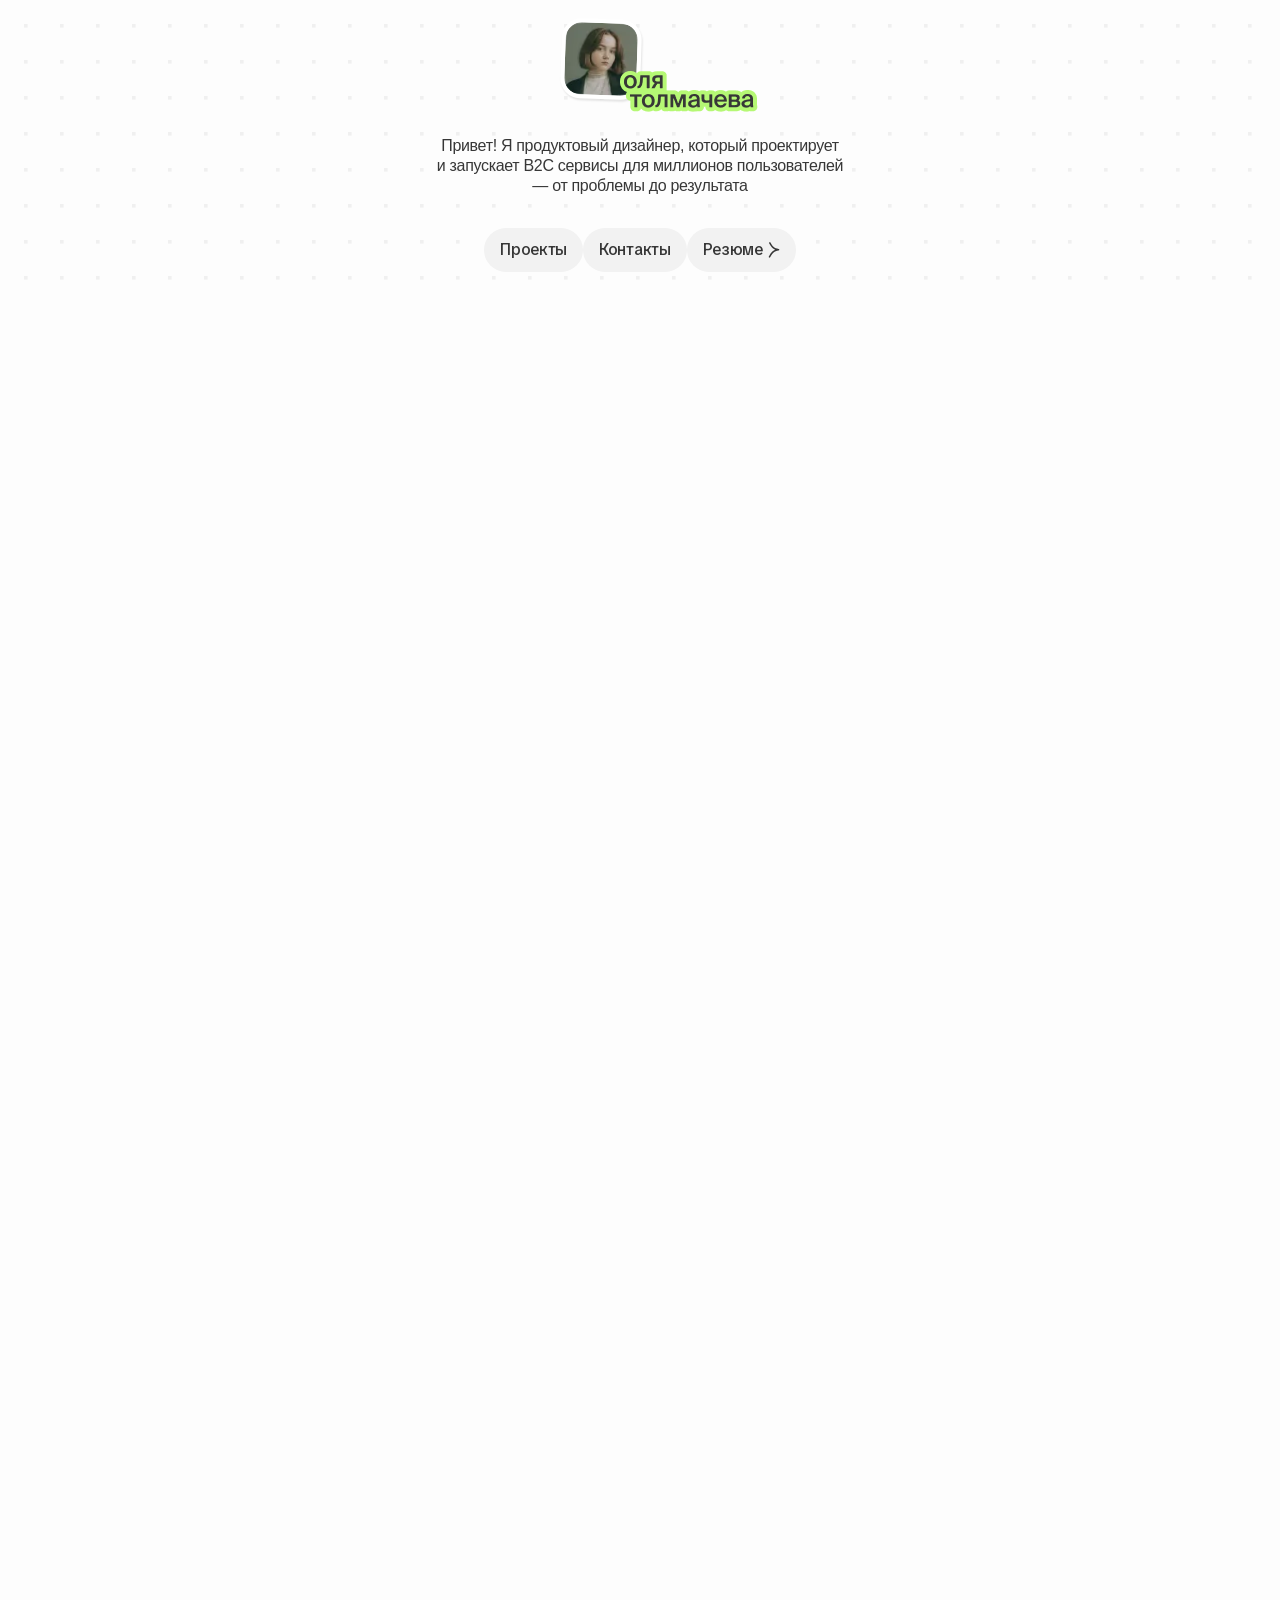
<file: index.html>
<!doctype html>
<html lang="ru">
  <head>
    <meta charset="UTF-8" />
    <meta name="viewport" content="width=device-width, initial-scale=1.0" />
    <title>Оля Толмачева / портфолио</title>
    <link rel="icon" href="data:image/svg+xml,<svg xmlns=%22http://www.w3.org/2000/svg%22 viewBox=%220 0 100 100%22><text y=%22.9em%22 font-size=%2290%22>🎾</text></svg>" type="image/svg+xml" />
    <link rel="icon" href="data:image/svg+xml,<svg xmlns=%22http://www.w3.org/2000/svg%22 viewBox=%220 0 100 100%22><text y=%22.9em%22 font-size=%2290%22>🎾</text></svg>" type="image/png" sizes="32x32" />
    <link rel="apple-touch-icon" href="./assets/ui/apple-touch-icon.png" />
    <link rel="stylesheet" href="./styles.css" />
    <link
      rel="preload"
      as="image"
      type="image/webp"
      href="./assets/avatar/avatar@1x.webp"
      imagesrcset="./assets/avatar/avatar@2x.webp 2x"
    />
    <link
      rel="preload"
      as="image"
      href="./assets/ui/name-badge@1x.png"
      imagesrcset="./assets/ui/name-badge@2x.png 2x, ./assets/ui/name-badge@3x.png 3x"
    />
    <link
      rel="preload"
      as="image"
      type="image/webp"
      href="./assets/cards/card-1@1x.webp"
      imagesrcset="./assets/cards/card-1@2x.webp 2x"
      imagesizes="(min-width: 1281px) 420px, (min-width: 769px) 45vw, calc(100vw - 32px)"
    />
    <link
      rel="preload"
      as="image"
      type="image/webp"
      href="./assets/cards/card-4-phone@1x.webp"
      imagesrcset="./assets/cards/card-4-phone@2x.webp 2x"
      imagesizes="(min-width: 1281px) 420px, (min-width: 769px) 45vw, calc(100vw - 32px)"
      media="(min-width: 769px)"
    />
    <script>document.documentElement.classList.add("with-reveal");</script>
    <noscript><style>.portfolio, .portfolio img { opacity: 1; transform: none; }</style></noscript>
  </head>
  <body>
    <main class="portfolio">
      <div class="portfolio__container">
        <aside class="profile">
          <div>
            <div class="profile__avatar-block">
              <div class="profile__avatar-frame">
                <picture>
                  <source type="image/webp" srcset="./assets/avatar/avatar@1x.webp 1x, ./assets/avatar/avatar@2x.webp 2x" />
                  <img class="profile__avatar" src="./assets/avatar/avatar@1x.png" srcset="./assets/avatar/avatar@2x.png 2x" alt="аватар Оли Ивченко" decoding="async" fetchpriority="high" />
                </picture>
              </div>
              <div class="profile__name">
                <img class="profile__name-badge" src="./assets/ui/name-badge@1x.png" srcset="./assets/ui/name-badge@2x.png 2x, ./assets/ui/name-badge@3x.png 3x" alt="оля толмачева (Ивченко)" width="138" height="41" decoding="async" fetchpriority="high" />
                <span class="profile__name-hint" aria-hidden="true">(Ивченко)</span>
              </div>
            </div>
            <p class="profile__about">
              Привет! Я продуктовый дизайнер, который проектирует и&nbsp;запускает B2C сервисы для&nbsp;миллионов пользователей — от&nbsp;проблемы до&nbsp;результата
            </p>
          </div>

          <div class="profile__bottom">
            <img class="profile__squiggle" src="./assets/ui/squiggle.svg" alt="" width="255" height="76" />
            <nav class="menu" aria-label="Навигация">
              <a class="menu__button menu__button--nav" href="#projects" data-scroll-target="projects">Проекты</a>
              <a class="menu__button menu__button--nav" href="#contacts" data-scroll-target="contacts">Контакты</a>
              <a class="menu__button menu__button--nav menu__button--resume" href="./assets/resume/CV Толмачева Ольга.pdf" download>
                Резюме
                <img class="menu__chevron" src="./assets/ui/chevron.svg" alt="" width="20" height="20" />
              </a>
            </nav>
          </div>
        </aside>

        <section class="content" aria-label="Проекты">
          <div class="projects" id="projects">
            <div class="projects__col">
              <a class="card card--link" href="./cases/cashback/index.html">
                <picture class="card__media">
                  <source type="image/webp" srcset="./assets/cards/card-1@1x.webp 1x, ./assets/cards/card-1@2x.webp 2x" sizes="(min-width: 1281px) 420px, (min-width: 769px) 45vw, calc(100vw - 32px)" />
                  <img class="card__image" src="./assets/cards/card-1@1x.png" srcset="./assets/cards/card-1@1x.png 1x, ./assets/cards/card-1@2x.png 2x" sizes="(min-width: 1281px) 420px, (min-width: 769px) 45vw, calc(100vw - 32px)" alt="Интеграция сервиса кешбэка в почту" decoding="async" fetchpriority="high" />
                </picture>
                <div class="card__meta">2025&nbsp; /&nbsp; mobile&nbsp; /&nbsp; web</div>
                <h2 class="card__title">Интеграция сервиса кешбэка в почту</h2>
              </a>

              <a class="card card--link" href="./cases/autoload/index.html">
                <picture class="card__media">
                  <source type="image/webp" srcset="./assets/cards/card-2@1x.webp 1x, ./assets/cards/card-2@2x.webp 2x" sizes="(min-width: 1281px) 420px, (min-width: 769px) 45vw, calc(100vw - 32px)" />
                  <img class="card__image" src="./assets/cards/card-2@1x.png" srcset="./assets/cards/card-2@1x.png 1x, ./assets/cards/card-2@2x.png 2x" sizes="(min-width: 1281px) 420px, (min-width: 769px) 45vw, calc(100vw - 32px)" alt="Интеграция автозагрузки файлов в почту" loading="lazy" decoding="async" />
                </picture>
                <div class="card__meta">2024&nbsp; /&nbsp; mobile</div>
                <h2 class="card__title">Интеграция автозагрузки файлов в почту</h2>
              </a>

              <a class="card card--link" href="./cases/special/index.html">
                <picture class="card__media">
                  <source type="image/webp" srcset="./assets/cards/card-3@1x.webp 1x, ./assets/cards/card-3@2x.webp 2x" sizes="(min-width: 1281px) 420px, (min-width: 769px) 45vw, calc(100vw - 32px)" />
                  <img class="card__image" src="./assets/cards/card-3@1x.png" srcset="./assets/cards/card-3@1x.png 1x, ./assets/cards/card-3@2x.png 2x" sizes="(min-width: 1281px) 420px, (min-width: 769px) 45vw, calc(100vw - 32px)" alt="Спецпроект с кешбэком за чеки в почте" loading="lazy" decoding="async" />
                </picture>
                <div class="card__meta">2025&nbsp; /&nbsp; mobile</div>
                <h2 class="card__title">Спецпроект с кешбэком за чеки в почте</h2>
              </a>
            </div>

            <div class="projects__col">
              <a class="card card--link card--tall" href="./cases/entertainment/index.html">
                <div class="card__media card__media--tall card__media--layered">
                  <video class="card__video" autoplay muted loop playsinline preload="metadata" aria-hidden="true">
                    <source src="./assets/cards/card-4.mp4" type="video/mp4" />
                  </video>
                  <picture>
                    <source type="image/webp" srcset="./assets/cards/card-4-phone@1x.webp 1x, ./assets/cards/card-4-phone@2x.webp 2x" sizes="(min-width: 1281px) 420px, (min-width: 769px) 45vw, calc(100vw - 32px)" />
                    <img class="card__image card__image--tall" src="./assets/cards/card-4-phone@1x.png" srcset="./assets/cards/card-4-phone@1x.png 1x, ./assets/cards/card-4-phone@2x.png 2x" sizes="(min-width: 1281px) 420px, (min-width: 769px) 45vw, calc(100vw - 32px)" alt="Редизайн раздела развлечения в почте" loading="lazy" decoding="async" />
                  </picture>
                </div>
                <div class="card__meta">2026&nbsp; /&nbsp; mobile</div>
                <h2 class="card__title">Редизайн раздела развлечения в почте</h2>
              </a>

              <a class="card card--link" href="./cases/cleanup/index.html">
                <picture class="card__media">
                  <source type="image/webp" srcset="./assets/cards/card-5@1x.webp 1x, ./assets/cards/card-5@2x.webp 2x" sizes="(min-width: 1281px) 420px, (min-width: 769px) 45vw, calc(100vw - 32px)" />
                  <img class="card__image" src="./assets/cards/card-5@1x.png" srcset="./assets/cards/card-5@1x.png 1x, ./assets/cards/card-5@2x.png 2x" sizes="(min-width: 1281px) 420px, (min-width: 769px) 45vw, calc(100vw - 32px)" alt="Очистка места на телефоне" loading="lazy" decoding="async" />
                </picture>
                <div class="card__meta">2025&nbsp; /&nbsp; mobile</div>
                <h2 class="card__title">Очистка места на телефоне</h2>
              </a>
            </div>
          </div>

          <a class="playground" href="./playground/index.html" aria-label="Открыть UI playground">
            <picture class="playground__layer playground__layer--bg">
              <source type="image/webp" srcset="./assets/playground/playground-bg@1x.webp 1x, ./assets/playground/playground-bg@2x.webp 2x" />
              <img class="playground__img" src="./assets/playground/playground-bg@1x.png" srcset="./assets/playground/playground-bg@2x.png 2x" alt="" loading="lazy" decoding="async" />
            </picture>
            <picture class="playground__layer playground__layer--fg">
              <source type="image/webp" srcset="./assets/playground/playground-fg@1x.webp 1x, ./assets/playground/playground-fg@2x.webp 2x" />
              <img class="playground__img" src="./assets/playground/playground-fg@1x.png" srcset="./assets/playground/playground-fg@2x.png 2x" alt="" loading="lazy" decoding="async" />
            </picture>
            <div class="playground__blur">
              <span class="playground__tag">UI playground</span>
              <span class="playground__button" aria-hidden="true">
                <img class="playground__chevron" src="./assets/ui/chevron-playground.svg" alt="" width="20" height="20" />
              </span>
            </div>
          </a>

          <footer class="footer" id="contacts">
            <p class="footer__text">
              Открыта к новым
              <img class="footer__highlight" src="./assets/ui/footer-highlight@1x.png" srcset="./assets/ui/footer-highlight@2x.png 2x, ./assets/ui/footer-highlight@3x.png 3x" alt="проектам" />
            </p>
            <img class="footer__arrow" src="./assets/ui/footer-arrow.svg" alt="" width="52" height="71" />
            <div class="footer__contacts">
              <a class="menu__button menu__button--secondary" href="mailto:olivchenga@gmail.com" target="_blank" rel="noopener noreferrer">olivchenga@gmail.com</a>
              <a class="menu__button menu__button--secondary" href="https://t.me/olya_sick" target="_blank" rel="noopener noreferrer">Telegram</a>
              <a class="menu__button menu__button--secondary" href="https://vk.ru/p97043k" target="_blank" rel="noopener noreferrer">VK</a>
            </div>
          </footer>
        </section>
      </div>

    </main>

    <nav class="bottom-nav" aria-label="Навигация">
      <div class="bottom-nav__bar menu">
        <a class="menu__button menu__button--nav" href="#projects" data-scroll-target="projects">Проекты</a>
        <a class="menu__button menu__button--nav" href="#contacts" data-scroll-target="contacts">Контакты</a>
        <a class="menu__button menu__button--nav menu__button--resume" href="./assets/resume/CV Толмачева Ольга.pdf" download>
          Резюме
          <img class="menu__chevron" src="./assets/ui/chevron.svg" alt="" width="20" height="20" />
        </a>
      </div>
    </nav>

    <script>
      const content = document.querySelector(".content");
      const navAnchors = document.querySelectorAll("[data-scroll-target]");
      let smoothTargetScrollTop = 0;
      let smoothAnimationFrame = null;

      if (window.matchMedia("(prefers-reduced-motion: reduce)").matches) {
        document.querySelectorAll(".card__video").forEach((video) => {
          video.removeAttribute("autoplay");
          video.pause();
        });
      }

      const clamp = (value, min, max) => Math.min(Math.max(value, min), max);

      const runSmoothScroll = () => {
        if (!content) {
          smoothAnimationFrame = null;
          return;
        }

        const diff = smoothTargetScrollTop - content.scrollTop;
        if (Math.abs(diff) < 0.5) {
          content.scrollTop = smoothTargetScrollTop;
          smoothAnimationFrame = null;
          return;
        }

        content.scrollTop += diff * 0.14;
        smoothAnimationFrame = window.requestAnimationFrame(runSmoothScroll);
      };

      /** When layout scrolls the document (≤1280px), .content is not scrollable — scrollIntoView. Otherwise keep one path with smoothTargetScrollTop so wheel + anchors stay in sync. */
      const scrollToNavTarget = (target) => {
        if (!content || !target) {
          return;
        }

        const maxScrollTop = content.scrollHeight - content.clientHeight;
        const useContentScroll =
          maxScrollTop > 1 && !window.matchMedia("(max-width: 1280px)").matches;

        if (useContentScroll) {
          const contentTop = content.getBoundingClientRect().top;
          const targetTop = target.getBoundingClientRect().top;
          const nextTop = clamp(
            content.scrollTop + (targetTop - contentTop),
            0,
            Math.max(0, maxScrollTop)
          );
          smoothTargetScrollTop = nextTop;
          if (!smoothAnimationFrame) {
            smoothAnimationFrame = window.requestAnimationFrame(runSmoothScroll);
          }
          return;
        }

        target.scrollIntoView({ behavior: "smooth", block: "start" });
      };

      navAnchors.forEach((anchor) => {
        anchor.addEventListener("click", (event) => {
          event.preventDefault();
          const targetId = anchor.getAttribute("data-scroll-target");
          const target = document.getElementById(targetId);
          scrollToNavTarget(target);
        });
      });

      window.addEventListener(
        "wheel",
        (event) => {
          if (!content || window.matchMedia("(max-width: 1280px)").matches) {
            return;
          }

          if (event.ctrlKey) {
            return;
          }

          const interactiveSelector = "input, textarea, select, [contenteditable='true']";
          if (event.target instanceof Element && event.target.closest(interactiveSelector)) {
            return;
          }

          event.preventDefault();
          const maxScrollTop = content.scrollHeight - content.clientHeight;
          smoothTargetScrollTop = clamp(smoothTargetScrollTop + event.deltaY, 0, Math.max(0, maxScrollTop));

          if (!smoothAnimationFrame) {
            smoothAnimationFrame = window.requestAnimationFrame(runSmoothScroll);
          }
        },
        { passive: false }
      );

      if (content) {
        smoothTargetScrollTop = content.scrollTop;
      }

      const portfolio = document.querySelector(".portfolio");

      const revealPortfolio = () => {
        portfolio?.classList.add("is-visible");
      };

      const waitForImage = (img) =>
        img.complete
          ? Promise.resolve()
          : new Promise((resolve) => {
              img.addEventListener("load", resolve, { once: true });
              img.addEventListener("error", resolve, { once: true });
            });

      document.querySelectorAll(".portfolio img:not(.card__image):not(.playground__img)").forEach((img) => {
        const markLoaded = () => img.classList.add("is-loaded");

        if (img.complete) {
          markLoaded();
          return;
        }

        img.addEventListener("load", markLoaded, { once: true });
        img.addEventListener("error", markLoaded, { once: true });
      });

      const cardSizes = "(min-width: 1281px) 420px, (min-width: 769px) 45vw, calc(100vw - 32px)";
      const cardSources = [
        ["./assets/cards/card-2@1x.webp", "./assets/cards/card-2@2x.webp"],
        ["./assets/cards/card-3@1x.webp", "./assets/cards/card-3@2x.webp"],
        ["./assets/cards/card-5@1x.webp", "./assets/cards/card-5@2x.webp"],
      ];

      const prefetchCard = ([oneX, twoX]) => {
        const prefetch = new Image();
        prefetch.sizes = cardSizes;
        prefetch.srcset = `${oneX} 1x, ${twoX} 2x`;
        prefetch.src = oneX;
      };

      const criticalImages = [...document.querySelectorAll(".portfolio img")].filter(
        (img) => img.loading !== "lazy"
      );

      Promise.race([
        Promise.all(criticalImages.map(waitForImage)),
        new Promise((resolve) => setTimeout(resolve, 2000)),
      ]).then(() => {
        requestAnimationFrame(revealPortfolio);

        if ("requestIdleCallback" in window) {
          requestIdleCallback(() => cardSources.forEach(prefetchCard));
        } else {
          setTimeout(() => cardSources.forEach(prefetchCard), 300);
        }
      });
    </script>
    <script src="./assets/js/reveal.js"></script>
  </body>
</html>
</file>
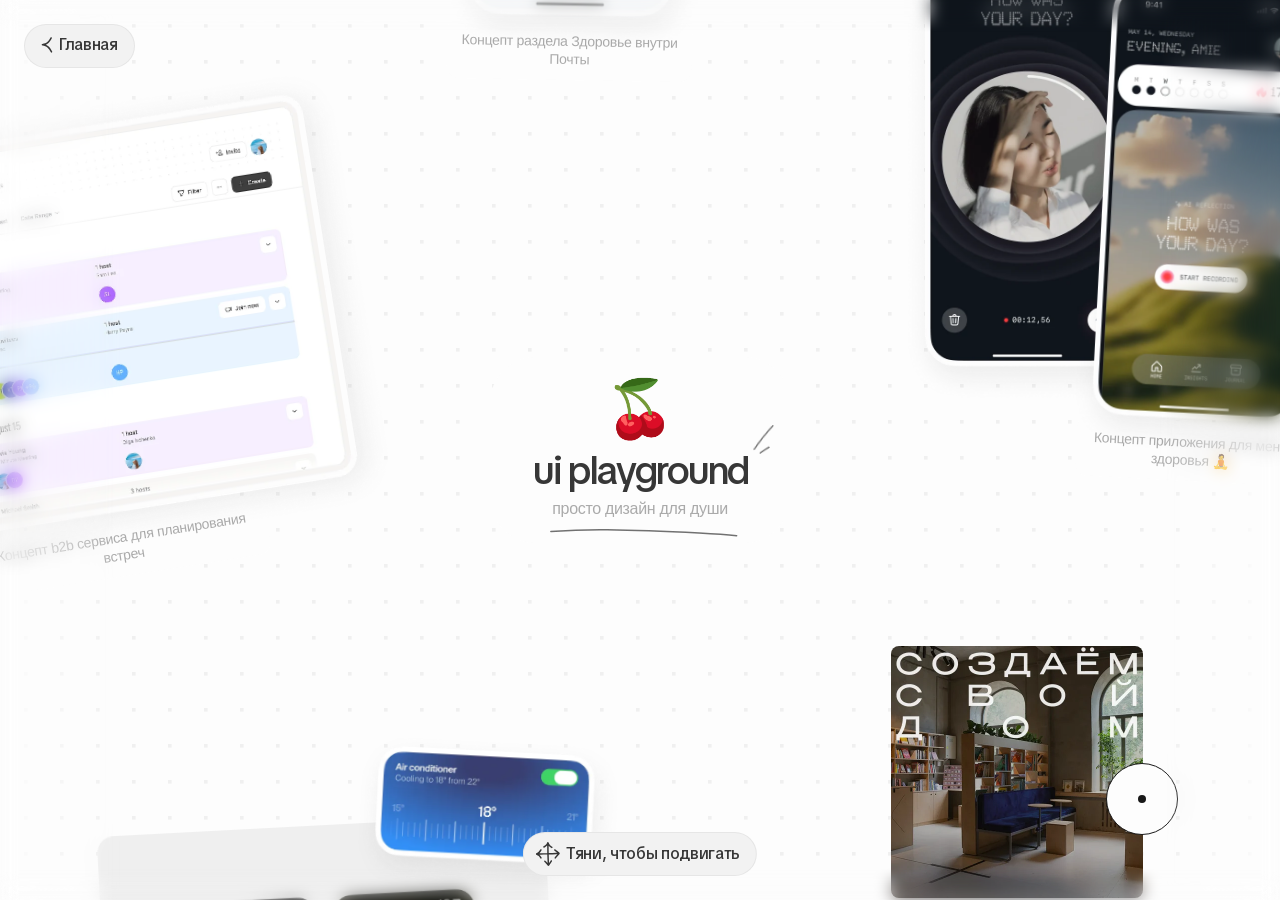
<file: playground/index.html>
<!doctype html>
<html lang="ru">
  <head>
    <meta charset="UTF-8" />
    <meta name="viewport" content="width=device-width, initial-scale=1.0" />
    <title>Оля Толмачева / UI playground</title>
    <link rel="icon" href="data:image/svg+xml,<svg xmlns=%22http://www.w3.org/2000/svg%22 viewBox=%220 0 100 100%22><text y=%22.9em%22 font-size=%2290%22>🎾</text></svg>" type="image/svg+xml" />
    <link rel="icon" href="data:image/svg+xml,<svg xmlns=%22http://www.w3.org/2000/svg%22 viewBox=%220 0 100 100%22><text y=%22.9em%22 font-size=%2290%22>🎾</text></svg>" type="image/png" sizes="32x32" />
    <link rel="apple-touch-icon" href="../assets/ui/apple-touch-icon.png" />
    <link rel="stylesheet" href="../styles.css" />
    <link rel="stylesheet" href="../playground.css" />
    <script>document.documentElement.classList.add("with-reveal");</script>
    <noscript><style>.portfolio, .portfolio img { opacity: 1; transform: none; }</style></noscript>
  </head>
  <body>
    <main class="portfolio board-page" aria-label="UI playground">
      <header class="board-chrome">
        <a class="board-back" href="../index.html">
          <img class="board-back__icon" src="../assets/ui/chevron-back.svg" alt="" width="20" height="20" />
          Главная
        </a>
      </header>

      <div class="board" data-board>
        <div class="board__canvas" data-board-canvas>
          <div class="board-title" data-board-title>
            <p class="board-title__name"><span class="board-title__spark" aria-hidden="true">🍒</span><span class="board-title__label">ui playground</span></p>
            <p class="board-title__lead">просто дизайн для души</p>
          </div>

          <figure class="board-item board-item--image board-item--doodle" data-board-item style="--rot: 8deg; --hover-tilt: -4deg; left: 1858px; top: 493px; width: 255px; z-index: 10;">
            <img class="board-item__img" src="../assets/ui/squiggle.svg" alt="" width="255" height="76" />
          </figure>
          <figure class="board-item board-item--image board-item--doodle" data-board-item style="--rot: 8deg; --hover-tilt: -4deg; left: 869px; top: 443px; width: 17px; opacity: 0.7;">
            <img class="board-item__img" src="../assets/playground/pieces/roscherk.svg" alt="" width="17" height="32" />
          </figure>
          <figure class="board-item board-item--image board-item--doodle" data-board-item style="--rot: 0deg; --hover-tilt: -4deg; left: 664px; top: 548px; width: 188px; opacity: 0.7;">
            <img class="board-item__img" src="../assets/playground/pieces/Vector 10366.svg" alt="" width="17" height="32" />
          </figure>
        
          <p class="board-item board-note" data-board-item style="--rot: 3deg; --hover-tilt: -3deg; left: 1190px; top: 440px; width: 229px;">Концепт приложения для&nbsp;мент. здоровья 🧘</p>
          <p class="board-item board-note" data-board-item style="--rot: -9deg; --hover-tilt: 3deg; left: 90px; top: 535px; width: 293px;">Концепт b2b сервиса для&nbsp;планирования встреч</p>
          <p class="board-item board-note" data-board-item style="--rot: 0deg; --hover-tilt: 3deg; left: 1002px; top: 920px; width: 252px;">Из концепта редизайна лендинга арх. бюро</p>
          <p class="board-item board-note" data-board-item style="--rot: -3deg; --hover-tilt: 3deg; left: 336px; top: 1299px; width: 252px;">Концепт приложения для&nbsp;умного дома</p>
          <p class="board-item board-note" data-board-item style="--rot: 1deg; --hover-tilt: 1deg; left: 561px; top: 39px; width: 245px;">Концепт раздела Здоровье внутри Почты</p>
          <p class="board-item board-note" data-board-item style="--rot: 0deg; --hover-tilt: 2deg; left: 1663px; top: 850px; width: 252px;">Из концепта редизайна лендинга арх. бюро</p>
          <p class="board-item board-note" data-board-item style="--rot: 2deg; --hover-tilt: -2deg; left: 61px; top: -130px; width: 250px;">Мой любимый мем</p>

          <figure class="board-item board-item--image" data-board-item style="--rot: 0deg; --hover-tilt: 4deg; left: 1015px; top: -64px; width: 260px;">
            <picture>
              <source type="image/webp" srcset="../assets/playground/pieces/phone-record.webp" />
              <img class="board-item__img" src="../assets/playground/pieces/phone-record.png" alt="" width="566" height="1062" />
            </picture>
          </figure>
          <figure class="board-item board-item--image" data-board-item style="--rot: 3deg; --hover-tilt: -4deg; left: 1192px; top: -11px; width: 260px;">
            <picture>
              <source type="image/webp" srcset="../assets/playground/pieces/phone-checkin.webp" />
              <img class="board-item__img" src="../assets/playground/pieces/phone-checkin.png" alt="" width="566" height="1062" />
            </picture>
          </figure>

          <figure class="board-item board-item--image" data-board-item style="--rot: -9deg; --hover-tilt: 3deg; left: -114px; top: 124px; width: 600px;">
            <picture>
              <source type="image/webp" srcset="../assets/playground/pieces/meetings-ui.webp" />
              <img class="board-item__img" src="../assets/playground/pieces/meetings-ui.png" alt="" width="1174" height="877" />
            </picture>
          </figure>

          <figure class="board-item board-item--image board-item--rounded" data-board-item style="--rot: 0deg; --hover-tilt: 3deg; left: 1005px; top: 665px; width: 252px;">
            <picture>
              <source type="image/webp" srcset="../assets/playground/pieces/arch-square.webp" />
              <img class="board-item__img" src="../assets/playground/pieces/arch-square.png" alt="" width="504" height="504" />
            </picture>
          </figure>
          <figure class="board-item board-item--image" data-board-item style="--rot: 0deg; --hover-tilt: -6deg; left: 1220px; top: 782px; width: 72px;">
            <img class="board-item__img" src="../assets/playground/pieces/arch-cursor.svg" alt="" width="72" height="72" />
          </figure>

          <figure class="board-item board-item--image" data-board-item style="--rot: -6deg; --hover-tilt: 4deg; left: 813px; top: -372px; width: 210px; z-index: 11;">
            <picture>
              <source type="image/webp" srcset="../assets/playground/pieces/wiget-2-blue.webp" />
              <img class="board-item__img" src="../assets/playground/pieces/wiget-2-blue.png" alt="" width="444" height="434" />
            </picture>
          </figure>
          <figure class="board-item board-item--image" data-board-item style="--rot: 7deg; --hover-tilt: -4deg; left: 707px; top: -486px; width: 210px; z-index: 10;">
            <picture>
              <source type="image/webp" srcset="../assets/playground/pieces/wiget-1-pink.webp" />
              <img class="board-item__img" src="../assets/playground/pieces/wiget-1-pink.png" alt="" width="450" height="439" />
            </picture>
          </figure>
          <figure class="board-item board-item--image" data-board-item style="--rot: 1deg; --hover-tilt: -3deg; left: 561px; top: -413px; width: 260px;">
            <picture>
              <source type="image/webp" srcset="../assets/playground/pieces/health-phone.webp" />
              <img class="board-item__img" src="../assets/playground/pieces/health-phone.png" alt="" width="566" height="1058" />
            </picture>
          </figure>

          <figure class="board-item board-item--image" data-board-item style="--rot: -3deg; --hover-tilt: 4deg; left: 222px; top: 844px; width: 448px;">
            <picture>
              <source type="image/webp" srcset="../assets/playground/pieces/smart-home.webp" />
              <img class="board-item__img" src="../assets/playground/pieces/smart-home.png" alt="" width="896" height="896" />
            </picture>
          </figure>
          <figure class="board-item board-item--image" data-board-item style="--rot: 3deg; --hover-tilt: -4deg; left: 467px; top: 754px; width: 270px;">
            <picture>
              <source type="image/webp" srcset="../assets/playground/pieces/temperature.webp" />
              <img class="board-item__img" src="../assets/playground/pieces/temperature.png" alt="" width="603" height="365" />
            </picture>
          </figure>

          <figure class="board-item board-item--image" data-board-item style="--rot: 0deg; --hover-tilt: 2deg; left: 1573px; top: 536px; width: 461px;">
            <picture>
              <source type="image/webp" srcset="../assets/playground/pieces/arch-want.webp" />
              <img class="board-item__img" src="../assets/playground/pieces/arch-want.png" alt="" width="1042" height="784" />
            </picture>
          </figure>

          <figure class="board-item board-item--image board-item--rounded" data-board-item style="--rot: 2deg; --hover-tilt: 2deg; left: 61px; top: -310px; width: 250px; opacity: 0.9;">
            <picture>
              <source type="image/webp" srcset="../assets/playground/pieces/images.webp" />
              <img class="board-item__img" src="../assets/playground/pieces/images.jpeg" alt="" width="529" height="378" />
            </picture>
          </figure>
        </div>
        <div class="board-blur board-blur--left" aria-hidden="true"></div>
        <div class="board-blur board-blur--right" aria-hidden="true"></div>
        <div class="board-blur board-blur--top" aria-hidden="true"></div>
        <div class="board-blur board-blur--bottom" aria-hidden="true"></div>
      </div>

      <p class="board-hint">
        <img class="board-hint__icon" src="../assets/playground/pieces/drag-icon.svg" alt="" width="24" height="24" />
        Тяни, чтобы подвигать
      </p>
    </main>

    <script src="../assets/js/playground-board.js"></script>
  </body>
</html>
</file>
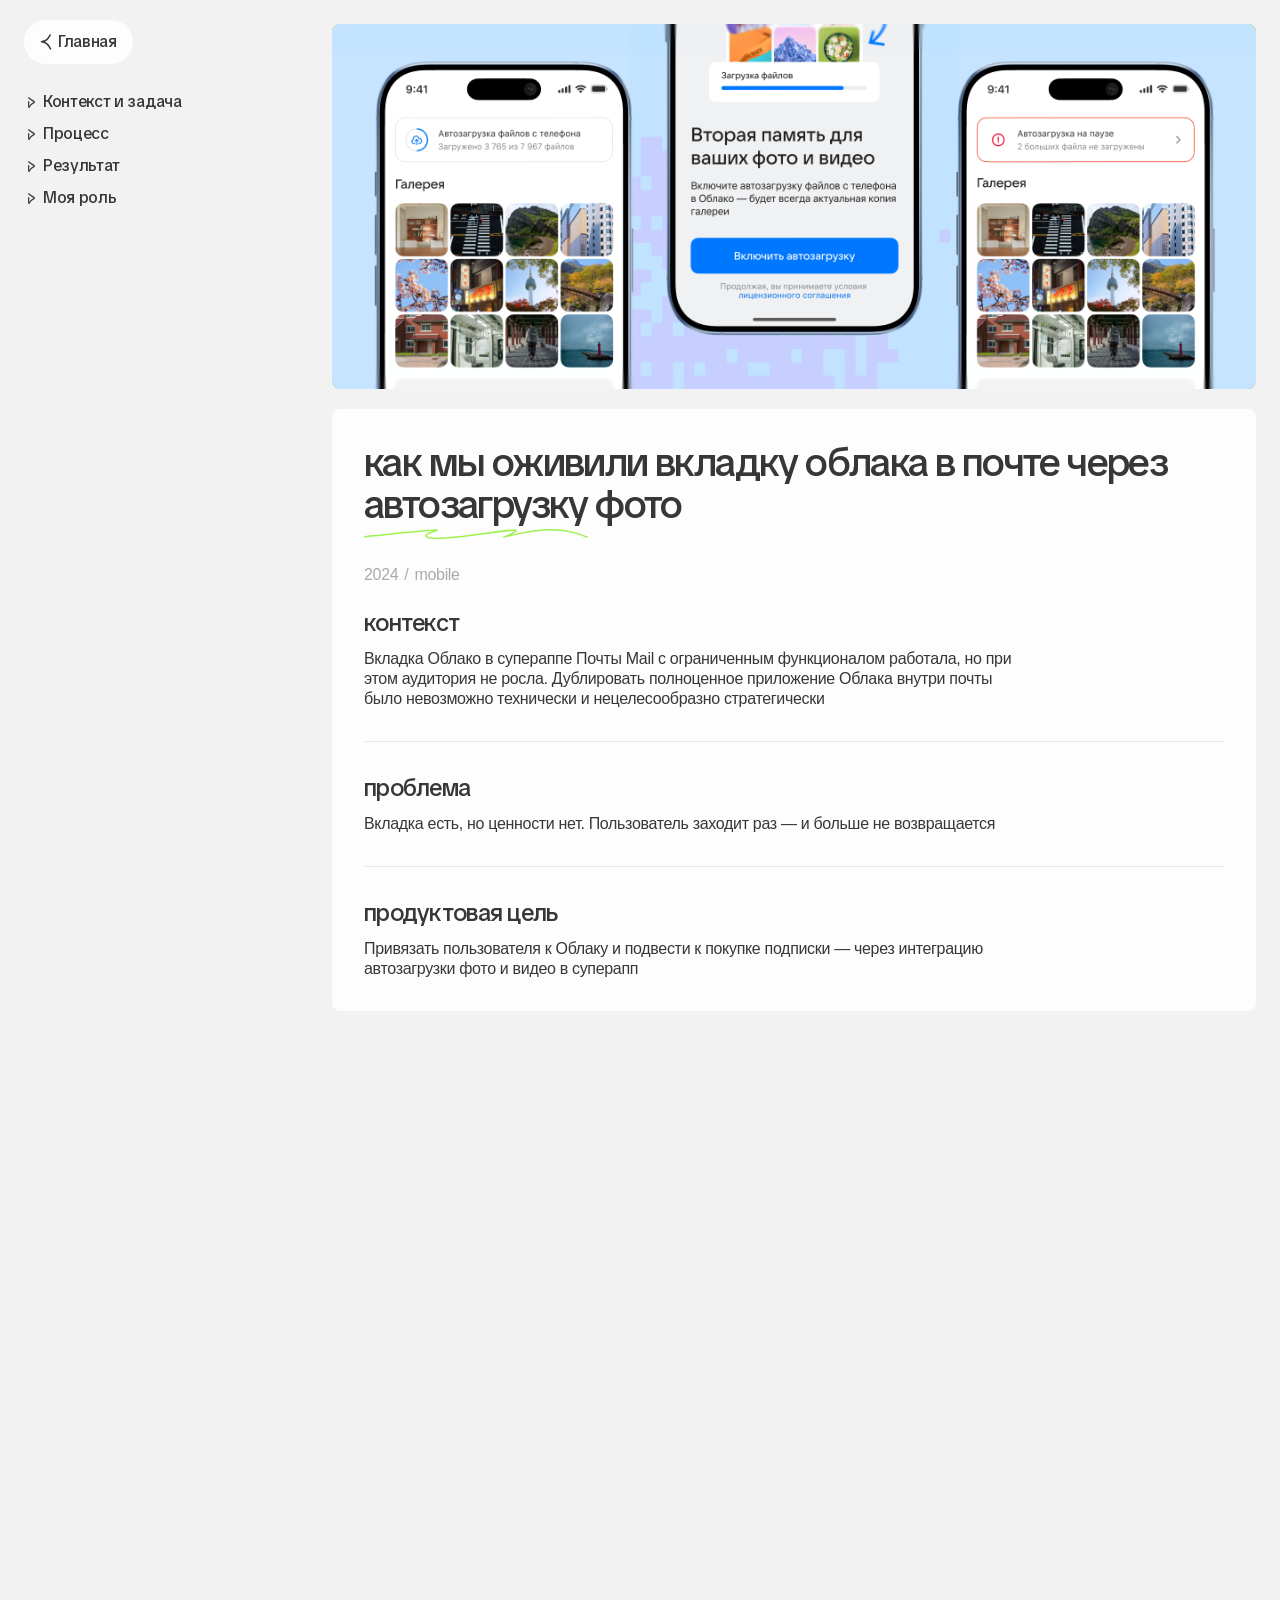
<file: cases/autoload/index.html>
<!doctype html>
<html lang="ru">
  <head>
    <meta charset="UTF-8" />
    <meta name="viewport" content="width=device-width, initial-scale=1.0" />
    <title>Оля Толмачева / Интеграция автозагрузки файлов в почту</title>
    <link rel="icon" href="data:image/svg+xml,<svg xmlns=%22http://www.w3.org/2000/svg%22 viewBox=%220 0 100 100%22><text y=%22.9em%22 font-size=%2290%22>🎾</text></svg>" type="image/svg+xml" />
    <link rel="icon" href="data:image/svg+xml,<svg xmlns=%22http://www.w3.org/2000/svg%22 viewBox=%220 0 100 100%22><text y=%22.9em%22 font-size=%2290%22>🎾</text></svg>" type="image/png" sizes="32x32" />
    <link rel="apple-touch-icon" href="../../assets/ui/apple-touch-icon.png" />
    <link rel="stylesheet" href="../../styles.css" />
    <link rel="stylesheet" href="../../case.css" />
    <script>document.documentElement.classList.add("with-reveal");</script>
    <noscript><style>.portfolio, .portfolio img { opacity: 1; transform: none; }</style></noscript>
  </head>
  <body>
    <main class="portfolio case-page case-page--autoload">
      <div class="portfolio__container">
        <aside class="case-sidebar" aria-label="Навигация по кейсу">
          <div class="case-sidebar__bar">
            <div class="case-sidebar__header">
              <a class="case-back" href="../../index.html">
                <img class="case-back__icon" src="../../assets/cases/autoload/chevron-back.svg" alt="" width="20" height="20" />
                Главная
              </a>
              <button class="case-burger" type="button" aria-expanded="false" aria-controls="case-nav" aria-label="Разделы кейса">
                <span class="case-burger__line" aria-hidden="true"></span>
                <span class="case-burger__line" aria-hidden="true"></span>
                <span class="case-burger__line" aria-hidden="true"></span>
              </button>
            </div>
            <nav class="case-nav" id="case-nav">
              <a class="case-nav__link" href="#context" data-scroll-target="context">
                <img class="case-nav__marker" src="../../assets/cases/autoload/nav-marker.svg" alt="" width="7" height="11" />
                Контекст и задача
              </a>
              <a class="case-nav__link" href="#process" data-scroll-target="process">
                <img class="case-nav__marker" src="../../assets/cases/autoload/nav-marker.svg" alt="" width="7" height="11" />
                Процесс
              </a>
              <a class="case-nav__link" href="#results" data-scroll-target="results">
                <img class="case-nav__marker" src="../../assets/cases/autoload/nav-marker.svg" alt="" width="7" height="11" />
                Результат
              </a>
              <a class="case-nav__link" href="#role" data-scroll-target="role">
                <img class="case-nav__marker" src="../../assets/cases/autoload/nav-marker.svg" alt="" width="7" height="11" />
                Моя роль
              </a>
            </nav>
          </div>
        </aside>

        <section class="content case-content" aria-label="Кейс: интеграция автозагрузки файлов в почту">
          <div class="case-block">
            <div class="case-hero-media" aria-hidden="true">
              <div class="case-hero-media__bg"></div>
              <img class="case-hero-media__img" src="../../assets/cases/autoload/Header@1x.png" srcset="../../assets/cases/autoload/Header@1x.png 1x, ../../assets/cases/autoload/Header@2x.png 2x" alt="" loading="eager" decoding="async" />
            </div>

            <article class="case-panel case-panel--padded case-intro" id="context">
              <div class="case-intro__lead">
                <h1 class="case-title">
                  Как&nbsp;мы&nbsp;оживили вкладку Облака в&nbsp;почте через
                  <span class="case-title__mark">автозагрузку<img class="case-title__underline" src="../../assets/cases/autoload/title-underline.svg" alt="" width="222" height="15" /></span>
                  фото
                </h1>
                <div class="case-meta">
                  <span>2024</span>
                  <span>/</span>
                  <span>mobile</span>
                </div>
              </div>
              <div class="case-copy-stack">
                <div class="case-copy-block">
                  <h2 class="case-h2">Контекст</h2>
                  <div class="case-text">
                    <p>
                      Вкладка Облако в&nbsp;супераппе Почты Mail c ограниченным функционалом работала, но&nbsp;при этом аудитория не&nbsp;росла. Дублировать полноценное приложение Облака внутри почты было невозможно технически и&nbsp;нецелесообразно стратегически
                    </p>
                  </div>
                </div>
                <div class="case-copy-block">
                  <h2 class="case-h2">Проблема</h2>
                  <p class="case-text">
                    Вкладка есть, но&nbsp;ценности&nbsp;нет. Пользователь заходит раз&nbsp;— и&nbsp;больше не&nbsp;возвращается
                  </p>
                </div>
                <div class="case-copy-block">
                  <h2 class="case-h2">Продуктовая цель</h2>
                  <p class="case-text">
                    Привязать пользователя к&nbsp;Облаку и&nbsp;подвести к&nbsp;покупке подписки&nbsp;— через&nbsp;интеграцию автозагрузки фото и&nbsp;видео в&nbsp;суперапп
                  </p>
                </div>
              </div>
            </article>
          </div>

          <div class="case-block" id="process">
            <div class="case-split">
              <article class="case-panel case-panel--padded case-split__text">
                <span class="case-tag">Discover &amp; define</span>
                <div class="case-copy-block">
                  <h2 class="case-h2">Почему автозагрузка</h2>
                  <div class="case-text">
                    <p>
                      В&nbsp;отдельном приложении Облака автозагрузка фото и&nbsp;видео уже&nbsp;была доказанным драйвером вовлечённости: пользователи, которые её&nbsp;включали, возвращались заметно чаще. У&nbsp;неё&nbsp;был готовый SDK&nbsp;— интегрировать в&nbsp;почту можно было относительно быстро
                    </p>
                  </div>
                </div>
                <div class="case-copy-block">
                  <h2 class="case-h2">Краевые состояния</h2>
                  <p class="case-text">
                    За&nbsp;простой функцией скрывался разветвлённый флоу: пауза без&nbsp;Wi-Fi, ошибка при&nbsp;файлах больше 2&nbsp;ГБ, два&nbsp;сценария при&nbsp;заполненном хранилище&nbsp;— в&nbsp;зависимости от&nbsp;того, брал&nbsp;ли&nbsp;пользователь триал раньше. Каждая ветка&nbsp;— отдельный экран и&nbsp;отдельная коммуникация
                  </p>
                </div>
              </article>
              <div class="case-media-panel case-media-panel--flow" aria-hidden="true">
                <img class="case-media-panel__img" src="../../assets/cases/autoload/flow@1x.png" srcset="../../assets/cases/autoload/flow@1x.png 1x, ../../assets/cases/autoload/flow@2x.png 2x" alt="" loading="lazy" decoding="async" />
              </div>
            </div>

            <div class="case-split">
              <article class="case-panel case-panel--padded case-split__text">
                <span class="case-tag">Develop</span>
                <div class="case-copy-block">
                  <h2 class="case-h2">Гипотезы и фокус MVP</h2>
                  <div class="case-text">
                    <p>На основе предыдущих исследований автозагрузки сформулировали две ключевые гипотезы:</p>
                  </div>
                  <ul class="case-list">
                    <li class="case-list__item">
                      <img class="case-list__bullet" src="../../assets/cases/autoload/bullet.svg" alt="" width="7" height="17" />
                      <span class="case-text">Простой CTA для&nbsp;включения автозагрузки прямо во&nbsp;вкладке поможет пользователям понять ценность функции&nbsp;— и&nbsp;включить её</span>
                    </li>
                    <li class="case-list__item">
                      <img class="case-list__bullet" src="../../assets/cases/autoload/bullet.svg" alt="" width="7" height="17" />
                      <span class="case-text">Прозрачный статус автозагрузки повысит доверие и&nbsp;удержит пользователя в&nbsp;сервисе</span>
                    </li>
                  </ul>
                  <p class="case-text">
                    Мы&nbsp;сознательно отказались от&nbsp;сложных настроек и&nbsp;кастомизации на&nbsp;старте&nbsp;— сфокусировались на&nbsp;быстром включении и&nbsp;прозрачности состояний
                  </p>
                </div>
                <div class="case-copy-block">
                  <h2 class="case-h2">Проверка гипотез</h2>
                  <p class="case-text">
                    Юзабилити-тест показал, что&nbsp;блок автозагрузки понятен всем, триал подключается без&nbsp;затруднений. Мы&nbsp;немного доработали механику паузы и&nbsp;коммуникацию об&nbsp;ошибке заполнения хранилища&nbsp;— она&nbsp;вызывала негатив, несмотря на&nbsp;понятность текста
                  </p>
                </div>
              </article>
              <div class="case-media-panel" aria-hidden="true">
                <video class="case-media-panel__video" autoplay muted loop playsinline preload="metadata">
                  <source src="../../assets/cases/autoload/autoupload.mp4" type="video/mp4" />
                  <source src="../../assets/cases/autoload/autoupload.webm" type="video/webm" />
                </video>
              </div>
            </div>
          </div>

          <div class="case-block">
            <article class="case-panel case-panel--padded" id="results">
              <span class="case-tag">Deliver</span>
              <h2 class="case-h2">Результаты</h2>
              <p class="case-text">
                Интеграция автозагрузки превратила вкладку из&nbsp;вспомогательного раздела в&nbsp;сервис с&nbsp;понятной ценностью и&nbsp;поводом возвращаться
              </p>
              <div class="case-metrics case-metrics--trio">
                <div class="case-metric">
                  <p class="case-metric__value">+9%</p>
                  <p class="case-metric__label">Запуски приложения</p>
                </div>
                <div class="case-metric">
                  <p class="case-metric__value">+5%</p>
                  <p class="case-metric__label">Рекламный ARPU</p>
                </div>
                <div class="case-metric">
                  <p class="case-metric__value">+2,5 <span class="case-metric__unit">п.п.</span></p>
                  <p class="case-metric__label">Retention 1d</p>
                </div>
              </div>
            </article>
            <div class="case-media-panel" aria-hidden="true">
              <img class="case-media-panel__img" src="../../assets/cases/autoload/screens@1x.png" srcset="../../assets/cases/autoload/screens@1x.png 1x, ../../assets/cases/autoload/screens@2x.png 2x" alt="" loading="lazy" decoding="async" />
            </div>
          </div>

          <article class="case-panel case-panel--padded" id="role">
            <h2 class="case-h2">Моя роль</h2>
            <div class="case-text">
              <p>
                Продуктовый дизайнер в discovery-команде: руководитель продуктового направления, дизайнер, UX-редактор, UX-исследователь. Отвечала за гипотезы роста метрик, технические ограничения, пользовательский путь, корнер-кейсы и дизайн интеграции
              </p>
            </div>
          </article>

          <a class="footer footer--next" href="../special/index.html" aria-label="Следующий кейс: Спецпроект с кешбэком за чеки в почте">
            <p class="footer__text">
              смотреть следующий кейс
            </p>
            <img class="footer__squiggle" src="../../assets/ui/roscherk.svg" alt="" width="254" height="68" />
            <span class="footer__next" aria-hidden="true">
              <img class="footer__next-chevron" src="../../assets/ui/chevron-playground.svg" alt="" width="20" height="20" />
            </span>
          </a>
        </section>
      </div>
    </main>
    <script>
      const content = document.querySelector(".content");
      const navAnchors = document.querySelectorAll("[data-scroll-target]");
      let smoothTargetScrollTop = 0;
      let smoothAnimationFrame = null;

      if (window.matchMedia("(prefers-reduced-motion: reduce)").matches) {
        document.querySelectorAll(".case-media-panel__video").forEach((video) => {
          video.removeAttribute("autoplay");
          video.pause();
        });
      }

      const clamp = (value, min, max) => Math.min(Math.max(value, min), max);

      const runSmoothScroll = () => {
        if (!content) {
          smoothAnimationFrame = null;
          return;
        }

        const diff = smoothTargetScrollTop - content.scrollTop;
        if (Math.abs(diff) < 0.5) {
          content.scrollTop = smoothTargetScrollTop;
          smoothAnimationFrame = null;
          return;
        }

        content.scrollTop += diff * 0.14;
        smoothAnimationFrame = window.requestAnimationFrame(runSmoothScroll);
      };

      const scrollToNavTarget = (target) => {
        if (!content || !target) {
          return;
        }

        const maxScrollTop = content.scrollHeight - content.clientHeight;
        const useContentScroll =
          maxScrollTop > 1 && !window.matchMedia("(max-width: 1280px)").matches;

        if (useContentScroll) {
          const contentTop = content.getBoundingClientRect().top;
          const targetTop = target.getBoundingClientRect().top;
          const nextTop = clamp(
            content.scrollTop + (targetTop - contentTop),
            0,
            Math.max(0, maxScrollTop)
          );
          smoothTargetScrollTop = nextTop;
          if (!smoothAnimationFrame) {
            smoothAnimationFrame = window.requestAnimationFrame(runSmoothScroll);
          }
          return;
        }

        target.scrollIntoView({ behavior: "smooth", block: "start" });
      };

      const caseSidebar = document.querySelector(".case-sidebar");
      const caseBurger = document.querySelector(".case-burger");
      const caseNav = document.getElementById("case-nav");
      const caseNavMedia = window.matchMedia("(max-width: 1120px)");

      const closeCaseMenu = () => {
        caseSidebar?.classList.remove("is-menu-open");
        caseBurger?.setAttribute("aria-expanded", "false");
      };

      const toggleCaseMenu = () => {
        if (!caseSidebar || !caseBurger) {
          return;
        }
        const isOpen = caseSidebar.classList.toggle("is-menu-open");
        caseBurger.setAttribute("aria-expanded", String(isOpen));
      };

      caseBurger?.addEventListener("click", (event) => {
        event.stopPropagation();
        toggleCaseMenu();
      });

      caseNav?.querySelectorAll(".case-nav__link").forEach((link) => {
        link.addEventListener("click", () => {
          if (caseNavMedia.matches) {
            closeCaseMenu();
          }
        });
      });

      document.addEventListener("click", (event) => {
        if (!caseNavMedia.matches || !caseSidebar?.classList.contains("is-menu-open")) {
          return;
        }
        if (event.target instanceof Element && event.target.closest(".case-sidebar")) {
          return;
        }
        closeCaseMenu();
      });

      document.addEventListener("keydown", (event) => {
        if (event.key === "Escape") {
          closeCaseMenu();
        }
      });

      caseNavMedia.addEventListener("change", () => {
        if (!caseNavMedia.matches) {
          closeCaseMenu();
        }
      });

      navAnchors.forEach((anchor) => {
        anchor.addEventListener("click", (event) => {
          event.preventDefault();
          const targetId = anchor.getAttribute("data-scroll-target");
          const target = document.getElementById(targetId);
          scrollToNavTarget(target);
        });
      });

      window.addEventListener(
        "wheel",
        (event) => {
          if (!content || window.matchMedia("(max-width: 1280px)").matches) {
            return;
          }

          if (event.ctrlKey) {
            return;
          }

          const interactiveSelector = "input, textarea, select, [contenteditable='true']";
          if (event.target instanceof Element && event.target.closest(interactiveSelector)) {
            return;
          }

          event.preventDefault();
          const maxScrollTop = content.scrollHeight - content.clientHeight;
          smoothTargetScrollTop = clamp(smoothTargetScrollTop + event.deltaY, 0, Math.max(0, maxScrollTop));

          if (!smoothAnimationFrame) {
            smoothAnimationFrame = window.requestAnimationFrame(runSmoothScroll);
          }
        },
        { passive: false }
      );

      if (content) {
        smoothTargetScrollTop = content.scrollTop;
      }

      const portfolio = document.querySelector(".portfolio");

      const revealPortfolio = () => {
        portfolio?.classList.add("is-visible");
      };

      const waitForImage = (img) =>
        img.complete
          ? Promise.resolve()
          : new Promise((resolve) => {
              img.addEventListener("load", resolve, { once: true });
              img.addEventListener("error", resolve, { once: true });
            });

      const revealImageSelector =
        ".portfolio img:not(.case-hero-media__img):not(.case-media-panel__img):not(.case-carousel__control-icon):not(.case-title__underline):not(.footer__squiggle):not(.footer__next-chevron)";

      document.querySelectorAll(revealImageSelector).forEach((img) => {
        const markLoaded = () => img.classList.add("is-loaded");

        if (img.complete) {
          markLoaded();
          return;
        }

        img.addEventListener("load", markLoaded, { once: true });
        img.addEventListener("error", markLoaded, { once: true });
      });

      const criticalImages = [...document.querySelectorAll(".portfolio img")].filter(
        (img) => img.loading !== "lazy"
      );

      Promise.race([
        Promise.all(criticalImages.map(waitForImage)),
        new Promise((resolve) => setTimeout(resolve, 2000)),
      ]).then(() => requestAnimationFrame(revealPortfolio));
    </script>
    <script src="../../assets/js/reveal.js"></script>
  </body>
</html>
</file>
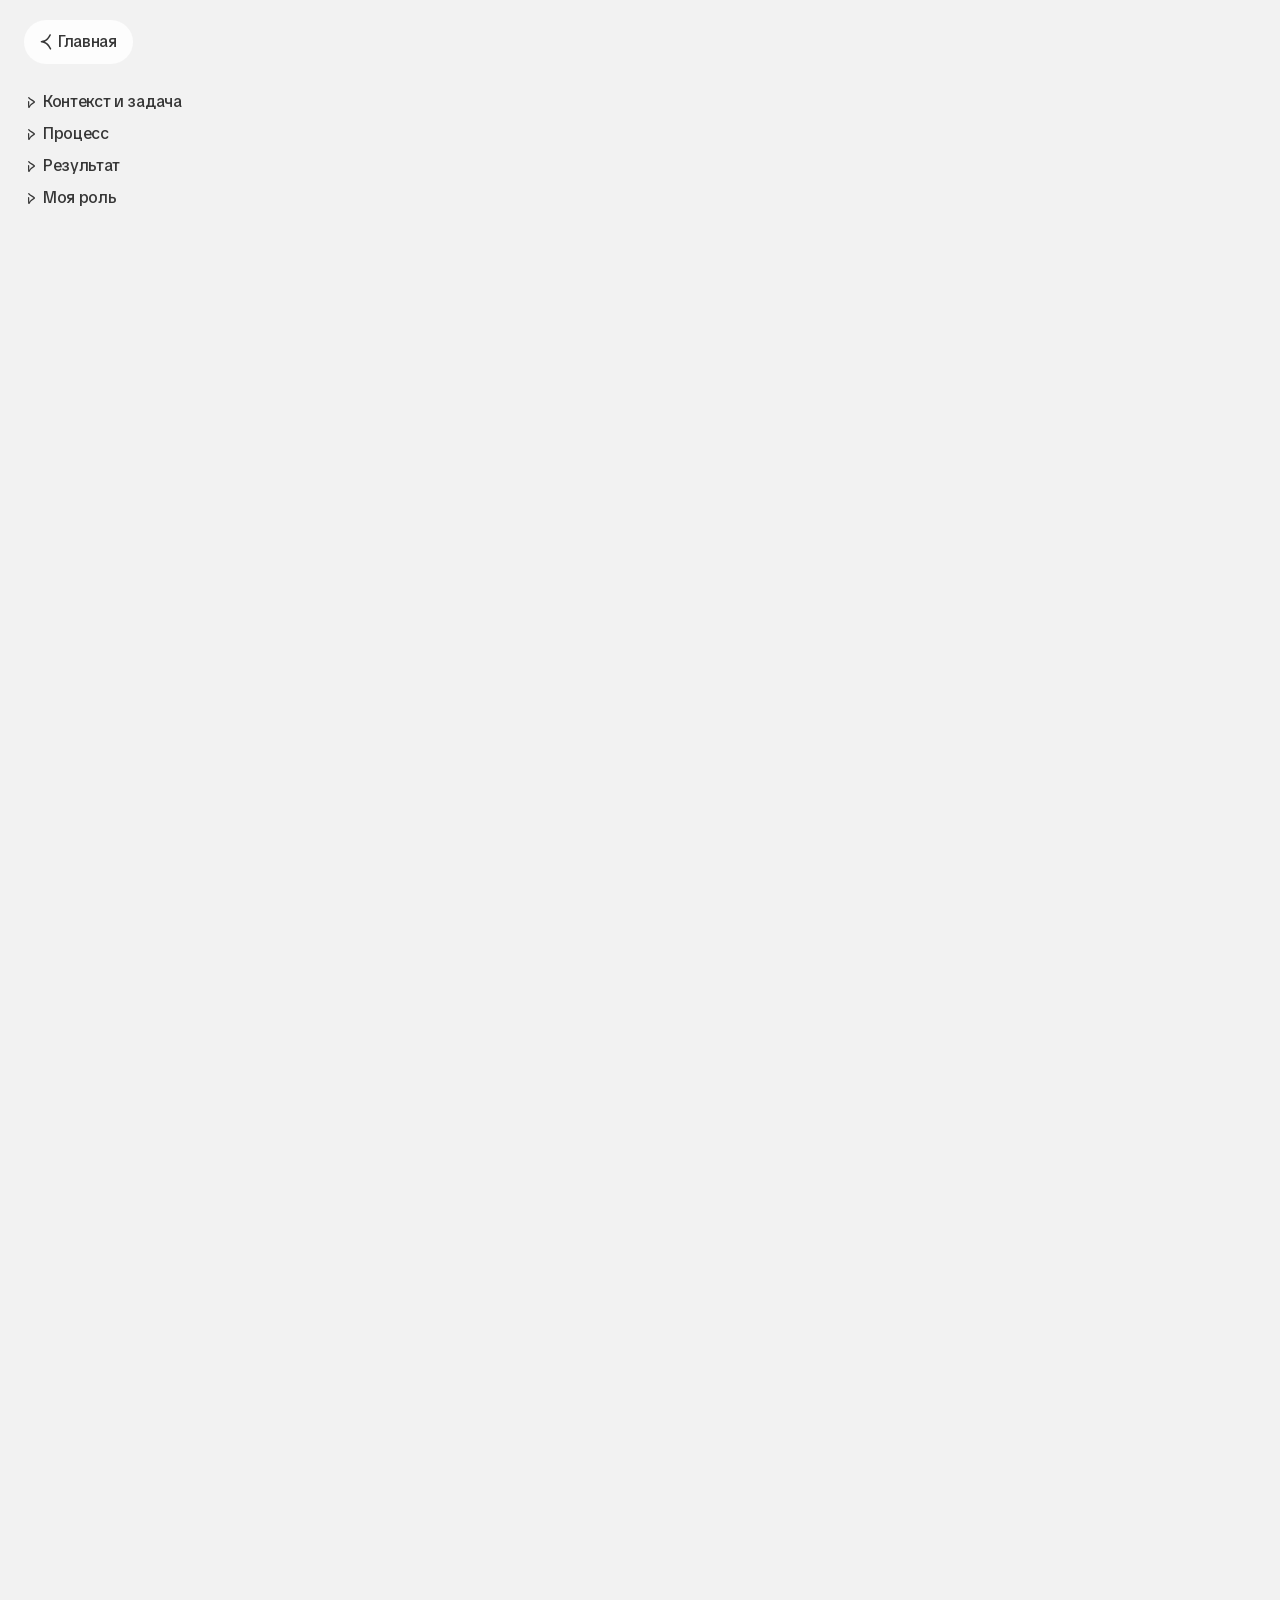
<file: cases/cashback/index.html>
<!doctype html>
<html lang="ru">
  <head>
    <meta charset="UTF-8" />
    <meta name="viewport" content="width=device-width, initial-scale=1.0" />
    <title>Оля Толмачева / Интеграция сервиса кешбэка в почту</title>
    <link rel="icon" href="data:image/svg+xml,<svg xmlns=%22http://www.w3.org/2000/svg%22 viewBox=%220 0 100 100%22><text y=%22.9em%22 font-size=%2290%22>🎾</text></svg>" type="image/svg+xml" />
    <link rel="icon" href="data:image/svg+xml,<svg xmlns=%22http://www.w3.org/2000/svg%22 viewBox=%220 0 100 100%22><text y=%22.9em%22 font-size=%2290%22>🎾</text></svg>" type="image/png" sizes="32x32" />
    <link rel="apple-touch-icon" href="../../assets/ui/apple-touch-icon.png" />
    <link rel="stylesheet" href="../../styles.css" />
    <link rel="stylesheet" href="../../case.css" />
    <script>document.documentElement.classList.add("with-reveal");</script>
    <noscript><style>.portfolio, .portfolio img { opacity: 1; transform: none; }</style></noscript>
  </head>
  <body>
    <main class="portfolio case-page case-page--cashback">
      <div class="portfolio__container">
        <aside class="case-sidebar" aria-label="Навигация по кейсу">
          <div class="case-sidebar__bar">
            <div class="case-sidebar__header">
              <a class="case-back" href="../../index.html">
                <img class="case-back__icon" src="../../assets/cases/cashback/chevron-back.svg" alt="" width="20" height="20" />
                Главная
              </a>
              <button class="case-burger" type="button" aria-expanded="false" aria-controls="case-nav" aria-label="Разделы кейса">
                <span class="case-burger__line" aria-hidden="true"></span>
                <span class="case-burger__line" aria-hidden="true"></span>
                <span class="case-burger__line" aria-hidden="true"></span>
              </button>
            </div>
            <nav class="case-nav" id="case-nav">
              <a class="case-nav__link" href="#context" data-scroll-target="context">
                <img class="case-nav__marker" src="../../assets/cases/cashback/nav-marker.svg" alt="" width="7" height="11" />
                Контекст и задача
              </a>
              <a class="case-nav__link" href="#process" data-scroll-target="process">
                <img class="case-nav__marker" src="../../assets/cases/cashback/nav-marker.svg" alt="" width="7" height="11" />
                Процесс
              </a>
              <a class="case-nav__link" href="#results" data-scroll-target="results">
                <img class="case-nav__marker" src="../../assets/cases/cashback/nav-marker.svg" alt="" width="7" height="11" />
                Результат
              </a>
              <a class="case-nav__link" href="#role" data-scroll-target="role">
                <img class="case-nav__marker" src="../../assets/cases/cashback/nav-marker.svg" alt="" width="7" height="11" />
                Моя роль
              </a>
            </nav>
          </div>
        </aside>

        <section class="content case-content" aria-label="Кейс: интеграция кешбэка в почту">
          <div class="case-block">
            <div class="case-hero-media" aria-hidden="true">
              <div class="case-hero-media__bg"></div>
              <img class="case-hero-media__img" src="../../assets/cases/cashback/Header@1x.png" srcset="../../assets/cases/cashback/Header@1x.png 1x, ../../assets/cases/cashback/Header@2x.png 2x" alt="" loading="eager" decoding="async" />
            </div>

            <article class="case-panel case-panel--padded case-intro" id="context">
              <div class="case-intro__lead">
                <h1 class="case-title">
                  Как&nbsp;мы&nbsp;превратили 30&nbsp;млн&nbsp;чеков на&nbsp;почте в&nbsp;источник
                  <span class="case-title__mark"> выручки<img class="case-title__underline" src="../../assets/cases/cashback/title-underline.svg" alt="" width="197" height="12" /></span>
                </h1>
                <div class="case-meta">
                  <span>2025</span>
                  <span>/</span>
                  <span>mobile</span>
                  <span>/</span>
                  <span>web</span>
                </div>
              </div>
              <div class="case-copy-stack">
                <div class="case-copy-block">
                  <h2 class="case-h2">Контекст</h2>
                  <div class="case-text">
                    <p>
                      Каждый день пользователи Почты mail получают около&nbsp;30&nbsp;млн&nbsp;чеков. Просто получают&nbsp;— и&nbsp;всё. В&nbsp;экосистеме VK при&nbsp;этом живёт сервис Чекбэк: он&nbsp;даёт кешбэк за&nbsp;покупки, но&nbsp;требует сканировать чеки вручную
                    </p>
                  </div>
                </div>
                <div class="case-copy-block">
                  <h2 class="case-h2">Проблема</h2>
                  <p class="case-text">
                    Десятки миллионов чеков на&nbsp;почте каждый день не&nbsp;приносят ни&nbsp;пользы пользователям, ни&nbsp;выручки бизнесу
                  </p>
                </div>
                <div class="case-copy-block">
                  <h2 class="case-h2">Продуктовая цель</h2>
                  <p class="case-text">
                    Запустить новый ценностный сценарий в&nbsp;почте: автоматически начислять кешбэк за&nbsp;чеки, которые уже&nbsp;и&nbsp;так приходят пользователю&nbsp;— через&nbsp;интеграцию с&nbsp;VK Чекбэк
                  </p>
                </div>
              </div>
            </article>
          </div>

          <div class="case-block" id="process">
            <div class="case-split">
              <article class="case-panel case-panel--padded case-split__text">
                <span class="case-tag">Discover &amp; define</span>
                <div class="case-copy-block">
                  <h2 class="case-h2">Поиск УТП</h2>
                  <div class="case-text">
                    <p>
                      Исследование рынка показало два&nbsp;ключевых барьера использования сервисов кешбэка: слишком много усилий и&nbsp;нерентабельность&nbsp;— люди не&nbsp;готовы сканировать чеки вручную ради&nbsp;небольшой суммы. Автоматическое начисление кешбэка за&nbsp;чеки, которые и&nbsp;так&nbsp;приходят на&nbsp;почту, снимало оба&nbsp;барьера сразу.
                    </p>
                    <p>Это&nbsp;и&nbsp;стало нашим УТП</p>
                  </div>
                </div>
                <div class="case-copy-block">
                  <h2 class="case-h2">Главное ограничение</h2>
                  <div class="case-text">
                    <p>
                      При подписании договора мы получили жёсткое ограничение от партнёра: пользователь&nbsp;обязан&nbsp;выбрать акцию до покупки товара — иначе каннибализация бизнеса. Отказаться от этого шага было нельзя.
                    </p>
                    <p>Весь дизайн строился вокруг одного вопроса: как сделать обязательный шаг незаметным?</p>
                  </div>
                </div>
              </article>
              <div class="case-media-panel" aria-hidden="true">
                <video class="case-media-panel__video" autoplay muted loop playsinline preload="metadata">
                  <source src="../../assets/cases/cashback/cashback-cards.webm" type="video/webm" />
                </video>
              </div>
            </div>

            <article class="case-panel case-panel--padded">
              <span class="case-tag">Develop</span>
              <div class="case-copy-block">
                <h2 class="case-h2">Как мы понимали, где болит</h2>
                <div class="case-text">
                  <p>На&nbsp;протяжении всей работы мы&nbsp;не&nbsp;угадывали&nbsp;— проверяли.</p>
                  <p>
                    Юзабилити-тесты помогали понять, где&nbsp;пользователь теряется в&nbsp;интерфейсе. Количественные исследования показывали, какие коммуникации работают, а&nbsp;какие игнорируются. Дневниковые исследования на&nbsp;проде давали честную картину: как&nbsp;люди пользуются сервисом в&nbsp;реальной жизни, а&nbsp;не&nbsp;в&nbsp;условиях теста. Каждый метод&nbsp;— под&nbsp;конкретный вопрос, который стоял перед&nbsp;нами в&nbsp;тот&nbsp;момент
                  </p>
                </div>
              </div>
              <div class="case-quotes">
                <figure class="case-quote">
                  <img class="case-quote__avatar" src="../../assets/cases/cashback/avatar-1@2x.png" alt="" width="44" height="44" />
                  <figcaption class="case-quote__text">«я не понимаю, зачем мне выбирать акцию»</figcaption>
                </figure>
                <figure class="case-quote">
                  <img class="case-quote__avatar" src="../../assets/cases/cashback/avatar-2.png" alt="" width="44" height="44" />
                  <figcaption class="case-quote__text">«а как мне получить кешбэк после выбора?»</figcaption>
                </figure>
                <figure class="case-quote">
                  <img class="case-quote__avatar" src="../../assets/cases/cashback/avatar-3.png" alt="" width="44" height="44" />
                  <figcaption class="case-quote__text">«это мне теперь товары картой VK Pay оплачивать что ли? я тогда не буду этим пользоваться»</figcaption>
                </figure>
                <figure class="case-quote">
                  <img class="case-quote__avatar" src="../../assets/cases/cashback/avatar-4.png" alt="" width="44" height="44" />
                  <figcaption class="case-quote__text">«обычно захожу в такие сервисы с кешбэком ради бонусов и всяких розыгрышей»</figcaption>
                </figure>
                <figure class="case-quote">
                  <img class="case-quote__avatar" src="../../assets/cases/cashback/avatar-5.png" alt="" width="44" height="44" />
                  <figcaption class="case-quote__text">«для&nbsp;меня кешбэк&nbsp;— это&nbsp;не&nbsp;заработок, а&nbsp;скорее небольшая экономия»</figcaption>
                </figure>
              </div>
            </article>

            <article class="case-panel case-panel--padded">
              <span class="case-tag">Deliver</span>
              <div class="case-copy-block">
                <h2 class="case-h2">Что сработало из 40+ гипотез</h2>
                <ul class="case-list">
                  <li class="case-list__item">
                    <img class="case-list__bullet" src="../../assets/cases/cashback/bullet.svg" alt="" width="7" height="17" />
                    <span class="case-text">Туннельный онбординг&nbsp;— провёл пользователя «за&nbsp;ручку» по&nbsp;всем шагам и&nbsp;поднял конверсию воронки</span>
                  </li>
                  <li class="case-list__item">
                    <img class="case-list__bullet" src="../../assets/cases/cashback/bullet.svg" alt="" width="7" height="17" />
                    <span class="case-text">Тиндер-свайп для&nbsp;выбора товаров&nbsp;— геймифицировал обязательный шаг&nbsp;и&nbsp;повысил вовлечённость</span>
                  </li>
                  <li class="case-list__item">
                    <img class="case-list__bullet" src="../../assets/cases/cashback/bullet.svg" alt="" width="7" height="17" />
                    <span class="case-text">Инструкция по&nbsp;настройке получения чеков&nbsp;на&nbsp;почту&nbsp;— снизила барьер входа для&nbsp;новых пользователей</span>
                  </li>
                  <li class="case-list__item">
                    <img class="case-list__bullet" src="../../assets/cases/cashback/bullet.svg" alt="" width="7" height="17" />
                    <span class="case-text">Выбор акции + авторизация на&nbsp;одном экране&nbsp;— убрала лишний шаг&nbsp;из&nbsp;воронки</span>
                  </li>
                </ul>
              </div>
            </article>

            <section class="case-carousel" data-carousel aria-label="Гипотезы — карусель" aria-roledescription="carousel">
              <div class="case-carousel__slides">
                <article class="case-carousel__slide is-active" data-carousel-slide aria-hidden="false">
                  <div class="case-carousel__header">
                    <div>
                      <h2 class="case-carousel__title">Туннельный онбординг</h2>
                      <p class="case-carousel__subtitle">Проводим пользователя по&nbsp;этапам получения кешбэка,&nbsp;чтобы разъяснить механику</p>
                    </div>
                    <div class="case-carousel__metric">
                      <p class="case-carousel__metric-value">+10 п.п.</p>
                      <p class="case-carousel__metric-label">CR в выбор акции</p>
                    </div>
                  </div>
                  <img class="case-carousel__media" src="../../assets/cases/cashback/case-1@1x.png" srcset="../../assets/cases/cashback/case-1@1x.png 1x, ../../assets/cases/cashback/case-1@2x.png 2x" alt="" loading="eager" decoding="async" />
                </article>

                <article class="case-carousel__slide" data-carousel-slide aria-hidden="true">
                  <div class="case-carousel__header">
                    <div>
                      <h2 class="case-carousel__title">Тиндер-свайп для&nbsp;выбора товаров</h2>
                      <p class="case-carousel__subtitle">Геймифицируем механику выбора товаров, чтобы&nbsp;повысить вовлечённость</p>
                    </div>
                    <div class="case-carousel__metric">
                      <p class="case-carousel__metric-value">+12%</p>
                      <p class="case-carousel__metric-label">выбранных акций</p>
                    </div>
                  </div>
                  <img class="case-carousel__media" src="../../assets/cases/cashback/case-2@1x.png" srcset="../../assets/cases/cashback/case-2@1x.png 1x, ../../assets/cases/cashback/case-2@2x.png 2x" alt="" loading="lazy" decoding="async" />
                </article>

                <article class="case-carousel__slide" data-carousel-slide aria-hidden="true">
                  <div class="case-carousel__header">
                    <div>
                      <h2 class="case-carousel__title">Инструкция: как&nbsp;получать чеки на&nbsp;почту</h2>
                      <p class="case-carousel__subtitle">Объясняем пошагово, чтобы&nbsp;снизить барьер входа новых пользователей</p>
                    </div>
                    <div class="case-carousel__metric">
                      <p class="case-carousel__metric-value">+1,2 п.п.</p>
                      <p class="case-carousel__metric-label">CR в транзакцию</p>
                    </div>
                  </div>
                  <img class="case-carousel__media" src="../../assets/cases/cashback/case-3@1x.png" srcset="../../assets/cases/cashback/case-3@1x.png 1x, ../../assets/cases/cashback/case-3@2x.png 2x" alt="" loading="lazy" decoding="async" />
                </article>

                <article class="case-carousel__slide" data-carousel-slide aria-hidden="true">
                  <div class="case-carousel__header">
                    <div>
                      <h2 class="case-carousel__title">Выбор акции и&nbsp;принятие согласия в&nbsp;одном</h2>
                      <p class="case-carousel__subtitle">Схлопываем два шага,&nbsp;чтобы улучшить воронку</p>
                    </div>
                    <div class="case-carousel__metric">
                      <p class="case-carousel__metric-value">+5 п.п.</p>
                      <p class="case-carousel__metric-label">CR в выбор акции</p>
                    </div>
                  </div>
                  <img class="case-carousel__media" src="../../assets/cases/cashback/case-4@1x.png" srcset="../../assets/cases/cashback/case-4@1x.png 1x, ../../assets/cases/cashback/case-4@2x.png 2x" alt="" loading="lazy" decoding="async" />
                </article>
              </div>

              <div class="case-carousel__controls">
                <button class="case-carousel__control case-carousel__control--prev" type="button" data-carousel-prev aria-label="Предыдущий слайд">
                  <img class="case-carousel__control-icon" src="../../assets/ui/chevron.svg" alt="" width="20" height="20" />
                </button>
                <button class="case-carousel__control case-carousel__control--next" type="button" data-carousel-next aria-label="Следующий слайд">
                  <img class="case-carousel__control-icon" src="../../assets/ui/chevron.svg" alt="" width="20" height="20" />
                </button>
              </div>

              <div class="case-carousel__dots" role="tablist" aria-label="Слайды карусели">
                <button class="case-carousel__dot case-carousel__dot--active" type="button" role="tab" aria-selected="true" aria-label="Слайд 1" data-carousel-dot="0"></button>
                <button class="case-carousel__dot" type="button" role="tab" aria-selected="false" aria-label="Слайд 2" data-carousel-dot="1"></button>
                <button class="case-carousel__dot" type="button" role="tab" aria-selected="false" aria-label="Слайд 3" data-carousel-dot="2"></button>
                <button class="case-carousel__dot" type="button" role="tab" aria-selected="false" aria-label="Слайд 4" data-carousel-dot="3"></button>
              </div>
            </section>
          </div>

          <article class="case-panel case-panel--padded" id="results">
            <h2 class="case-h2">Результаты</h2>
            <p class="case-text">
              Несмотря на&nbsp;жёсткие ограничения со&nbsp;стороны партнёра&nbsp;— обязательный выбор акций и&nbsp;небольшой ассортимент&nbsp;— сценарий доказал свою жизнеспособность как&nbsp;новый источник транзакционной выручки в&nbsp;почте
            </p>
            <div class="case-metrics">
              <div class="case-metric">
                <p class="case-metric__value">0.X</p>
                <p class="case-metric__label">млн gmv в день</p>
              </div>
              <div class="case-metric">
                <p class="case-metric__value">XXX</p>
                <p class="case-metric__label">тыс. пользователей</p>
              </div>
              <div class="case-metric">
                <p class="case-metric__value">13%</p>
                <p class="case-metric__label">конверсия в выбор акции</p>
              </div>
              <div class="case-metric">
                <p class="case-metric__value">6%</p>
                <p class="case-metric__label">retention 7d</p>
              </div>
            </div>
          </article>

          <article class="case-panel case-panel--padded" id="role">
            <h2 class="case-h2">Моя роль</h2>
            <div class="case-text">
              <p>
                В проекте я выступала продуктовым дизайнером в&nbsp;команде с&nbsp;исследователем, продакт-менеджером и&nbsp;редактором. Вместе мы формулировали продуктовые гипотезы.
              </p>
              <p>
                Я отвечала за&nbsp;весь дизайн&nbsp;— от&nbsp;идеи до&nbsp;дизайн-ревью на&nbsp;проде, грумила решения с&nbsp;разработчиками, следила за&nbsp;аналитикой и&nbsp;инициировала улучшения на&nbsp;основе исследований
              </p>
            </div>
          </article>

          <a class="footer footer--next" href="../autoload/index.html" aria-label="Следующий кейс: Интеграция автозагрузки файлов в почту">
            <p class="footer__text">
              смотреть следующий кейс
            </p>
            <img class="footer__squiggle" src="../../assets/ui/roscherk.svg" alt="" width="254" height="68" />
            <span class="footer__next" aria-hidden="true">
              <img class="footer__next-chevron" src="../../assets/ui/chevron-playground.svg" alt="" width="20" height="20" />
            </span>
          </a>
        </section>
      </div>
    </main>
    <script>
      const content = document.querySelector(".content");
      const navAnchors = document.querySelectorAll("[data-scroll-target]");
      let smoothTargetScrollTop = 0;
      let smoothAnimationFrame = null;

      if (window.matchMedia("(prefers-reduced-motion: reduce)").matches) {
        document.querySelectorAll(".case-media-panel__video").forEach((video) => {
          video.removeAttribute("autoplay");
          video.pause();
        });
      }

      const clamp = (value, min, max) => Math.min(Math.max(value, min), max);

      const runSmoothScroll = () => {
        if (!content) {
          smoothAnimationFrame = null;
          return;
        }

        const diff = smoothTargetScrollTop - content.scrollTop;
        if (Math.abs(diff) < 0.5) {
          content.scrollTop = smoothTargetScrollTop;
          smoothAnimationFrame = null;
          return;
        }

        content.scrollTop += diff * 0.14;
        smoothAnimationFrame = window.requestAnimationFrame(runSmoothScroll);
      };

      const scrollToNavTarget = (target) => {
        if (!content || !target) {
          return;
        }

        const maxScrollTop = content.scrollHeight - content.clientHeight;
        const useContentScroll =
          maxScrollTop > 1 && !window.matchMedia("(max-width: 1280px)").matches;

        if (useContentScroll) {
          const contentTop = content.getBoundingClientRect().top;
          const targetTop = target.getBoundingClientRect().top;
          const nextTop = clamp(
            content.scrollTop + (targetTop - contentTop),
            0,
            Math.max(0, maxScrollTop)
          );
          smoothTargetScrollTop = nextTop;
          if (!smoothAnimationFrame) {
            smoothAnimationFrame = window.requestAnimationFrame(runSmoothScroll);
          }
          return;
        }

        target.scrollIntoView({ behavior: "smooth", block: "start" });
      };

      const caseSidebar = document.querySelector(".case-sidebar");
      const caseBurger = document.querySelector(".case-burger");
      const caseNav = document.getElementById("case-nav");
      const caseNavMedia = window.matchMedia("(max-width: 1120px)");

      const closeCaseMenu = () => {
        caseSidebar?.classList.remove("is-menu-open");
        caseBurger?.setAttribute("aria-expanded", "false");
      };

      const toggleCaseMenu = () => {
        if (!caseSidebar || !caseBurger) {
          return;
        }
        const isOpen = caseSidebar.classList.toggle("is-menu-open");
        caseBurger.setAttribute("aria-expanded", String(isOpen));
      };

      caseBurger?.addEventListener("click", (event) => {
        event.stopPropagation();
        toggleCaseMenu();
      });

      caseNav?.querySelectorAll(".case-nav__link").forEach((link) => {
        link.addEventListener("click", () => {
          if (caseNavMedia.matches) {
            closeCaseMenu();
          }
        });
      });

      document.addEventListener("click", (event) => {
        if (!caseNavMedia.matches || !caseSidebar?.classList.contains("is-menu-open")) {
          return;
        }
        if (event.target instanceof Element && event.target.closest(".case-sidebar")) {
          return;
        }
        closeCaseMenu();
      });

      document.addEventListener("keydown", (event) => {
        if (event.key === "Escape") {
          closeCaseMenu();
        }
      });

      caseNavMedia.addEventListener("change", () => {
        if (!caseNavMedia.matches) {
          closeCaseMenu();
        }
      });

      navAnchors.forEach((anchor) => {
        anchor.addEventListener("click", (event) => {
          event.preventDefault();
          const targetId = anchor.getAttribute("data-scroll-target");
          const target = document.getElementById(targetId);
          scrollToNavTarget(target);
        });
      });

      window.addEventListener(
        "wheel",
        (event) => {
          if (!content || window.matchMedia("(max-width: 1280px)").matches) {
            return;
          }

          if (event.ctrlKey) {
            return;
          }

          const interactiveSelector = "input, textarea, select, [contenteditable='true']";
          if (event.target instanceof Element && event.target.closest(interactiveSelector)) {
            return;
          }

          event.preventDefault();
          const maxScrollTop = content.scrollHeight - content.clientHeight;
          smoothTargetScrollTop = clamp(smoothTargetScrollTop + event.deltaY, 0, Math.max(0, maxScrollTop));

          if (!smoothAnimationFrame) {
            smoothAnimationFrame = window.requestAnimationFrame(runSmoothScroll);
          }
        },
        { passive: false }
      );

      if (content) {
        smoothTargetScrollTop = content.scrollTop;
      }

      const portfolio = document.querySelector(".portfolio");

      const revealPortfolio = () => {
        portfolio?.classList.add("is-visible");
      };

      const waitForImage = (img) =>
        img.complete
          ? Promise.resolve()
          : new Promise((resolve) => {
              img.addEventListener("load", resolve, { once: true });
              img.addEventListener("error", resolve, { once: true });
            });

      const revealImageSelector =
        ".portfolio img:not(.case-hero-media__img):not(.case-media-panel__img):not(.case-carousel__media):not(.case-carousel__control-icon):not(.case-title__underline):not(.footer__squiggle):not(.footer__next-chevron)";

      document.querySelectorAll(revealImageSelector).forEach((img) => {
        const markLoaded = () => img.classList.add("is-loaded");

        if (img.complete) {
          markLoaded();
          return;
        }

        img.addEventListener("load", markLoaded, { once: true });
        img.addEventListener("error", markLoaded, { once: true });
      });

      const criticalImages = [...document.querySelectorAll(".portfolio img")].filter(
        (img) => img.loading !== "lazy"
      );

      Promise.race([
        Promise.all(criticalImages.map(waitForImage)),
        new Promise((resolve) => setTimeout(resolve, 2000)),
      ]).then(() => requestAnimationFrame(revealPortfolio));

      const carousel = document.querySelector("[data-carousel]");
      if (carousel) {
        const slides = [...carousel.querySelectorAll("[data-carousel-slide]")];
        const dots = [...carousel.querySelectorAll("[data-carousel-dot]")];
        const prevButton = carousel.querySelector("[data-carousel-prev]");
        const nextButton = carousel.querySelector("[data-carousel-next]");
        let activeIndex = slides.findIndex((slide) => slide.classList.contains("is-active"));
        if (activeIndex < 0) {
          activeIndex = 0;
        }

        const goToSlide = (index) => {
          const nextIndex = (index + slides.length) % slides.length;
          activeIndex = nextIndex;

          slides.forEach((slide, slideIndex) => {
            const isActive = slideIndex === nextIndex;
            slide.classList.toggle("is-active", isActive);
            slide.setAttribute("aria-hidden", String(!isActive));
          });

          dots.forEach((dot, dotIndex) => {
            const isActive = dotIndex === nextIndex;
            dot.classList.toggle("case-carousel__dot--active", isActive);
            dot.setAttribute("aria-selected", String(isActive));
          });
        };

        prevButton?.addEventListener("click", () => goToSlide(activeIndex - 1));
        nextButton?.addEventListener("click", () => goToSlide(activeIndex + 1));

        dots.forEach((dot) => {
          dot.addEventListener("click", () => {
            const index = Number(dot.getAttribute("data-carousel-dot"));
            if (!Number.isNaN(index)) {
              goToSlide(index);
            }
          });
        });
      }
    </script>
    <script src="../../assets/js/reveal.js"></script>
  </body>
</html>
</file>
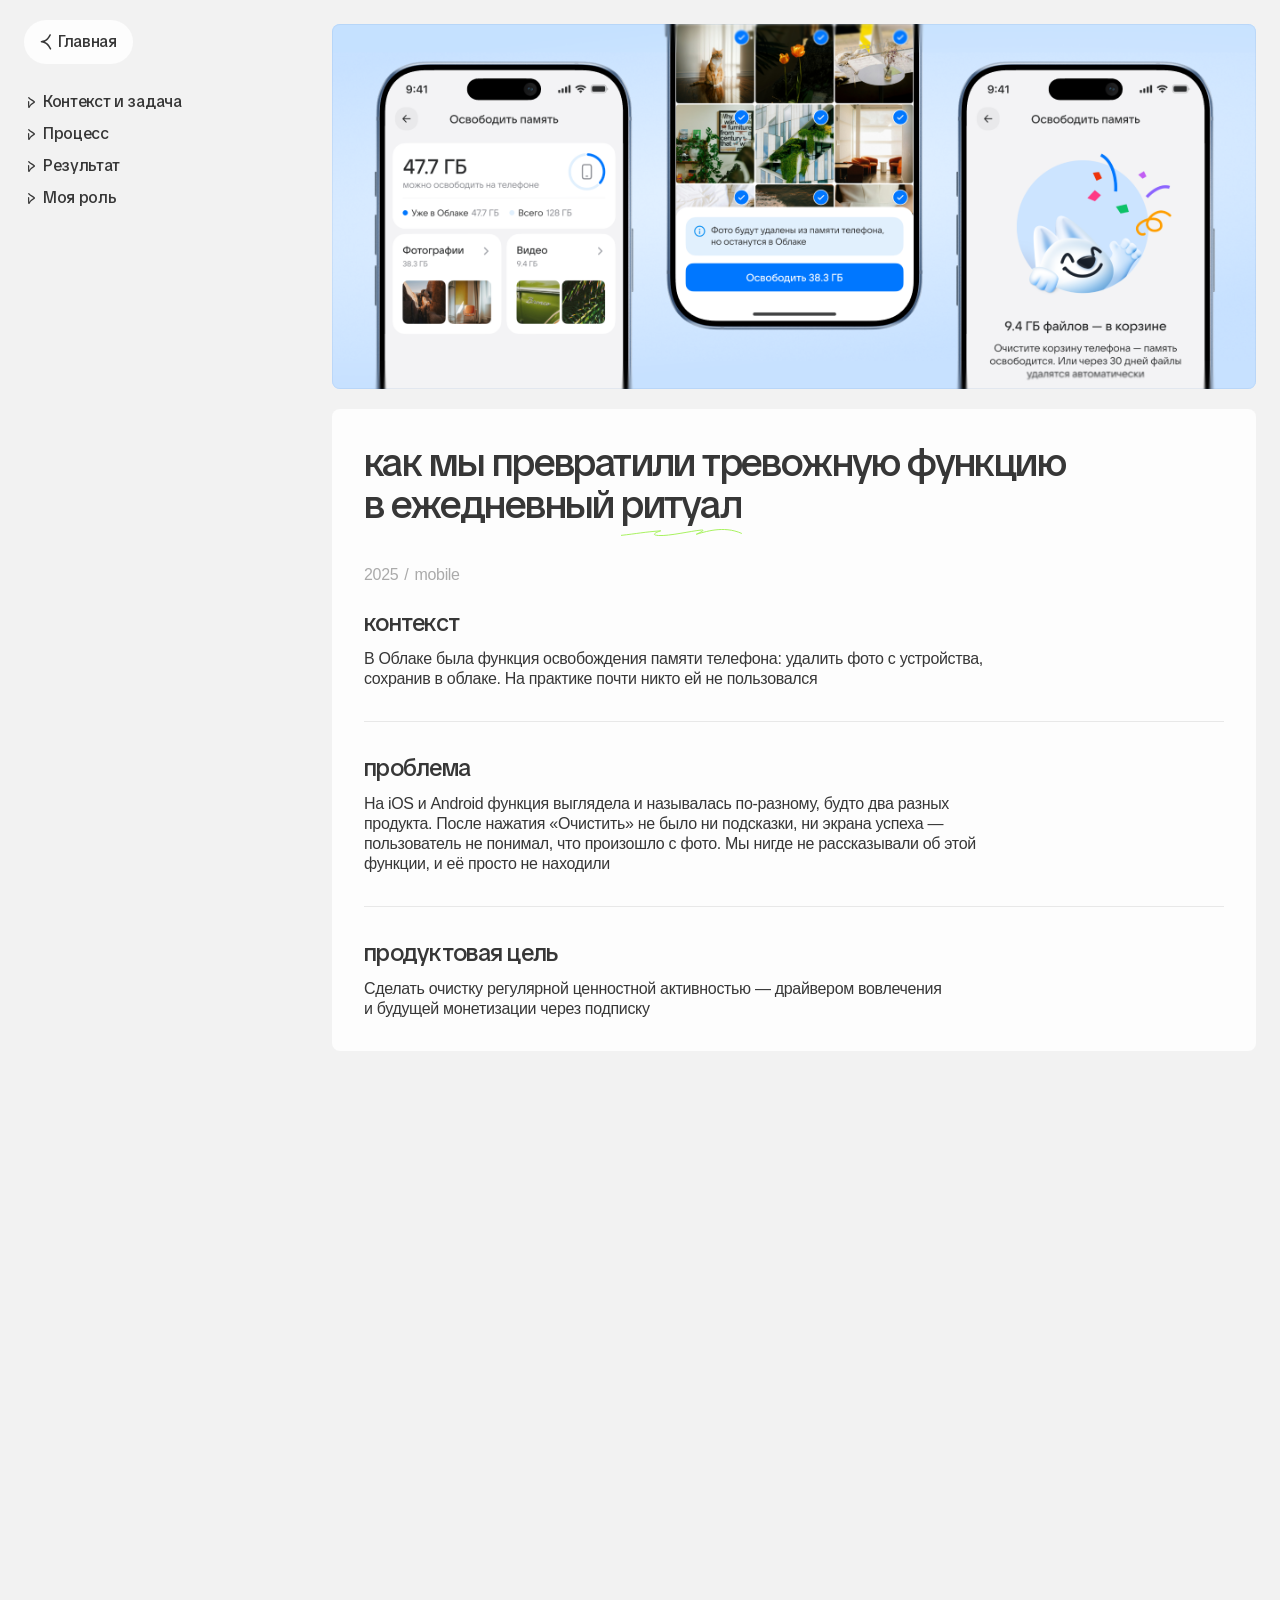
<file: cases/cleanup/index.html>
<!doctype html>
<html lang="ru">
  <head>
    <meta charset="UTF-8" />
    <meta name="viewport" content="width=device-width, initial-scale=1.0" />
    <title>Оля Толмачева / Очистка места на телефоне</title>
    <link rel="icon" href="data:image/svg+xml,<svg xmlns=%22http://www.w3.org/2000/svg%22 viewBox=%220 0 100 100%22><text y=%22.9em%22 font-size=%2290%22>🎾</text></svg>" type="image/svg+xml" />
    <link rel="icon" href="data:image/svg+xml,<svg xmlns=%22http://www.w3.org/2000/svg%22 viewBox=%220 0 100 100%22><text y=%22.9em%22 font-size=%2290%22>🎾</text></svg>" type="image/png" sizes="32x32" />
    <link rel="apple-touch-icon" href="../../assets/ui/apple-touch-icon.png" />
    <link rel="stylesheet" href="../../styles.css" />
    <link rel="stylesheet" href="../../case.css" />
    <script>document.documentElement.classList.add("with-reveal");</script>
    <noscript><style>.portfolio, .portfolio img { opacity: 1; transform: none; }</style></noscript>
  </head>
  <body>
    <main class="portfolio case-page case-page--cleanup">
      <div class="portfolio__container">
        <aside class="case-sidebar" aria-label="Навигация по кейсу">
          <div class="case-sidebar__bar">
            <div class="case-sidebar__header">
              <a class="case-back" href="../../index.html">
                <img class="case-back__icon" src="../../assets/cases/cleanup/chevron-back.svg" alt="" width="20" height="20" />
                Главная
              </a>
              <button class="case-burger" type="button" aria-expanded="false" aria-controls="case-nav" aria-label="Разделы кейса">
                <span class="case-burger__line" aria-hidden="true"></span>
                <span class="case-burger__line" aria-hidden="true"></span>
                <span class="case-burger__line" aria-hidden="true"></span>
              </button>
            </div>
            <nav class="case-nav" id="case-nav">
              <a class="case-nav__link" href="#context" data-scroll-target="context">
                <img class="case-nav__marker" src="../../assets/cases/cleanup/nav-marker.svg" alt="" width="7" height="11" />
                Контекст и задача
              </a>
              <a class="case-nav__link" href="#process" data-scroll-target="process">
                <img class="case-nav__marker" src="../../assets/cases/cleanup/nav-marker.svg" alt="" width="7" height="11" />
                Процесс
              </a>
              <a class="case-nav__link" href="#results" data-scroll-target="results">
                <img class="case-nav__marker" src="../../assets/cases/cleanup/nav-marker.svg" alt="" width="7" height="11" />
                Результат
              </a>
              <a class="case-nav__link" href="#role" data-scroll-target="role">
                <img class="case-nav__marker" src="../../assets/cases/cleanup/nav-marker.svg" alt="" width="7" height="11" />
                Моя роль
              </a>
            </nav>
          </div>
        </aside>

        <section class="content case-content" aria-label="Кейс: очистка места на телефоне">
          <div class="case-block">
            <div class="case-hero-media" aria-hidden="true">
              <div class="case-hero-media__bg"></div>
              <img class="case-hero-media__img" src="../../assets/cases/cleanup/Header@1x.png" srcset="../../assets/cases/cleanup/Header@1x.png 1x, ../../assets/cases/cleanup/Header@2x.png 2x" alt="" loading="eager" decoding="async" />
            </div>

            <article class="case-panel case-panel--padded case-intro" id="context">
              <div class="case-intro__lead">
                <h1 class="case-title">
                  Как&nbsp;мы&nbsp;превратили тревожную функцию в&nbsp;ежедневный
                  <span class="case-title__mark">ритуал<img class="case-title__underline" src="../../assets/cases/cleanup/title-underline.svg" alt="" width="122" height="13" /></span>
                </h1>
                <div class="case-meta">
                  <span>2025</span>
                  <span>/</span>
                  <span>mobile</span>
                </div>
              </div>
              <div class="case-copy-stack">
                <div class="case-copy-block">
                  <h2 class="case-h2">Контекст</h2>
                  <div class="case-text">
                    <p>
                      В Облаке была функция освобождения памяти телефона: удалить фото с устройства, сохранив в облаке. На практике почти никто ей не пользовался
                    </p>
                  </div>
                </div>
                <div class="case-copy-block">
                  <h2 class="case-h2">Проблема</h2>
                  <p class="case-text">
                    На&nbsp;iOS и&nbsp;Android функция выглядела и&nbsp;называлась по‑разному, будто&nbsp;два&nbsp;разных продукта. После&nbsp;нажатия «Очистить» не&nbsp;было ни&nbsp;подсказки, ни&nbsp;экрана успеха&nbsp;— пользователь не&nbsp;понимал, что&nbsp;произошло с&nbsp;фото. Мы&nbsp;нигде не&nbsp;рассказывали об&nbsp;этой функции, и её&nbsp;просто не&nbsp;находили
                  </p>
                </div>
                <div class="case-copy-block">
                  <h2 class="case-h2">Продуктовая цель</h2>
                  <p class="case-text">
                    Сделать очистку регулярной ценностной активностью&nbsp;— драйвером вовлечения и&nbsp;будущей монетизации через&nbsp;подписку
                  </p>
                </div>
              </div>
            </article>
          </div>

          <div class="case-block" id="process">
            <div class="case-split">
              <article class="case-panel case-panel--padded case-split__text">
                <span class="case-tag">Discover &amp; define</span>
                <div class="case-copy-block">
                  <h2 class="case-h2">что было на рынке</h2>
                  <div class="case-text">
                    <p>
                      Посмотрели, как&nbsp;решают эту&nbsp;задачу Google Photos и&nbsp;Яндекс Диск: оба&nbsp;честно пишут, что&nbsp;файлы остаются в&nbsp;облаке, — но&nbsp;не&nbsp;дают посмотреть или&nbsp;выбрать, что&nbsp;удаляется. Конкуренты освобождали место, но&nbsp;не&nbsp;снимали тревогу. Тесты подтвердили: главный барьер&nbsp;— страх безвозвратно потерять фото, даже&nbsp;при&nbsp;включённой автозагрузке
                    </p>
                  </div>
                </div>
                <div class="case-copy-block">
                  <h2 class="case-h2">Проблема не в памяти, а в страхе</h2>
                  <p class="case-text">
                    Переформулировали задачу: не&nbsp;«как&nbsp;убедить пользователя чистить память», а&nbsp;«как&nbsp;снять тревогу перед&nbsp;удалением». Времени на&nbsp;полноценный ресёрч до&nbsp;релиза MVP не&nbsp;было&nbsp;— приоритизировали гипотезы по&nbsp;силе снятия тревоги и&nbsp;скорости реализации: превью файлов, объём освобождаемого места, явное «останется в&nbsp;облаке», экран успеха
                  </p>
                </div>
              </article>
              <div class="case-media-panel" aria-hidden="true">
                <img class="case-media-panel__img" src="../../assets/cases/cleanup/discover@1x.png" srcset="../../assets/cases/cleanup/discover@1x.png 1x, ../../assets/cases/cleanup/discover@2x.png 2x" alt="" loading="lazy" decoding="async" />
              </div>
            </div>

            <div class="case-split">
              <article class="case-panel case-panel--padded case-split__text">
                <span class="case-tag">Develop</span>
                <div class="case-copy-block">
                  <h2 class="case-h2">От экрана успеха к контролю</h2>
                  <div class="case-text">
                    <p>
                      После релиза MVP не остановились: 13 глубинных интервью показали, что тревога осталась — людям нужен был не экран успеха, а реальный контроль. Добавили выбор конкретных файлов перед удалением. Отдельно разобрались с тем, что функцию просто не находят: вынесли её из меню на главный экран, формулировки проверили в количественном тесте
                    </p>
                  </div>
                </div>
              </article>
              <div class="case-media-panel case-media-panel--develop" aria-hidden="true">
                <img class="case-media-panel__img" src="../../assets/cases/cleanup/IMG_2@1x.png" srcset="../../assets/cases/cleanup/IMG_2@1x.png 1x, ../../assets/cases/cleanup/IMG_2@2x.png 2x" alt="" loading="lazy" decoding="async" />
              </div>
            </div>
          </div>

          <div class="case-block">
            <article class="case-panel case-panel--padded" id="results">
              <span class="case-tag">Deliver</span>
              <h2 class="case-h2">Результаты</h2>
              <p class="case-text">
                Из технического действия и пугающего системного окна функция стала привычкой, за&nbsp;которой пользователи возвращаются в&nbsp;Облако
              </p>
              <div class="case-metrics">
                <div class="case-metric">
                  <p class="case-metric__value">+48%</p>
                  <p class="case-metric__label">CoreDAU Облака</p>
                </div>
                <div class="case-metric">
                  <p class="case-metric__value">40%</p>
                  <p class="case-metric__label">Конверсия в очистку</p>
                </div>
                <div class="case-metric">
                  <p class="case-metric__value">+2 <span class="case-metric__unit">п.п.</span></p>
                  <p class="case-metric__label">Retention 1d</p>
                </div>
                <div class="case-metric">
                  <p class="case-metric__value">+1,5%</p>
                  <p class="case-metric__label">LTV 12/24 мес</p>
                </div>
              </div>
            </article>
            <div class="case-media-panel" aria-hidden="true">
              <video class="case-media-panel__video" autoplay muted loop playsinline preload="metadata">
                <source src="../../assets/cases/cleanup/flow.mp4" type="video/mp4" />
              </video>
            </div>
          </div>

          <article class="case-panel case-panel--padded" id="role">
            <h2 class="case-h2">Моя роль</h2>
            <div class="case-text">
              <p>
                Продуктовый дизайнер в проекте — от постановки проблемы и исследования до финальных макетов. Собирала технические требования с разработчиками, грумила свои решения, запускала интерфейсные тесты через Pathway, чтобы быстро проверять гипотезы
              </p>
            </div>
          </article>

          <a class="footer footer--next" href="../cashback/index.html" aria-label="Следующий кейс: Интеграция сервиса кешбэка в почту">
            <p class="footer__text">
              смотреть следующий кейс
            </p>
            <img class="footer__squiggle" src="../../assets/ui/roscherk.svg" alt="" width="254" height="68" />
            <span class="footer__next" aria-hidden="true">
              <img class="footer__next-chevron" src="../../assets/ui/chevron-playground.svg" alt="" width="20" height="20" />
            </span>
          </a>
        </section>
      </div>
    </main>
    <script>
      const content = document.querySelector(".content");
      const navAnchors = document.querySelectorAll("[data-scroll-target]");
      let smoothTargetScrollTop = 0;
      let smoothAnimationFrame = null;

      if (window.matchMedia("(prefers-reduced-motion: reduce)").matches) {
        document.querySelectorAll(".case-media-panel__video").forEach((video) => {
          video.removeAttribute("autoplay");
          video.pause();
        });
      }

      const clamp = (value, min, max) => Math.min(Math.max(value, min), max);

      const runSmoothScroll = () => {
        if (!content) {
          smoothAnimationFrame = null;
          return;
        }

        const diff = smoothTargetScrollTop - content.scrollTop;
        if (Math.abs(diff) < 0.5) {
          content.scrollTop = smoothTargetScrollTop;
          smoothAnimationFrame = null;
          return;
        }

        content.scrollTop += diff * 0.14;
        smoothAnimationFrame = window.requestAnimationFrame(runSmoothScroll);
      };

      const scrollToNavTarget = (target) => {
        if (!content || !target) {
          return;
        }

        const maxScrollTop = content.scrollHeight - content.clientHeight;
        const useContentScroll =
          maxScrollTop > 1 && !window.matchMedia("(max-width: 1280px)").matches;

        if (useContentScroll) {
          const contentTop = content.getBoundingClientRect().top;
          const targetTop = target.getBoundingClientRect().top;
          const nextTop = clamp(
            content.scrollTop + (targetTop - contentTop),
            0,
            Math.max(0, maxScrollTop)
          );
          smoothTargetScrollTop = nextTop;
          if (!smoothAnimationFrame) {
            smoothAnimationFrame = window.requestAnimationFrame(runSmoothScroll);
          }
          return;
        }

        target.scrollIntoView({ behavior: "smooth", block: "start" });
      };

      const caseSidebar = document.querySelector(".case-sidebar");
      const caseBurger = document.querySelector(".case-burger");
      const caseNav = document.getElementById("case-nav");
      const caseNavMedia = window.matchMedia("(max-width: 1120px)");

      const closeCaseMenu = () => {
        caseSidebar?.classList.remove("is-menu-open");
        caseBurger?.setAttribute("aria-expanded", "false");
      };

      const toggleCaseMenu = () => {
        if (!caseSidebar || !caseBurger) {
          return;
        }
        const isOpen = caseSidebar.classList.toggle("is-menu-open");
        caseBurger.setAttribute("aria-expanded", String(isOpen));
      };

      caseBurger?.addEventListener("click", (event) => {
        event.stopPropagation();
        toggleCaseMenu();
      });

      caseNav?.querySelectorAll(".case-nav__link").forEach((link) => {
        link.addEventListener("click", () => {
          if (caseNavMedia.matches) {
            closeCaseMenu();
          }
        });
      });

      document.addEventListener("click", (event) => {
        if (!caseNavMedia.matches || !caseSidebar?.classList.contains("is-menu-open")) {
          return;
        }
        if (event.target instanceof Element && event.target.closest(".case-sidebar")) {
          return;
        }
        closeCaseMenu();
      });

      document.addEventListener("keydown", (event) => {
        if (event.key === "Escape") {
          closeCaseMenu();
        }
      });

      caseNavMedia.addEventListener("change", () => {
        if (!caseNavMedia.matches) {
          closeCaseMenu();
        }
      });

      navAnchors.forEach((anchor) => {
        anchor.addEventListener("click", (event) => {
          event.preventDefault();
          const targetId = anchor.getAttribute("data-scroll-target");
          const target = document.getElementById(targetId);
          scrollToNavTarget(target);
        });
      });

      window.addEventListener(
        "wheel",
        (event) => {
          if (!content || window.matchMedia("(max-width: 1280px)").matches) {
            return;
          }

          if (event.ctrlKey) {
            return;
          }

          const interactiveSelector = "input, textarea, select, [contenteditable='true']";
          if (event.target instanceof Element && event.target.closest(interactiveSelector)) {
            return;
          }

          event.preventDefault();
          const maxScrollTop = content.scrollHeight - content.clientHeight;
          smoothTargetScrollTop = clamp(smoothTargetScrollTop + event.deltaY, 0, Math.max(0, maxScrollTop));

          if (!smoothAnimationFrame) {
            smoothAnimationFrame = window.requestAnimationFrame(runSmoothScroll);
          }
        },
        { passive: false }
      );

      if (content) {
        smoothTargetScrollTop = content.scrollTop;
      }

      const portfolio = document.querySelector(".portfolio");

      const revealPortfolio = () => {
        portfolio?.classList.add("is-visible");
      };

      const waitForImage = (img) =>
        img.complete
          ? Promise.resolve()
          : new Promise((resolve) => {
              img.addEventListener("load", resolve, { once: true });
              img.addEventListener("error", resolve, { once: true });
            });

      const revealImageSelector =
        ".portfolio img:not(.case-hero-media__img):not(.case-media-panel__img):not(.case-carousel__control-icon):not(.case-title__underline):not(.footer__squiggle):not(.footer__next-chevron)";

      document.querySelectorAll(revealImageSelector).forEach((img) => {
        const markLoaded = () => img.classList.add("is-loaded");

        if (img.complete) {
          markLoaded();
          return;
        }

        img.addEventListener("load", markLoaded, { once: true });
        img.addEventListener("error", markLoaded, { once: true });
      });

      const criticalImages = [...document.querySelectorAll(".portfolio img")].filter(
        (img) => img.loading !== "lazy"
      );

      Promise.race([
        Promise.all(criticalImages.map(waitForImage)),
        new Promise((resolve) => setTimeout(resolve, 2000)),
      ]).then(() => requestAnimationFrame(revealPortfolio));
    </script>
    <script src="../../assets/js/reveal.js"></script>
  </body>
</html>
</file>
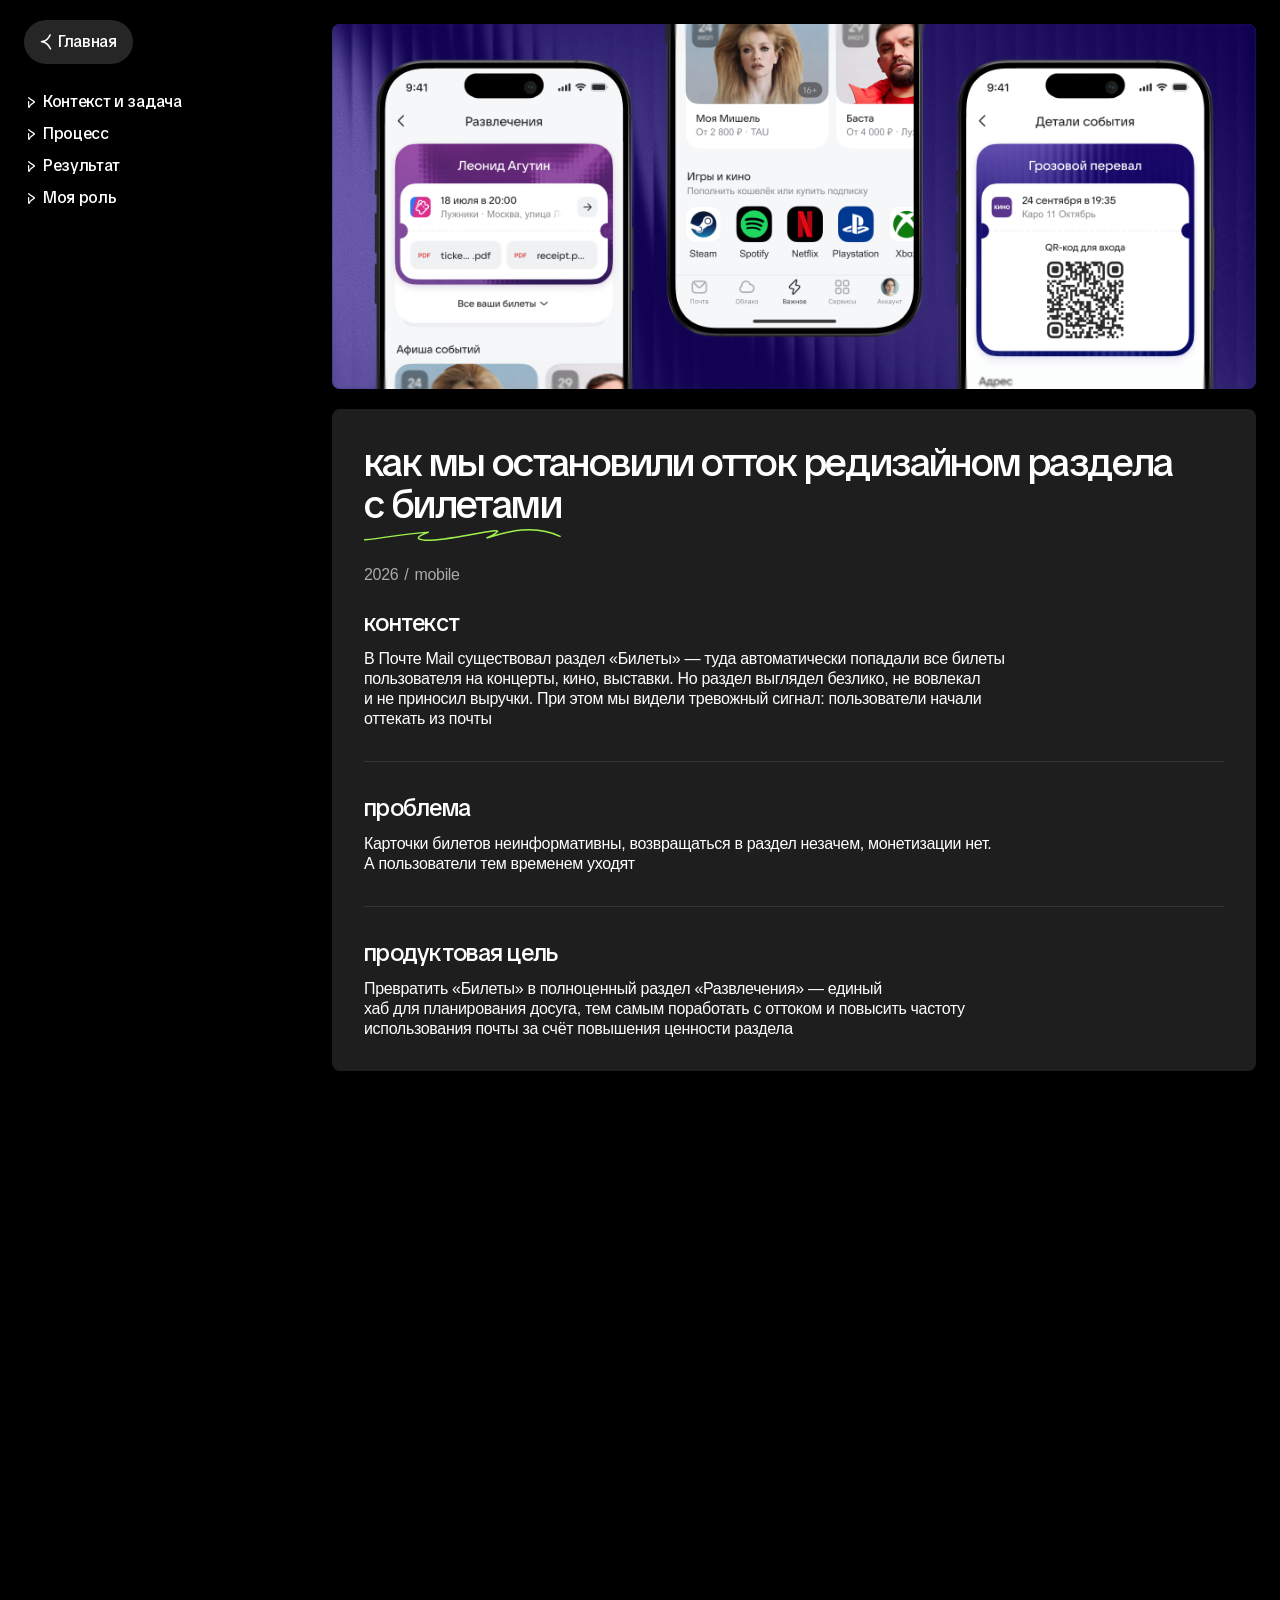
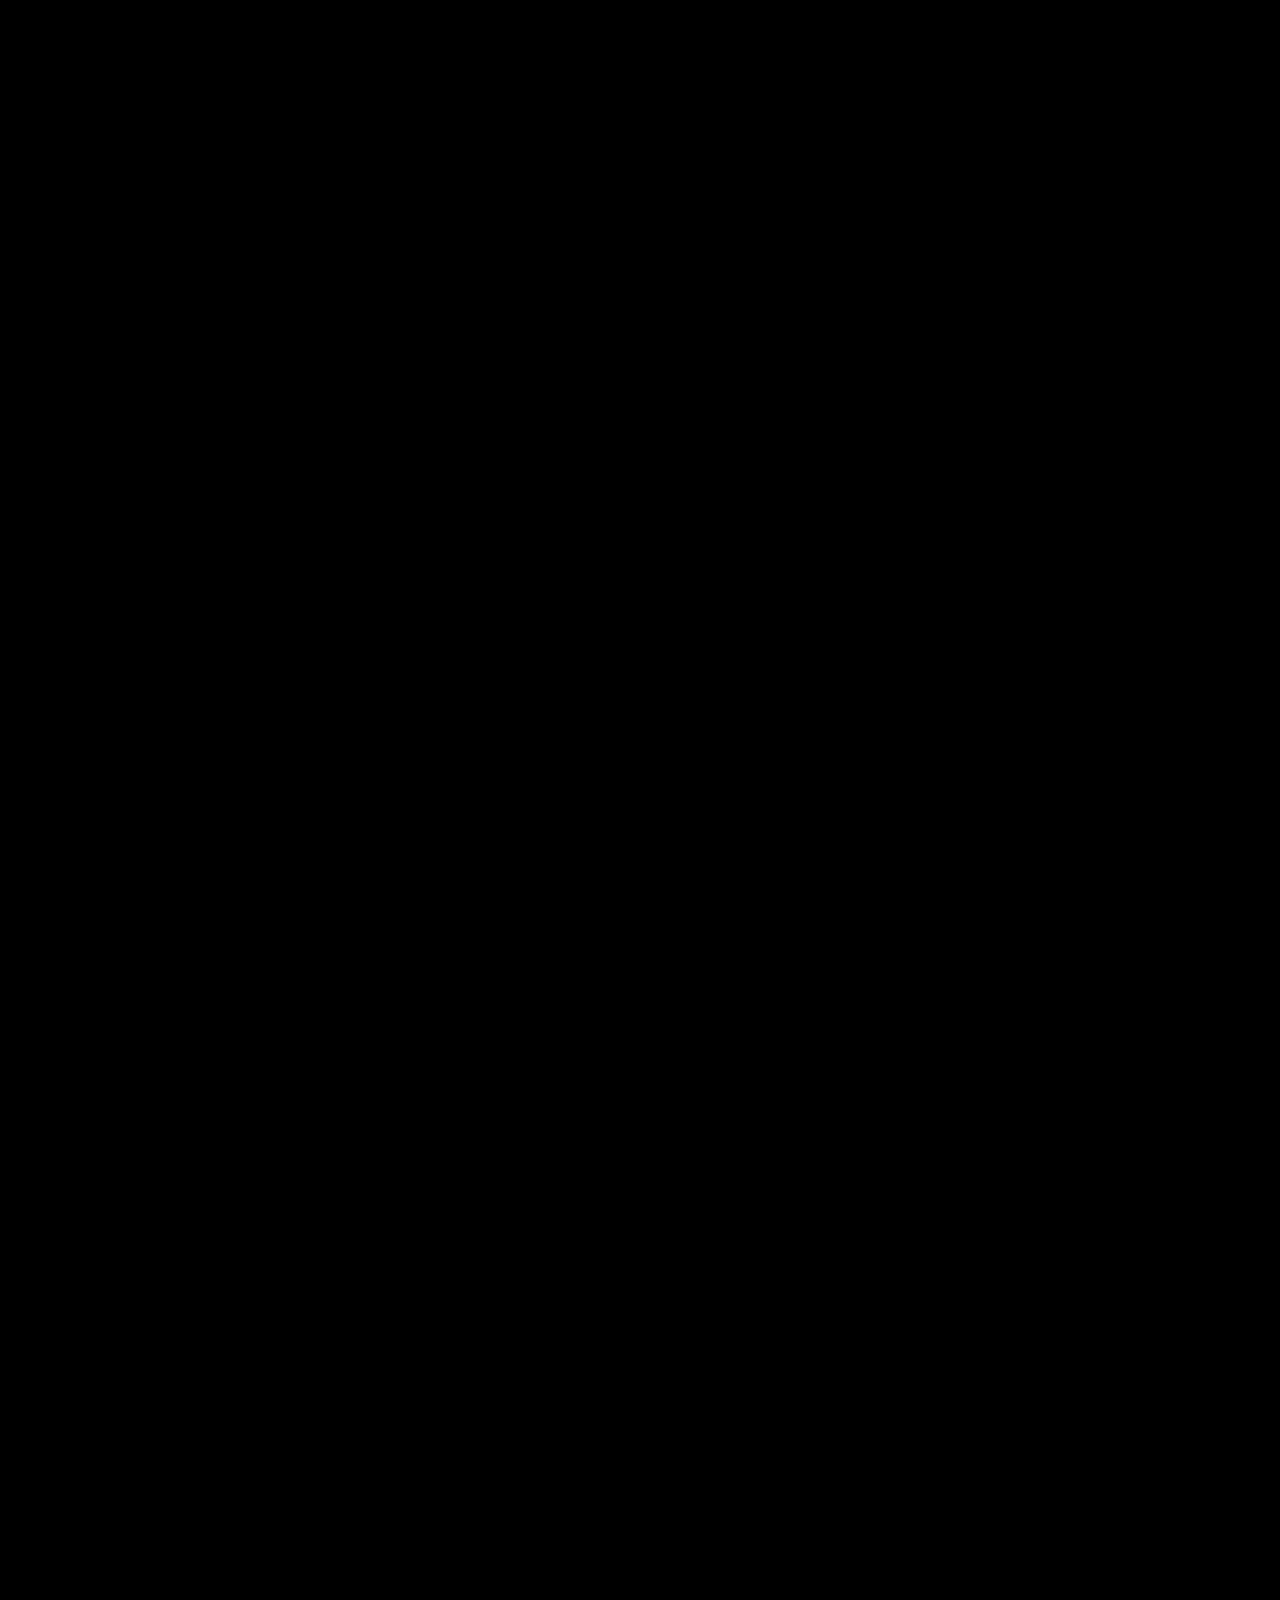
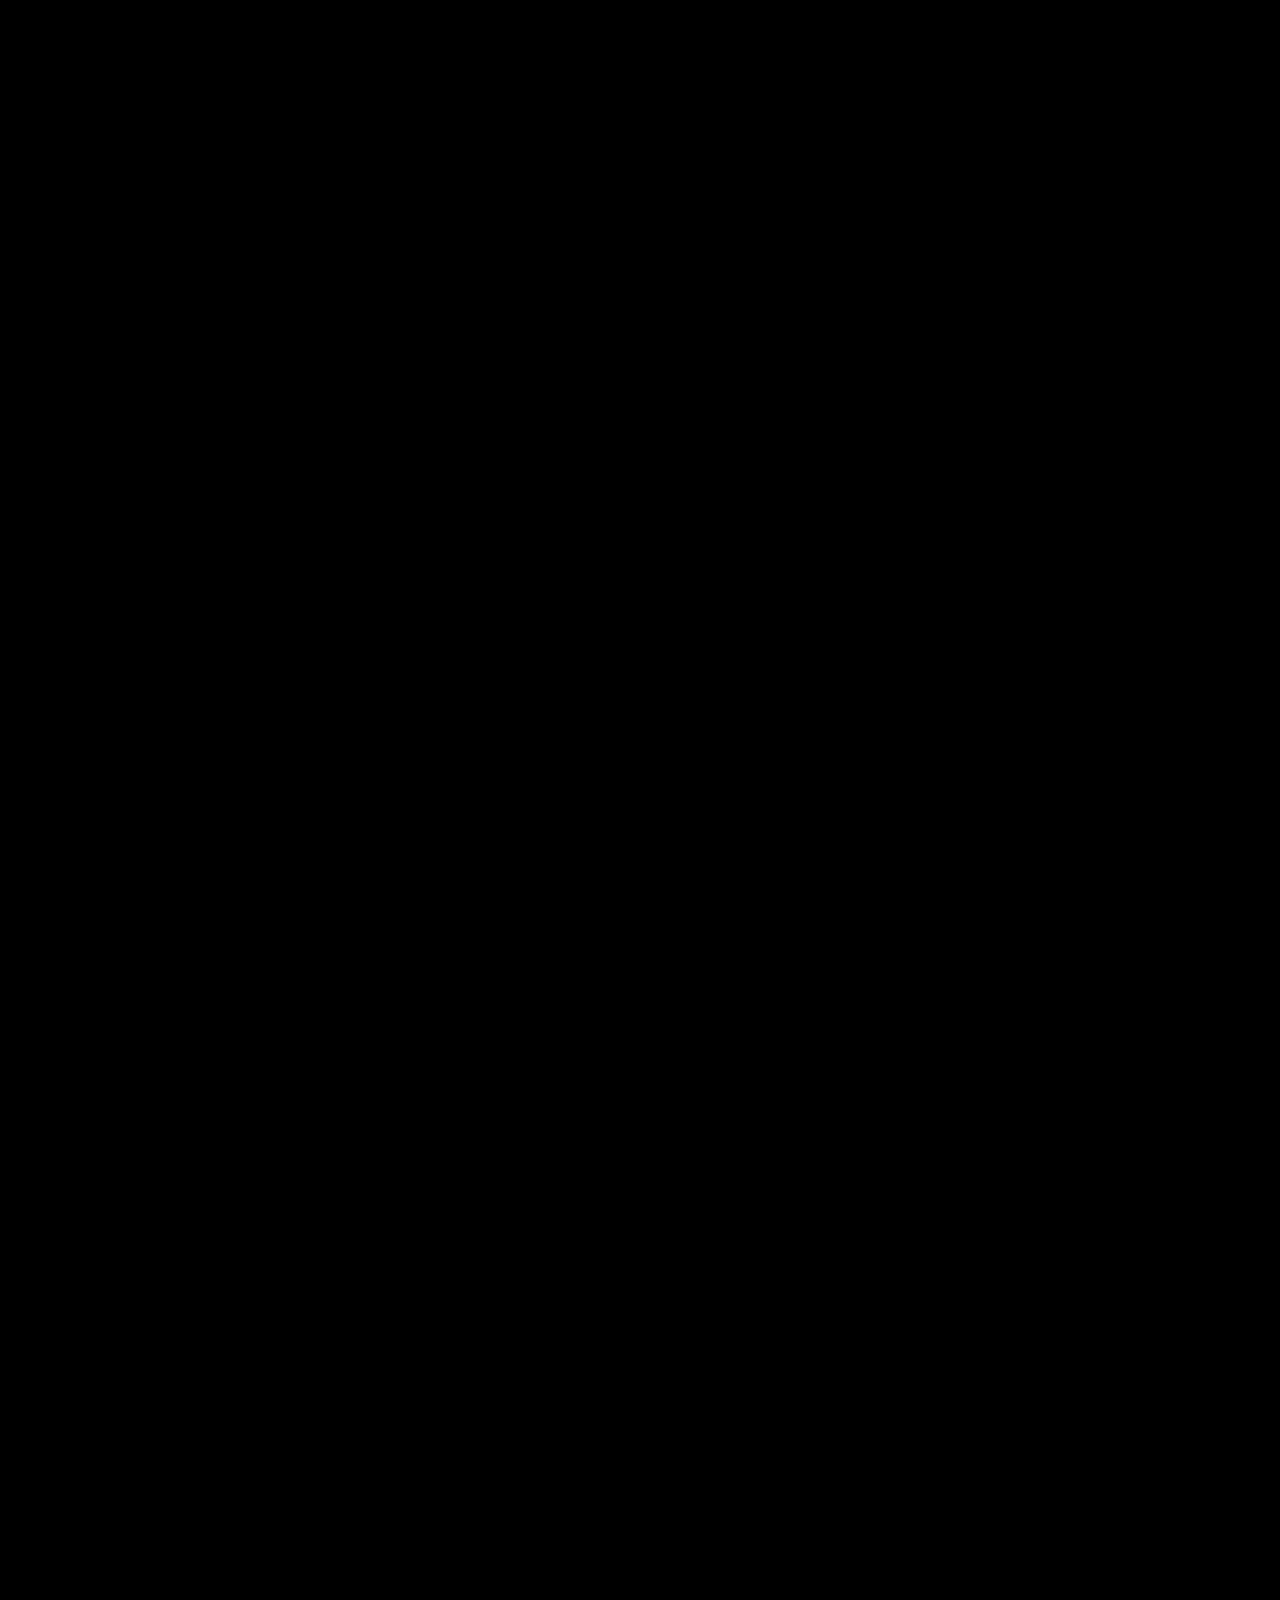
<file: cases/entertainment/index.html>
<!doctype html>
<html lang="ru">
  <head>
    <meta charset="UTF-8" />
    <meta name="viewport" content="width=device-width, initial-scale=1.0" />
    <title>Оля Толмачева / Редизайн раздела развлечения в почте</title>
    <link rel="icon" href="data:image/svg+xml,<svg xmlns=%22http://www.w3.org/2000/svg%22 viewBox=%220 0 100 100%22><text y=%22.9em%22 font-size=%2290%22>🎾</text></svg>" type="image/svg+xml" />
    <link rel="icon" href="data:image/svg+xml,<svg xmlns=%22http://www.w3.org/2000/svg%22 viewBox=%220 0 100 100%22><text y=%22.9em%22 font-size=%2290%22>🎾</text></svg>" type="image/png" sizes="32x32" />
    <link rel="apple-touch-icon" href="../../assets/ui/apple-touch-icon.png" />
    <link rel="stylesheet" href="../../styles.css" />
    <link rel="stylesheet" href="../../case.css" />
    <script>document.documentElement.classList.add("with-reveal");</script>
    <noscript><style>.portfolio, .portfolio img { opacity: 1; transform: none; }</style></noscript>
  </head>
  <body>
    <main class="portfolio case-page case-page--entertainment">
      <div class="portfolio__container">
        <aside class="case-sidebar" aria-label="Навигация по кейсу">
          <div class="case-sidebar__bar">
            <div class="case-sidebar__header">
              <a class="case-back" href="../../index.html">
                <img class="case-back__icon" src="../../assets/cases/entertainment/chevron-back.svg" alt="" width="20" height="20" />
                Главная
              </a>
              <button class="case-burger" type="button" aria-expanded="false" aria-controls="case-nav" aria-label="Разделы кейса">
                <span class="case-burger__line" aria-hidden="true"></span>
                <span class="case-burger__line" aria-hidden="true"></span>
                <span class="case-burger__line" aria-hidden="true"></span>
              </button>
            </div>
            <nav class="case-nav" id="case-nav">
              <a class="case-nav__link" href="#context" data-scroll-target="context">
                <img class="case-nav__marker" src="../../assets/cases/entertainment/nav-marker.svg" alt="" width="7" height="11" />
                Контекст и задача
              </a>
              <a class="case-nav__link" href="#process" data-scroll-target="process">
                <img class="case-nav__marker" src="../../assets/cases/entertainment/nav-marker.svg" alt="" width="7" height="11" />
                Процесс
              </a>
              <a class="case-nav__link" href="#results" data-scroll-target="results">
                <img class="case-nav__marker" src="../../assets/cases/entertainment/nav-marker.svg" alt="" width="7" height="11" />
                Результат
              </a>
              <a class="case-nav__link" href="#role" data-scroll-target="role">
                <img class="case-nav__marker" src="../../assets/cases/entertainment/nav-marker.svg" alt="" width="7" height="11" />
                Моя роль
              </a>
            </nav>
          </div>
        </aside>

        <section class="content case-content" aria-label="Кейс: редизайн раздела развлечения в почте">
          <div class="case-block">
            <div class="case-hero-media" aria-hidden="true">
              <div class="case-hero-media__bg"></div>
              <img class="case-hero-media__img" src="../../assets/cases/entertainment/Header@1x.png" srcset="../../assets/cases/entertainment/Header@1x.png 1x, ../../assets/cases/entertainment/Header@2x.png 2x" alt="" loading="eager" decoding="async" />
            </div>

            <article class="case-panel case-panel--padded case-intro" id="context">
              <div class="case-intro__lead">
                <h1 class="case-title">
                  Как&nbsp;мы&nbsp;остановили отток&nbsp;редизайном раздела
                  <span class="case-title__mark">с&nbsp;билетами<img class="case-title__underline" src="../../assets/cases/entertainment/title-underline.svg" alt="" width="197" height="12" /></span>
                </h1>
                <div class="case-meta">
                  <span>2026</span>
                  <span>/</span>
                  <span>mobile</span>
                </div>
              </div>
              <div class="case-copy-stack">
                <div class="case-copy-block">
                  <h2 class="case-h2">Контекст</h2>
                  <div class="case-text">
                    <p>
                      В&nbsp;Почте Mail существовал раздел «Билеты» — туда автоматически попадали все&nbsp;билеты пользователя на&nbsp;концерты, кино, выставки. Но&nbsp;раздел выглядел безлико, не&nbsp;вовлекал и&nbsp;не&nbsp;приносил выручки. При&nbsp;этом мы&nbsp;видели тревожный сигнал: пользователи начали оттекать из&nbsp;почты
                    </p>
                  </div>
                </div>
                <div class="case-copy-block">
                  <h2 class="case-h2">Проблема</h2>
                  <p class="case-text">
                    Карточки билетов неинформативны, возвращаться в&nbsp;раздел незачем, монетизации&nbsp;нет. А&nbsp;пользователи тем&nbsp;временем уходят
                  </p>
                </div>
                <div class="case-copy-block">
                  <h2 class="case-h2">Продуктовая цель</h2>
                  <p class="case-text">
                    Превратить «Билеты» в&nbsp;полноценный раздел «Развлечения»&nbsp;— единый хаб&nbsp;для&nbsp;планирования досуга, тем самым поработать с&nbsp;оттоком и&nbsp;повысить частоту использования почты за&nbsp;счёт повышения ценности раздела
                  </p>
                </div>
              </div>
            </article>
          </div>

          <div class="case-block" id="process">
            <div class="case-split">
              <article class="case-panel case-panel--padded case-split__text">
                <span class="case-tag">Discover &amp; define</span>
                <div class="case-copy-block">
                  <h2 class="case-h2">Почему именно этот раздел</h2>
                  <div class="case-text">
                    <p>
                      Выбор был&nbsp;обоснован данными: большое исследование концепций разных разделов почты показало, что&nbsp;идея единого хаба развлечений вошла в&nbsp;топ&nbsp;по&nbsp;востребованности у&nbsp;пользователей почты. 
                    </p>
                    <p>
                      Также&nbsp;мы&nbsp;знали из&nbsp;исследований, что&nbsp;около&nbsp;половины пользователей активно используют почту в&nbsp;сценариях вокруг мероприятий&nbsp;— когда нужно найти билет, проверить его, показать на&nbsp;входе
                    </p>
                  </div>
                </div>
              </article>
              <div class="case-media-panel" aria-hidden="true">
                <img class="case-media-panel__img" src="../../assets/cases/entertainment/stats.png" srcset="../../assets/cases/entertainment/stats.png 1x, ../../assets/cases/entertainment/stats@2x.png 2x" alt="" loading="lazy" decoding="async" />
              </div>
            </div>

            <div class="case-split">
              <article class="case-panel case-panel--padded case-split__text">
                <span class="case-tag">Develop</span>
                <div class="case-copy-block">
                  <h2 class="case-h2">Что вошло в MVP</h2>
                  <div class="case-text">
                    <p>Идей было много&nbsp;— отбирали по&nbsp;двум критериям: важность для&nbsp;пользователя и&nbsp;сложность разработки. В&nbsp;итоге в MVP вошли три&nbsp;составляющих:</p>
                  </div>
                  <ul class="case-list">
                    <li class="case-list__item">
                      <img class="case-list__bullet" src="../../assets/cases/entertainment/bullet.svg" alt="" width="7" height="17" />
                      <span class="case-text">Редизайн карточек билетов&nbsp;— сделали их&nbsp;информативными и&nbsp;эмоциональными</span>
                    </li>
                    <li class="case-list__item">
                      <img class="case-list__bullet" src="../../assets/cases/entertainment/bullet.svg" alt="" width="7" height="17" />
                      <span class="case-text">Лента рекомендаций мероприятий&nbsp;— CPA-интеграция с&nbsp;партнёром, новый источник выручки</span>
                    </li>
                    <li class="case-list__item">
                      <img class="case-list__bullet" src="../../assets/cases/entertainment/bullet.svg" alt="" width="7" height="17" />
                      <span class="case-text">Оплата развлекательных сервисов&nbsp;— уже&nbsp;существующая точка входа, мы обновили её и&nbsp;перенесли в&nbsp;раздел</span>
                    </li>
                  </ul>
                </div>
                <div class="case-copy-block">
                  <h2 class="case-h2">Проверка гипотез</h2>
                  <p class="case-text">
                    Интерфейс MVP я&nbsp;проверила на&nbsp;юзабилити-тесте сама. Все&nbsp;респонденты справились с&nbsp;заданиями без&nbsp;затруднений, и мы получили зелёный свет на&nbsp;запуск
                  </p>
                </div>
              </article>
              <div class="case-media-panel case-media-panel--ticket" aria-hidden="true">
                <video class="case-media-panel__video" autoplay muted loop playsinline preload="metadata">
                  <source src="../../assets/cases/entertainment/ticket-card.mp4" type="video/mp4" />
                  <source src="../../assets/cases/entertainment/ticket-card.webm" type="video/webm" />
                </video>
              </div>
            </div>
          </div>

          <div class="case-block">
            <article class="case-panel case-panel--padded" id="results">
              <span class="case-tag">Deliver</span>
              <h2 class="case-h2">Результаты</h2>
              <p class="case-text">
                Отток удалось остановить — метрики растут от&nbsp;месяца к&nbsp;месяцу. Раздел продолжает развиваться: в&nbsp;планах офлайн-доступ к&nbsp;билетам, QR-код прямо в&nbsp;карточке, возможность поделиться билетом и&nbsp;другое
              </p>
              <div class="case-metrics case-metrics--duo">
                <div class="case-metric">
                  <p class="case-metric__value">+17%</p>
                  <p class="case-metric__label">MAU раздела</p>
                </div>
                <div class="case-metric">
                  <p class="case-metric__value">+32 п.п.</p>
                  <p class="case-metric__label">Retention 1m раздела</p>
                </div>
              </div>
            </article>
            <div class="case-media-panel case-media-panel--screens" aria-hidden="true">
              <img class="case-media-panel__img" src="../../assets/cases/entertainment/screens.png" srcset="../../assets/cases/entertainment/screens.png 1x, ../../assets/cases/entertainment/screens@2x.png 2x" alt="" loading="lazy" decoding="async" />
            </div>
          </div>

          <article class="case-panel case-panel--padded" id="role">
            <h2 class="case-h2">Моя роль</h2>
            <div class="case-text">
              <p>
                В&nbsp;проекте я&nbsp;выступала продуктовым дизайнером в&nbsp;команде с&nbsp;продакт-менеджером. Вместе мы&nbsp;формулировали продуктовые гипотезы.
              </p>
              <p>
                Я&nbsp;отвечала за&nbsp;весь дизайн&nbsp;— от&nbsp;идеи до&nbsp;дизайн-ревью на&nbsp;проде, грумила решения с&nbsp;разработчиками, следила за&nbsp;аналитикой. Также в&nbsp;этом проекте я сформулировала интерфейсные гипотезы и&nbsp;провела UX-исследование макетов
              </p>
            </div>
          </article>

          <a class="footer footer--next" href="../cleanup/index.html" aria-label="Следующий кейс: Очистка места на телефоне">
            <p class="footer__text">
              смотреть следующий кейс
            </p>
            <img class="footer__squiggle" src="../../assets/ui/roscherk.svg" alt="" width="254" height="68" />
            <span class="footer__next" aria-hidden="true">
              <img class="footer__next-chevron" src="../../assets/ui/chevron-playground.svg" alt="" width="20" height="20" />
            </span>
          </a>
        </section>
      </div>
    </main>
    <script>
      const content = document.querySelector(".content");
      const navAnchors = document.querySelectorAll("[data-scroll-target]");
      let smoothTargetScrollTop = 0;
      let smoothAnimationFrame = null;

      if (window.matchMedia("(prefers-reduced-motion: reduce)").matches) {
        document.querySelectorAll(".case-media-panel__video").forEach((video) => {
          video.removeAttribute("autoplay");
          video.pause();
        });
      }

      const clamp = (value, min, max) => Math.min(Math.max(value, min), max);

      const runSmoothScroll = () => {
        if (!content) {
          smoothAnimationFrame = null;
          return;
        }

        const diff = smoothTargetScrollTop - content.scrollTop;
        if (Math.abs(diff) < 0.5) {
          content.scrollTop = smoothTargetScrollTop;
          smoothAnimationFrame = null;
          return;
        }

        content.scrollTop += diff * 0.14;
        smoothAnimationFrame = window.requestAnimationFrame(runSmoothScroll);
      };

      const scrollToNavTarget = (target) => {
        if (!content || !target) {
          return;
        }

        const maxScrollTop = content.scrollHeight - content.clientHeight;
        const useContentScroll =
          maxScrollTop > 1 && !window.matchMedia("(max-width: 1280px)").matches;

        if (useContentScroll) {
          const contentTop = content.getBoundingClientRect().top;
          const targetTop = target.getBoundingClientRect().top;
          const nextTop = clamp(
            content.scrollTop + (targetTop - contentTop),
            0,
            Math.max(0, maxScrollTop)
          );
          smoothTargetScrollTop = nextTop;
          if (!smoothAnimationFrame) {
            smoothAnimationFrame = window.requestAnimationFrame(runSmoothScroll);
          }
          return;
        }

        target.scrollIntoView({ behavior: "smooth", block: "start" });
      };

      const caseSidebar = document.querySelector(".case-sidebar");
      const caseBurger = document.querySelector(".case-burger");
      const caseNav = document.getElementById("case-nav");
      const caseNavMedia = window.matchMedia("(max-width: 1120px)");

      const closeCaseMenu = () => {
        caseSidebar?.classList.remove("is-menu-open");
        caseBurger?.setAttribute("aria-expanded", "false");
      };

      const toggleCaseMenu = () => {
        if (!caseSidebar || !caseBurger) {
          return;
        }
        const isOpen = caseSidebar.classList.toggle("is-menu-open");
        caseBurger.setAttribute("aria-expanded", String(isOpen));
      };

      caseBurger?.addEventListener("click", (event) => {
        event.stopPropagation();
        toggleCaseMenu();
      });

      caseNav?.querySelectorAll(".case-nav__link").forEach((link) => {
        link.addEventListener("click", () => {
          if (caseNavMedia.matches) {
            closeCaseMenu();
          }
        });
      });

      document.addEventListener("click", (event) => {
        if (!caseNavMedia.matches || !caseSidebar?.classList.contains("is-menu-open")) {
          return;
        }
        if (event.target instanceof Element && event.target.closest(".case-sidebar")) {
          return;
        }
        closeCaseMenu();
      });

      document.addEventListener("keydown", (event) => {
        if (event.key === "Escape") {
          closeCaseMenu();
        }
      });

      caseNavMedia.addEventListener("change", () => {
        if (!caseNavMedia.matches) {
          closeCaseMenu();
        }
      });

      navAnchors.forEach((anchor) => {
        anchor.addEventListener("click", (event) => {
          event.preventDefault();
          const targetId = anchor.getAttribute("data-scroll-target");
          const target = document.getElementById(targetId);
          scrollToNavTarget(target);
        });
      });

      window.addEventListener(
        "wheel",
        (event) => {
          if (!content || window.matchMedia("(max-width: 1280px)").matches) {
            return;
          }

          if (event.ctrlKey) {
            return;
          }

          const interactiveSelector = "input, textarea, select, [contenteditable='true']";
          if (event.target instanceof Element && event.target.closest(interactiveSelector)) {
            return;
          }

          event.preventDefault();
          const maxScrollTop = content.scrollHeight - content.clientHeight;
          smoothTargetScrollTop = clamp(smoothTargetScrollTop + event.deltaY, 0, Math.max(0, maxScrollTop));

          if (!smoothAnimationFrame) {
            smoothAnimationFrame = window.requestAnimationFrame(runSmoothScroll);
          }
        },
        { passive: false }
      );

      if (content) {
        smoothTargetScrollTop = content.scrollTop;
      }

      const portfolio = document.querySelector(".portfolio");

      const revealPortfolio = () => {
        portfolio?.classList.add("is-visible");
      };

      const waitForImage = (img) =>
        img.complete
          ? Promise.resolve()
          : new Promise((resolve) => {
              img.addEventListener("load", resolve, { once: true });
              img.addEventListener("error", resolve, { once: true });
            });

      const revealImageSelector =
        ".portfolio img:not(.case-hero-media__img):not(.case-media-panel__img):not(.case-carousel__control-icon):not(.case-title__underline):not(.footer__squiggle):not(.footer__next-chevron)";

      document.querySelectorAll(revealImageSelector).forEach((img) => {
        const markLoaded = () => img.classList.add("is-loaded");

        if (img.complete) {
          markLoaded();
          return;
        }

        img.addEventListener("load", markLoaded, { once: true });
        img.addEventListener("error", markLoaded, { once: true });
      });

      const criticalImages = [...document.querySelectorAll(".portfolio img")].filter(
        (img) => img.loading !== "lazy"
      );

      Promise.race([
        Promise.all(criticalImages.map(waitForImage)),
        new Promise((resolve) => setTimeout(resolve, 2000)),
      ]).then(() => requestAnimationFrame(revealPortfolio));
    </script>
    <script src="../../assets/js/reveal.js"></script>
  </body>
</html>
</file>
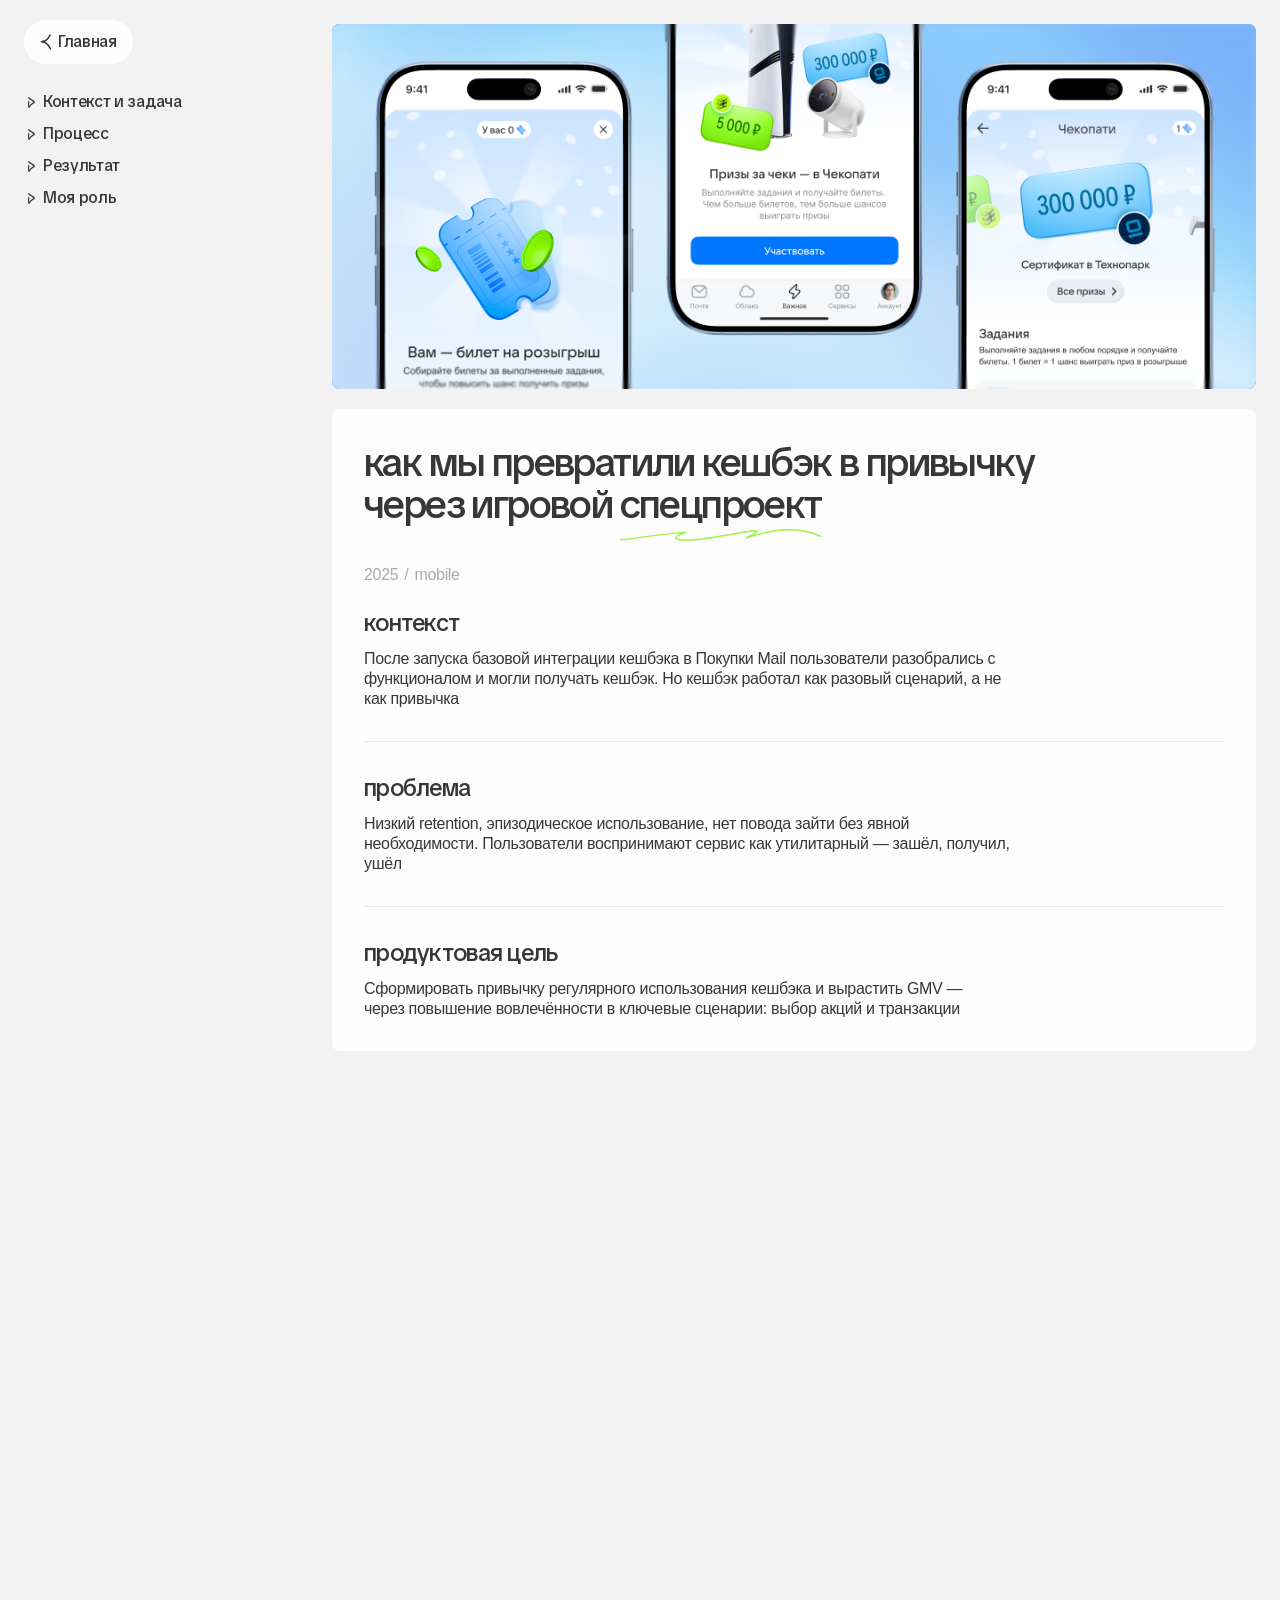
<file: cases/special/index.html>
<!doctype html>
<html lang="ru">
  <head>
    <meta charset="UTF-8" />
    <meta name="viewport" content="width=device-width, initial-scale=1.0" />
    <title>Оля Толмачева / Спецпроект с кешбэком за чеки в почте</title>
    <link rel="icon" href="data:image/svg+xml,<svg xmlns=%22http://www.w3.org/2000/svg%22 viewBox=%220 0 100 100%22><text y=%22.9em%22 font-size=%2290%22>🎾</text></svg>" type="image/svg+xml" />
    <link rel="icon" href="data:image/svg+xml,<svg xmlns=%22http://www.w3.org/2000/svg%22 viewBox=%220 0 100 100%22><text y=%22.9em%22 font-size=%2290%22>🎾</text></svg>" type="image/png" sizes="32x32" />
    <link rel="apple-touch-icon" href="../../assets/ui/apple-touch-icon.png" />
    <link rel="stylesheet" href="../../styles.css" />
    <link rel="stylesheet" href="../../case.css" />
    <script>document.documentElement.classList.add("with-reveal");</script>
    <noscript><style>.portfolio, .portfolio img { opacity: 1; transform: none; }</style></noscript>
  </head>
  <body>
    <main class="portfolio case-page case-page--special">
      <div class="portfolio__container">
        <aside class="case-sidebar" aria-label="Навигация по кейсу">
          <div class="case-sidebar__bar">
            <div class="case-sidebar__header">
              <a class="case-back" href="../../index.html">
                <img class="case-back__icon" src="../../assets/cases/special/chevron-back.svg" alt="" width="20" height="20" />
                Главная
              </a>
              <button class="case-burger" type="button" aria-expanded="false" aria-controls="case-nav" aria-label="Разделы кейса">
                <span class="case-burger__line" aria-hidden="true"></span>
                <span class="case-burger__line" aria-hidden="true"></span>
                <span class="case-burger__line" aria-hidden="true"></span>
              </button>
            </div>
            <nav class="case-nav" id="case-nav">
              <a class="case-nav__link" href="#context" data-scroll-target="context">
                <img class="case-nav__marker" src="../../assets/cases/special/nav-marker.svg" alt="" width="7" height="11" />
                Контекст и задача
              </a>
              <a class="case-nav__link" href="#process" data-scroll-target="process">
                <img class="case-nav__marker" src="../../assets/cases/special/nav-marker.svg" alt="" width="7" height="11" />
                Процесс
              </a>
              <a class="case-nav__link" href="#results" data-scroll-target="results">
                <img class="case-nav__marker" src="../../assets/cases/special/nav-marker.svg" alt="" width="7" height="11" />
                Результат
              </a>
              <a class="case-nav__link" href="#role" data-scroll-target="role">
                <img class="case-nav__marker" src="../../assets/cases/special/nav-marker.svg" alt="" width="7" height="11" />
                Моя роль
              </a>
            </nav>
          </div>
        </aside>

        <section class="content case-content" aria-label="Кейс: спецпроект с кешбэком за чеки в почте">
          <div class="case-block">
            <div class="case-hero-media" aria-hidden="true">
              <div class="case-hero-media__bg"></div>
              <img class="case-hero-media__img" src="../../assets/cases/special/Header@1x.png" srcset="../../assets/cases/special/Header@1x.png 1x, ../../assets/cases/special/Header@2x.png 2x" alt="" loading="eager" decoding="async" />
              <div class="case-hero-media__lottie">
                <div class="case-hero-lottie__stage">
                  <div class="case-hero-lottie__inner">
                    <img class="case-hero-lottie__layer" data-lottie-layer="rays" src="../../assets/cases/special/lottie/rays.png" width="775" height="777" alt="" />
                    <img class="case-hero-lottie__layer" data-lottie-layer="ticket3" src="../../assets/cases/special/lottie/ticket3.png" width="794" height="598" alt="" />
                    <img class="case-hero-lottie__layer" data-lottie-layer="ticket2" src="../../assets/cases/special/lottie/ticket2.png" width="750" height="592" alt="" />
                    <img class="case-hero-lottie__layer" data-lottie-layer="ticket1" src="../../assets/cases/special/lottie/ticket1.png" width="750" height="560" alt="" />
                    <img class="case-hero-lottie__layer" data-lottie-layer="coin2" src="../../assets/cases/special/lottie/coin2.png" width="750" height="560" alt="" />
                    <img class="case-hero-lottie__layer" data-lottie-layer="coin1" src="../../assets/cases/special/lottie/coin1.png" width="750" height="560" alt="" />
                  </div>
                </div>
              </div>
            </div>

            <article class="case-panel case-panel--padded case-intro" id="context">
              <div class="case-intro__lead">
                <h1 class="case-title">
                  Как&nbsp;мы&nbsp;превратили кешбэк&nbsp;в&nbsp;привычку через&nbsp;игровой
                  <span class="case-title__mark">спецпроект<img class="case-title__underline" src="../../assets/cases/special/title-underline.svg" alt="" width="197" height="12" /></span>
                </h1>
                <div class="case-meta">
                  <span>2025</span>
                  <span>/</span>
                  <span>mobile</span>
                </div>
              </div>
              <div class="case-copy-stack">
                <div class="case-copy-block">
                  <h2 class="case-h2">Контекст</h2>
                  <div class="case-text">
                    <p>
                      После запуска базовой интеграции кешбэка в Покупки Mail пользователи разобрались с функционалом и могли получать кешбэк. Но кешбэк работал как разовый сценарий, а не как привычка
                    </p>
                  </div>
                </div>
                <div class="case-copy-block">
                  <h2 class="case-h2">Проблема</h2>
                  <p class="case-text">
                    Низкий retention, эпизодическое использование, нет повода зайти без явной необходимости. Пользователи воспринимают сервис как утилитарный — зашёл, получил, ушёл
                  </p>
                </div>
                <div class="case-copy-block">
                  <h2 class="case-h2">Продуктовая цель</h2>
                  <p class="case-text">
                    Сформировать привычку регулярного использования кешбэка и&nbsp;вырастить GMV&nbsp;— через&nbsp;повышение вовлечённости в&nbsp;ключевые сценарии: выбор акций и&nbsp;транзакции
                  </p>
                </div>
              </div>
            </article>
          </div>

          <div class="case-block" id="process">
            <div class="case-split">
              <article class="case-panel case-panel--padded case-split__text">
                <span class="case-tag">Discover &amp; define</span>
                <div class="case-copy-block">
                  <h2 class="case-h2">Почему пошли в&nbsp;геймификацию</h2>
                  <div class="case-text">
                    <p>
                      Из&nbsp;предыдущих исследований мы&nbsp;знали: регулярное использование кешбэк-сервисов держится на&nbsp;привычке, а&nbsp;привычка формируется через&nbsp;ощущение прогресса и&nbsp;игровые механики. Дополнительный анализ конкурентов подтвердил&nbsp;— геймификация работает как&nbsp;инструмент удержания даже&nbsp;без&nbsp;изменения базового сценария
                    </p>
                  </div>
                </div>
                <div class="case-copy-block">
                  <h2 class="case-h2">Как выбирали концепцию</h2>
                  <p class="case-text">
                    Провели несколько брейнштормов с&nbsp;командой: генерировали идеи, которые могли&nbsp;бы&nbsp;поднять retention, но&nbsp;при&nbsp;этом не&nbsp;требовали дорогой разработки и&nbsp;не&nbsp;ломали партнёрские ограничения. В&nbsp;итоге остановились на&nbsp;механике с&nbsp;игровой валютой за&nbsp;продуктовые действия и&nbsp;розыгрышем реальных призов в&nbsp;конце&nbsp;— это&nbsp;решение закрывало все&nbsp;три критерия сразу
                  </p>
                </div>
              </article>
              <div class="case-media-panel" aria-hidden="true">
                <video class="case-media-panel__video" autoplay muted loop playsinline preload="metadata">
                  <source src="../../assets/cases/special/discover.mp4" type="video/mp4" />
                </video>
              </div>
            </div>

            <div class="case-split">
              <article class="case-panel case-panel--padded case-split__text">
                <span class="case-tag">Develop</span>
                <div class="case-copy-block">
                  <h2 class="case-h2">так появился «чекопати»</h2>
                  <div class="case-text">
                    <p>
                      За месяц запустили ограниченный по&nbsp;времени геймифицированный спецпроект внутри раздела кешбэка. Название, кстати, придумала&nbsp;я 🫡
                    </p>
                    <p>
                      Пользователь выполнял задания, завязанные на&nbsp;ключевых продуктовых действиях&nbsp;— выбрать товар с&nbsp;кешбэком, отсканировать чек, совершить покупку&nbsp;— и&nbsp;получал за&nbsp;это&nbsp;билетики, повышающие шанс выиграть реальный приз. В&nbsp;день розыгрыша результат показывался сразу при&nbsp;входе в&nbsp;раздел
                    </p>
                  </div>
                </div>
              </article>
              <div class="case-media-panel case-media-panel--develop" aria-hidden="true">
                <img class="case-media-panel__img" src="../../assets/cases/special/IMG_2@1x.png" srcset="../../assets/cases/special/IMG_2@1x.png 1x, ../../assets/cases/special/IMG_2@2x.png 2x" alt="" loading="lazy" decoding="async" />
              </div>
            </div>
          </div>

          <div class="case-block">
            <article class="case-panel case-panel--padded" id="results">
              <span class="case-tag">Deliver</span>
              <h2 class="case-h2">Результаты</h2>
              <p class="case-text">
                Геймификация сработала как&nbsp;надстройка над&nbsp;утилитарным продуктом: не&nbsp;меняя базовый сценарий, изменили мотивацию&nbsp;— и&nbsp;получили рост по&nbsp;всем ключевым метрикам
              </p>
              <div class="case-metrics">
                <div class="case-metric">
                  <p class="case-metric__value">+xxx</p>
                  <p class="case-metric__label">тыс. gmv в день</p>
                </div>
                <div class="case-metric">
                  <p class="case-metric__value">+6 <span class="case-metric__unit">п.п.</span></p>
                  <p class="case-metric__label">CR в выбор акции</p>
                </div>
                <div class="case-metric">
                  <p class="case-metric__value">+3 <span class="case-metric__unit">п.п.</span></p>
                  <p class="case-metric__label">CR в транзакцию</p>
                </div>
                <div class="case-metric">
                  <p class="case-metric__value">+2 <span class="case-metric__unit">п.п.</span></p>
                  <p class="case-metric__label">Retention 7d</p>
                </div>
              </div>
            </article>
            <div class="case-media-panel" aria-hidden="true">
              <img class="case-media-panel__img" src="../../assets/cases/special/screens@1x.png" srcset="../../assets/cases/special/screens@1x.png 1x, ../../assets/cases/special/screens@2x.png 2x" alt="" loading="lazy" decoding="async" />
            </div>
          </div>

          <article class="case-panel case-panel--padded" id="role">
            <h2 class="case-h2">Моя роль</h2>
            <div class="case-text">
              <p>
                Продуктовый дизайнер в&nbsp;команде из&nbsp;пяти человек: PM, дизайнер, маркетолог, UX-редактор, аналитик. Отвечала за&nbsp;гипотезы роста метрик, концепцию спецпроекта, пользовательский путь и&nbsp;дизайн
              </p>
            </div>
          </article>

          <a class="footer footer--next" href="../entertainment/index.html" aria-label="Следующий кейс: Редизайн раздела развлечения в почте">
            <p class="footer__text">
              смотреть следующий кейс
            </p>
            <img class="footer__squiggle" src="../../assets/ui/roscherk.svg" alt="" width="254" height="68" />
            <span class="footer__next" aria-hidden="true">
              <img class="footer__next-chevron" src="../../assets/ui/chevron-playground.svg" alt="" width="20" height="20" />
            </span>
          </a>
        </section>
      </div>
    </main>
    <script src="../../assets/js/special-hero-lottie.js"></script>
    <script>
      const content = document.querySelector(".content");
      const navAnchors = document.querySelectorAll("[data-scroll-target]");
      let smoothTargetScrollTop = 0;
      let smoothAnimationFrame = null;

      if (window.matchMedia("(prefers-reduced-motion: reduce)").matches) {
        document.querySelectorAll(".case-media-panel__video").forEach((video) => {
          video.removeAttribute("autoplay");
          video.pause();
        });
      }

      const clamp = (value, min, max) => Math.min(Math.max(value, min), max);

      const runSmoothScroll = () => {
        if (!content) {
          smoothAnimationFrame = null;
          return;
        }

        const diff = smoothTargetScrollTop - content.scrollTop;
        if (Math.abs(diff) < 0.5) {
          content.scrollTop = smoothTargetScrollTop;
          smoothAnimationFrame = null;
          return;
        }

        content.scrollTop += diff * 0.14;
        smoothAnimationFrame = window.requestAnimationFrame(runSmoothScroll);
      };

      const scrollToNavTarget = (target) => {
        if (!content || !target) {
          return;
        }

        const maxScrollTop = content.scrollHeight - content.clientHeight;
        const useContentScroll =
          maxScrollTop > 1 && !window.matchMedia("(max-width: 1280px)").matches;

        if (useContentScroll) {
          const contentTop = content.getBoundingClientRect().top;
          const targetTop = target.getBoundingClientRect().top;
          const nextTop = clamp(
            content.scrollTop + (targetTop - contentTop),
            0,
            Math.max(0, maxScrollTop)
          );
          smoothTargetScrollTop = nextTop;
          if (!smoothAnimationFrame) {
            smoothAnimationFrame = window.requestAnimationFrame(runSmoothScroll);
          }
          return;
        }

        target.scrollIntoView({ behavior: "smooth", block: "start" });
      };

      const caseSidebar = document.querySelector(".case-sidebar");
      const caseBurger = document.querySelector(".case-burger");
      const caseNav = document.getElementById("case-nav");
      const caseNavMedia = window.matchMedia("(max-width: 1120px)");

      const closeCaseMenu = () => {
        caseSidebar?.classList.remove("is-menu-open");
        caseBurger?.setAttribute("aria-expanded", "false");
      };

      const toggleCaseMenu = () => {
        if (!caseSidebar || !caseBurger) {
          return;
        }
        const isOpen = caseSidebar.classList.toggle("is-menu-open");
        caseBurger.setAttribute("aria-expanded", String(isOpen));
      };

      caseBurger?.addEventListener("click", (event) => {
        event.stopPropagation();
        toggleCaseMenu();
      });

      caseNav?.querySelectorAll(".case-nav__link").forEach((link) => {
        link.addEventListener("click", () => {
          if (caseNavMedia.matches) {
            closeCaseMenu();
          }
        });
      });

      document.addEventListener("click", (event) => {
        if (!caseNavMedia.matches || !caseSidebar?.classList.contains("is-menu-open")) {
          return;
        }
        if (event.target instanceof Element && event.target.closest(".case-sidebar")) {
          return;
        }
        closeCaseMenu();
      });

      document.addEventListener("keydown", (event) => {
        if (event.key === "Escape") {
          closeCaseMenu();
        }
      });

      caseNavMedia.addEventListener("change", () => {
        if (!caseNavMedia.matches) {
          closeCaseMenu();
        }
      });

      navAnchors.forEach((anchor) => {
        anchor.addEventListener("click", (event) => {
          event.preventDefault();
          const targetId = anchor.getAttribute("data-scroll-target");
          const target = document.getElementById(targetId);
          scrollToNavTarget(target);
        });
      });

      window.addEventListener(
        "wheel",
        (event) => {
          if (!content || window.matchMedia("(max-width: 1280px)").matches) {
            return;
          }

          if (event.ctrlKey) {
            return;
          }

          const interactiveSelector = "input, textarea, select, [contenteditable='true']";
          if (event.target instanceof Element && event.target.closest(interactiveSelector)) {
            return;
          }

          event.preventDefault();
          const maxScrollTop = content.scrollHeight - content.clientHeight;
          smoothTargetScrollTop = clamp(smoothTargetScrollTop + event.deltaY, 0, Math.max(0, maxScrollTop));

          if (!smoothAnimationFrame) {
            smoothAnimationFrame = window.requestAnimationFrame(runSmoothScroll);
          }
        },
        { passive: false }
      );

      if (content) {
        smoothTargetScrollTop = content.scrollTop;
      }

      const portfolio = document.querySelector(".portfolio");

      const revealPortfolio = () => {
        portfolio?.classList.add("is-visible");
      };

      const waitForImage = (img) =>
        img.complete
          ? Promise.resolve()
          : new Promise((resolve) => {
              img.addEventListener("load", resolve, { once: true });
              img.addEventListener("error", resolve, { once: true });
            });

      const revealImageSelector =
        ".portfolio img:not(.case-hero-media__img):not(.case-hero-lottie__layer):not(.case-media-panel__img):not(.case-carousel__control-icon):not(.case-title__underline):not(.footer__squiggle):not(.footer__next-chevron)";

      document.querySelectorAll(revealImageSelector).forEach((img) => {
        const markLoaded = () => img.classList.add("is-loaded");

        if (img.complete) {
          markLoaded();
          return;
        }

        img.addEventListener("load", markLoaded, { once: true });
        img.addEventListener("error", markLoaded, { once: true });
      });

      const criticalImages = [...document.querySelectorAll(".portfolio img")].filter(
        (img) => img.loading !== "lazy"
      );

      Promise.race([
        Promise.all(criticalImages.map(waitForImage)),
        new Promise((resolve) => setTimeout(resolve, 2000)),
      ]).then(() => requestAnimationFrame(revealPortfolio));
    </script>
    <script src="../../assets/js/reveal.js"></script>
  </body>
</html>
</file>
<file: styles.css>
@font-face {
  font-family: "TikTok Sans";
  font-style: normal;
  font-weight: 400 500;
  font-display: swap;
  src: url("./assets/fonts/tiktok-sans-cyrillic.woff2") format("woff2");
  unicode-range: U+0301, U+0400-045F, U+0490-0491, U+04B0-04B1, U+2116;
}

@font-face {
  font-family: "TikTok Sans";
  font-style: normal;
  font-weight: 400 500;
  font-display: swap;
  src: url("./assets/fonts/tiktok-sans-latin-ext.woff2") format("woff2");
  unicode-range: U+0100-02BA, U+02BD-02C5, U+02C7-02CC, U+02CE-02D7, U+02DD-02FF, U+0304, U+0308, U+0329, U+1D00-1DBF, U+1E00-1E9F, U+1EF2-1EFF, U+2020, U+20A0-20C0, U+2113, U+2C60-2C7F, U+A720-A7FF;
}

@font-face {
  font-family: "TikTok Sans";
  font-style: normal;
  font-weight: 400 500;
  font-display: swap;
  src: url("./assets/fonts/tiktok-sans-latin.woff2") format("woff2");
  unicode-range: U+0000-00FF, U+0131, U+0152-0153, U+02BB-02BC, U+02C6, U+02DA, U+02DC, U+0304, U+0308, U+0329, U+2000-206F, U+20AC, U+2122, U+2191, U+2193, U+2212, U+2215, U+FEFF, U+FFFD;
}

:root {
  --color-bg: #fdfdfd;
  --color-bg-secondary: #f2f2f2;
  --color-dot: #EEEEEE;
  --dot-size: 4px;
  --dot-spacing: 36px;
  --color-surface: #f2f2f2;
  --color-text-primary: #373737;
  --color-text-secondary: #aaa;
  --color-text-contrast: #fff;
  --color-dark: #1e1e1e;
  --color-dark-alpha: rgba(255, 255, 255, 0.15);
  --radius-card: 8px;
  --radius-pill: 26px;
  --font-main: "Suisse Intl", "Inter", "Segoe UI", sans-serif;
  --font-display: "TikTok Sans", var(--font-main);
  --color-accent: #b5f874;
  --color-border: #dadada;
  --card-media-height: 280px;
  --cards-column-gap: 20px;
  --card-text-block-height: 46px;
}

* {
  box-sizing: border-box;
}

html,
body {
  height: 100%;
  margin: 0;
  background-color: var(--color-bg);
  color: var(--color-text-primary);
  font-family: var(--font-main);
  overflow: hidden;
  min-width: 0;
  -webkit-font-smoothing: antialiased;
  -moz-osx-font-smoothing: grayscale;
}

.portfolio {
  min-height: 100vh;
  display: flex;
  justify-content: center;
  position: relative;
  overflow: hidden;
  overflow-x: clip;
  isolation: isolate;
  max-width: 100%;
  opacity: 0;
  transform: translateY(-14px);
  transition:
    opacity 0.6s ease,
    transform 0.6s cubic-bezier(0.22, 1, 0.36, 1);
}

.portfolio.is-visible {
  opacity: 1;
  transform: translateY(0);
}

html.with-reveal :is(
  .case-hero-media,
  .case-panel,
  .case-media-panel,
  .case-carousel,
  .projects .card,
  .content > .playground,
  .content > .footer
) {
  opacity: 0;
  transform: translateY(14px);
  transition:
    opacity 0.6s ease,
    transform 0.6s cubic-bezier(0.22, 1, 0.36, 1);
}

html.with-reveal :is(
  .case-hero-media,
  .case-panel,
  .case-media-panel,
  .case-carousel,
  .projects .card,
  .content > .playground,
  .content > .footer
).reveal-up {
  transform: translateY(-14px);
}

html.with-reveal :is(
  .case-hero-media,
  .case-panel,
  .case-media-panel,
  .case-carousel,
  .projects .card,
  .content > .playground,
  .content > .footer
).is-inview {
  opacity: 1;
  transform: none;
}

html.with-reveal .case-split > .case-media-panel.is-inview {
  transition-delay: 40ms;
}

.portfolio img:not(.card__image):not(.playground__img):not(.menu__chevron):not(.playground__chevron):not(.footer__arrow):not(.footer__squiggle):not(.case-back__icon):not(.board-back__icon):not(.board-hint__icon):not(.case-nav__marker):not(.case-list__bullet):not(.case-hero-media__img):not(.case-hero-lottie__layer):not(.case-media-panel__img):not(.case-carousel__media):not(.case-carousel__control-icon):not(.case-title__underline):not(.board-item__img):not(.footer__next-chevron) {
  opacity: 0;
  transform: translateY(-10px);
  transition:
    opacity 0.5s ease,
    transform 0.5s cubic-bezier(0.22, 1, 0.36, 1);
}

.portfolio img:not(.card__image):not(.playground__img):not(.menu__chevron):not(.playground__chevron):not(.footer__arrow):not(.footer__squiggle):not(.case-back__icon):not(.board-back__icon):not(.board-hint__icon):not(.case-nav__marker):not(.case-list__bullet):not(.case-hero-media__img):not(.case-hero-lottie__layer):not(.case-media-panel__img):not(.case-carousel__media):not(.case-carousel__control-icon):not(.case-title__underline):not(.board-item__img):not(.footer__next-chevron).is-loaded {
  opacity: 1;
  transform: translateY(0);
}

.portfolio::before {
  content: "";
  position: fixed;
  inset: 24px;
  z-index: 0;
  pointer-events: none;
  background-color: var(--color-bg);
  background-image: url("./assets/ui/dot-square.svg");
  background-size: var(--dot-spacing) var(--dot-spacing);
}

.portfolio__container {
  width: min(1440px, 100%);
  max-width: 100%;
  min-width: 0;
  min-height: 100vh;
  padding: 0 24px;
  display: grid;
  grid-template-columns: minmax(0, 1fr) minmax(0, 2.05fr);
  gap: 20px;
  position: relative;
  z-index: 2;
}

.profile {
  height: 100vh;
  min-width: 0;
  max-width: 100%;
  display: flex;
  flex-direction: column;
  justify-content: space-between;
  padding: 24px 0;
  position: sticky;
  top: 0;
}

.profile > div:first-child {
  display: flex;
  flex-direction: column;
  gap: 24px;
}

.profile__avatar-block {
  position: relative;
  width: 157px;
  height: 84px;
  margin-bottom: 8px;
}

.profile__avatar-frame {
  position: absolute;
  left: -1px;
  top: -1px;
  padding: 4px;
  border-radius: 20px;
  background: #fff;
  box-shadow: 1px 2px 2px rgba(0, 0, 0, 0.1);
  transform: rotate(2deg);
}

.profile__avatar {
  width: 72px;
  height: 72px;
  border-radius: 16px;
  display: block;
  object-fit: cover;
  object-position: bottom;
}

.profile__name {
  position: absolute;
  left: 58px;
  top: 51px;
  width: 138px;
  z-index: 3;
}

.profile__name-badge {
  width: 138px;
  height: auto;
  display: block;
}

.profile__name-hint {
  position: absolute;
  left: 50%;
  top: calc(100% + 6px);
  transform: translateX(-50%) translateY(2px);
  opacity: 0;
  pointer-events: none;
  white-space: nowrap;
  padding: 8px 10px;
  border-radius: 32px;
  background: var(--color-bg);
  box-shadow: 0 4px 12px rgba(30, 30, 30, 0.10);
  border: 1px solid rgba(30, 30, 30, 0.10);
  color: var(--color-text-primary);
  font-family: var(--font-display);
  font-variation-settings: "wdth" 100;
  font-size: 14px;
  line-height: 18px;
  letter-spacing: -0.02em;
  font-weight: 500;
  transition:
    opacity 200ms ease,
    transform 200ms ease;
}

@media (hover: hover) {
  .profile__name:hover .profile__name-hint {
    opacity: 1;
    transform: translateX(-50%) translateY(0);
  }
}

.profile__about {
  width: 100%;
  max-width: 320px;
  margin: 0;
  font-size: 16px;
  line-height: 20px;
  letter-spacing: -0.02em;
}

.profile__about-arrow {
  display: inline-block;
  vertical-align: middle;
  margin-left: 2px;
  width: 35px;
  height: auto;
}

.profile__bottom {
  position: relative;
  display: flex;
  flex-direction: column;
  gap: 0;
}

.profile__squiggle {
  position: absolute;
  left: -24px;
  bottom: 86px;
  width: 255px;
  height: auto;
  pointer-events: none;
  user-select: none;
}

.content {
  max-height: 100vh;
  min-height: 0;
  min-width: 0;
  max-width: 100%;
  display: flex;
  flex-direction: column;
  gap: 20px;
  overflow-y: auto;
  scrollbar-width: none;
  padding: 24px 0 24px 0;
  background: var(--color-bg);
}

.projects {
  display: grid;
  grid-template-columns: repeat(2, minmax(0, 1fr));
  gap: 20px;
  min-width: 0;
  max-width: 100%;
}

.projects__col {
  display: flex;
  flex-direction: column;
  gap: var(--cards-column-gap);
}

.card {
  cursor: pointer;
  display: flex;
  flex-direction: column;
}

.card--link {
  text-decoration: none;
  color: inherit;
}

.card--link:visited {
  color: inherit;
}

.card__media {
  display: block;
  position: relative;
  width: 100%;
  height: var(--card-media-height);
  border-radius: var(--radius-card);
  overflow: hidden;
  flex-shrink: 0;
  background: var(--color-surface);
}

.card__media--tall {
  height: calc(var(--card-media-height) * 2 + var(--cards-column-gap) + var(--card-text-block-height));
}

.card__media--layered {
  background: #3a1458;
}

.card__media--layered picture {
  position: relative;
  z-index: 1;
  display: block;
  width: 100%;
  height: 100%;
}

.card__video {
  position: absolute;
  inset: 0;
  width: 100%;
  height: 100%;
  object-fit: cover;
  object-position: center;
  pointer-events: none;
  transform: translateY(0) scale(1);
  transition: transform 300ms ease-in-out;
}

.card__image {
  width: 100%;
  height: 100%;
  object-fit: cover;
  object-position: center;
  display: block;
  position: relative;
  z-index: 1;
  transform: translateY(0) scale(1);
  transition: transform 300ms ease-in-out;
}

.card__image--tall {
  object-fit: cover;
}

.card__meta {
  margin: 8px 0 0;
  padding-left: 4px;
  font-size: 14px;
  line-height: 18px;
  color: var(--color-text-secondary);
  letter-spacing: -0.02em;
}

.card__title {
  margin: 0;
  padding-left: 4px;
  font-family: var(--font-display);
  font-variation-settings: "wdth" 100;
  font-size: 16px;
  line-height: 20px;
  letter-spacing: -0.02em;
  font-weight: 500;
  transition: opacity 300ms ease-in-out;
}

.card__media:hover .card__image,
.card--link:hover .card__image,
.card__media:hover .card__video,
.card--link:hover .card__video {
  transform: translateY(-1px) scale(1.04);
}

.card__title:hover,
.card--link:hover .card__title {
  opacity: 0.6;
}

.playground {
  display: block;
  text-decoration: none;
  color: inherit;
  cursor: pointer;
  position: relative;
  width: 100%;
  height: 280px;
  border-radius: var(--radius-card);
  overflow: hidden;
  isolation: isolate;
  flex-shrink: 0;
}

.playground__layer {
  position: absolute;
  inset: 0;
}

.playground__img {
  width: 100%;
  height: 100%;
  display: block;
  object-fit: cover;
  transform: translateY(0) scale(1);
  transition: transform 300ms ease-in-out;
}

.playground__layer--fg {
  z-index: 1;
}

.playground__blur {
  position: absolute;
  left: 0;
  right: 0;
  bottom: 0;
  z-index: 2;
  padding: 20px;
  display: flex;
  align-items: flex-end;
  justify-content: space-between;
  background: rgba(255, 255, 255, 0.01);
}

.playground__tag {
  display: inline-flex;
  align-items: center;
  min-height: 36px;
  padding: 8px 12px 10px;
  border-radius: 35px;
  background: var(--color-dark-alpha);
  backdrop-filter: blur(4px);
  color: var(--color-text-contrast);
  font-size: 16px;
  line-height: 20px;
  letter-spacing: -0.02em;
  font-weight: 450;
  transition: opacity 300ms ease-in-out;
}

.playground__button {
  width: 36px;
  height: 36px;
  border: 0;
  padding: 0;
  border-radius: 48px;
  background: var(--color-dark-alpha);
  backdrop-filter: blur(4px);
  display: inline-flex;
  align-items: center;
  justify-content: center;
}

.playground__chevron {
  display: block;
  width: 20px;
  height: 20px;
  transform: scaleX(-1);
}

.playground__button:hover {
  opacity: 0.7;
  transition: background-color 300ms ease-in-out, opacity 300ms ease-in-out;
}

.playground__button:focus-visible {
  outline: 2px solid var(--color-text-contrast);
  outline-offset: 2px;
}

.playground:hover .playground__img {
  transform: translateY(-1px) scale(1.04);
}

.playground__tag:hover {
  opacity: 0.6;
}

.footer {
  position: relative;
  box-sizing: border-box;
  height: 84px;
  width: 100%;
  max-width: 100%;
  min-width: 0;
  background: var(--color-dark);
  color: var(--color-text-contrast);
  border-radius: var(--radius-card);
  padding: 0 20px 0 24px;
  display: flex;
  align-items: center;
  justify-content: space-between;
  gap: 16px;
  overflow: hidden;
  flex-shrink: 0;
}

.footer__text {
  margin: 0;
  min-width: 0;
  display: flex;
  align-items: flex-start;
  flex-wrap: wrap;
  gap: 0;
  font-family: var(--font-display);
  font-size: 24px;
  line-height: 28px;
  font-weight: 500;
  letter-spacing: -0.03em;
  text-transform: lowercase;
  font-variation-settings: "wdth" 100;
}

@media (min-width: 1121px) {
  .footer__text {
    height: 30px;
    flex-wrap: nowrap;
    white-space: nowrap;
  }
}

.footer__highlight {
  display: block;
  margin-left: 2px;
  flex-shrink: 0;
}

.footer__arrow {
  position: absolute;
  right: 394px;
  top: -21px;
  width: 52px;
  height: auto;
  pointer-events: none;
  user-select: none;
  transform: scaleX(-1) rotate(20deg);
}

.footer__contacts {
  position: relative;
  z-index: 1;
  display: flex;
  align-items: center;
  gap: 0;
  flex-wrap: wrap;
  max-width: 100%;
  min-width: 0;
}

.menu {
  display: flex;
  align-items: center;
  gap: 0;
  flex-wrap: wrap;
  max-width: 100%;
  min-width: 0;
}

.menu__button {
  gap: 1px;
  text-decoration: none;
  border-radius: var(--radius-pill);
  height: 44px;
  padding: 12px 16px 13px;
  display: inline-flex;
  align-items: center;
  color: var(--color-text-contrast);
  font-family: var(--font-display);
  font-variation-settings: "wdth" 100;
  font-size: 16px;
  line-height: 20px;
  letter-spacing: -0.02em;
  font-weight: 500;
  transition: background-color 300ms ease-in-out, opacity 300ms ease-in-out;
}

.menu__button--nav {
  background: var(--color-surface);
  color: var(--color-text-primary);
}

.menu__button--nav:hover {
  background: #B5F874;
  color: var(--color-text-primary);
}

.menu__button--resume {
  padding-right: 12px;
}

.menu__chevron {
  display: block;
  width: 20px;
  height: 20px;
  transform: scaleX(-1);
}

.menu__button--secondary {
  background: var(--color-dark-alpha);
}

.menu__button--secondary:hover {
  opacity: 0.7;
}

.bottom-nav {
  display: none;
}

@media (min-width: 769px) and (max-width: 1280px) {
  html,
  body {
    height: auto;
    overflow-x: clip;
    overflow-y: auto;
  }

  .portfolio {
    height: auto;
    min-height: 100vh;
    overflow: visible;
  }

  .portfolio__container {
    height: auto;
    padding: 0 24px;
    grid-template-columns: minmax(0, 1fr);
    gap: 0px;
  }

  .profile {
    height: auto;
    position: static;
    padding: 20px 0;
    gap: 32px;
    align-items: center;
  }

  .profile > div:first-child {
    align-items: center;
    text-align: center;
    width: 100%;
  }

  .profile__avatar-block {
    margin-left: auto;
    margin-right: auto;
  }

  .profile__about {
    width: 100%;
    max-width: 420px;
    margin: 0 auto;
    text-align: center;
  }

  .profile__bottom {
    display: flex;
    flex-direction: column;
    align-items: center;
    width: 100%;
  }

  .menu {
    justify-content: center;
  }

  .profile__squiggle {
    visibility: hidden;
  }

  .content {
    max-height: none;
    height: auto;
    overflow: visible;
    gap: 16px;
    padding: 24px 0 20px 0;
  }

  .projects {
    gap: 16px;
  }

  .projects__col {
    container-type: inline-size;
    gap: 16px;
  }

  .card__media,
  .card__media--tall {
    height: calc(100cqw * 280 / 450);
    aspect-ratio: auto;
  }

  .card__media--tall {
    height: calc((100cqw * 280 / 450) * 2 + 16px + var(--card-text-block-height));
  }

  .playground {
    height: auto;
    aspect-ratio: 921 / 280;
  }

  .playground__blur {
    padding: 16px;
  }

}

@media (min-width: 769px) and (max-width: 1120px) {

  .profile {
    padding: 24px 0 20px;
  }

  .profile__squiggle {
    visibility: hidden;
  }

  .footer {
    height: auto;
    min-height: 0;
    flex-direction: column;
    align-items: center;
    justify-content: center;
    text-align: center;
    gap: 8px;
    padding: 20px;
  }

  .footer__text {
    justify-content: center;
    text-align: center;
  }

  .footer__contacts {
    justify-content: center;
    width: 100%;
    max-width: 100%;
    gap: 0px;
  }

  .footer__arrow {
    left: 150px;
  }
}

@media (max-width: 768px) {
  html,
  body {
    height: auto;
    overflow-x: clip;
    overflow-y: auto;
  }

  .portfolio {
    height: auto;
    min-height: 100vh;
    overflow: visible;
  }

  .portfolio__container {
    height: auto;
    padding: 0 16px;
    gap: 0px;
    grid-template-columns: minmax(0, 1fr);
  }

  .profile {
    height: auto;
    gap: 32px;
    position: static;
    align-items: center;
    width: 100%;
    max-width: 100%;
    padding: 24px 0 20px;
  }

  .profile > div:first-child {
    align-items: center;
    text-align: center;
    width: 100%;
    max-width: 100%;
  }

  .profile__avatar-block {
    margin-left: auto;
    margin-right: auto;
  }

  .profile__about {
    margin: 0 0px;
    width: 100%;
    max-width: 420px;
  }

  .profile__bottom {
    display: flex;
    flex-direction: column;
    align-items: center;
    width: 100%;
    max-width: 100%;
  }

  .profile__squiggle {
    visibility: hidden;
  }

  .footer__arrow {
    display: none;
  }

  .projects {
    grid-template-columns: 1fr;
  }

  .content {
    max-height: none;
    height: auto;
    overflow: visible;
    padding-right: 0;
  }

  .card__media,
  .card__media--tall {
    height: auto;
    aspect-ratio: 450 / 280;
  }

  .card__media--tall {
    aspect-ratio: 450 / 630;
  }

  .playground {
    height: auto;
    aspect-ratio: 921 / 280;
  }

  .footer {
    height: auto;
    min-height: 0;
    flex-direction: column;
    align-items: center;
    justify-content: center;
    text-align: center;
    gap: 20px;
    padding: 20px 16px;
  }

  .footer__text {
    height: 28px;
  }

  .footer__contacts,
  .menu {
    justify-content: center;
    width: 100%;
    max-width: 100%;
  }

  .menu__button {
    flex-shrink: 1;
  }
}

@media (max-width: 1120px) {
  .portfolio {
    padding-bottom: calc(64px + env(safe-area-inset-bottom, 0px));
  }

  .profile__bottom {
    display: none;
  }

  .bottom-nav {
    display: flex;
    justify-content: center;
    position: fixed;
    left: 24px;
    right: 24px;
    bottom: calc(12px + env(safe-area-inset-bottom, 0px));
    z-index: 100;
    margin: 0;
    pointer-events: none;
  }

  .bottom-nav__bar {
    display: flex;
    align-items: center;
    width: fit-content;
    max-width: 100%;
    gap: 0;
    padding: 4px;
    background: #fff;
    border-radius: 52px;
    box-shadow:
      0 4px 20px rgba(0, 0, 0, 0.08),
      0 1px 4px rgba(0, 0, 0, 0.06);
    pointer-events: auto;
  }

  .bottom-nav__bar .menu__button {
    flex: 0 0 auto;
    flex-shrink: 0;
  }
}

@media (max-width: 768px) {
  .bottom-nav {
    left: 16px;
    right: 16px;
  }
}

@media (max-width: 480px) {
  .portfolio__container {
    padding: 0 12px;
  }

  .profile__about {
    max-width: 320px;
  }

  .bottom-nav {
    left: 12px;
    right: 12px;
  }

  .menu__button {
    padding: 10px 12px 12px;
    height: 40px;
  }

  .menu__button--resume {
    padding-right: 10px;
  }

  .footer {
    padding: 20px 12px;
  }

  .footer__text {
    height: auto;
    justify-content: center;
  }
}

@media (prefers-reduced-motion: reduce) {
  .portfolio,
  .portfolio img:not(.card__image):not(.playground__img):not(.menu__chevron):not(.playground__chevron):not(.footer__arrow):not(.footer__squiggle):not(.case-back__icon):not(.board-back__icon):not(.board-hint__icon):not(.case-nav__marker):not(.case-list__bullet):not(.case-hero-media__img):not(.case-hero-lottie__layer):not(.case-media-panel__img):not(.case-carousel__media):not(.case-carousel__control-icon):not(.case-title__underline):not(.board-item__img):not(.footer__next-chevron),
  html.with-reveal :is(
    .case-hero-media,
    .case-panel,
    .case-media-panel,
    .case-carousel,
    .projects .card,
    .content > .playground,
    .content > .footer
  ) {
    opacity: 1;
    transform: none;
    transition: none;
  }

  .card__video,
  .card__image {
    transform: none;
    transition: none;
  }

  .profile__name-hint {
    transition: none;
  }

  .card__media:hover .card__image,
  .card--link:hover .card__image,
  .card__media:hover .card__video,
  .card--link:hover .card__video {
    transform: none;
  }
}
</file>
<file: playground.css>
/* UI Playground — pannable board. Extends homepage tokens from styles.css. */

.portfolio.board-page {
  width: 100%;
  height: 100%;
  min-height: 100vh;
}

.portfolio.board-page.is-visible {
  transform: none;
}

html:has(.board-page) {
  overscroll-behavior: none;
}

.board-chrome {
  position: fixed;
  top: 24px;
  left: 24px;
  z-index: 8;
}

.board-back {
  display: inline-flex;
  align-items: center;
  gap: 2px;
  height: 44px;
  padding: 12px 16px 15px 12px;
  border-radius: var(--radius-pill);
  background: var(--color-bg-secondary);
  color: var(--color-text-primary);
  text-decoration: none;
  font-family: var(--font-display);
  font-variation-settings: "wdth" 100;
  font-size: 16px;
  line-height: 20px;
  letter-spacing: -0.02em;
  font-weight: 500;
  width: fit-content;
  border: 1px solid #37373710;
  transition: background-color 300ms ease-in-out;
}

.board-back:hover {
  background: var(--color-accent);
}

.board-back__icon {
  display: block;
  width: 20px;
  height: 20px;
}

.board {
  position: fixed;
  inset: 0;
  z-index: 1;
  overflow: hidden;
  cursor: grab;
  touch-action: none;
  user-select: none;
  -webkit-user-select: none;
}

.board.is-panning {
  cursor: grabbing;
}

.board-blur {
  position: absolute;
  z-index: 6;
  pointer-events: none;
  backdrop-filter: blur(8px);
  -webkit-backdrop-filter: blur(8px);
}

.board-blur--left,
.board-blur--right {
  top: 0;
  bottom: 0;
  width: 120px;
}

.board-blur--top,
.board-blur--bottom {
  left: 0;
  right: 0;
  height: 32px;
}

.board-blur--left {
  left: 0;
  -webkit-mask-image: linear-gradient(to left, transparent, #fdfdfd);
  mask-image: linear-gradient(to left, transparent, #fdfdfd);
}

.board-blur--right {
  right: 0;
  -webkit-mask-image: linear-gradient(to right, transparent, #fdfdfd);
  mask-image: linear-gradient(to right, transparent, #fdfdfd);
}

.board-blur--top {
  top: 0;
  -webkit-mask-image: linear-gradient(to top, transparent, #fdfdfd);
  mask-image: linear-gradient(to top, transparent, #fdfdfd);
}

.board-blur--bottom {
  bottom: 0;
  -webkit-mask-image: linear-gradient(to bottom, transparent, #fdfdfd);
  mask-image: linear-gradient(to bottom, transparent, #fdfdfd);
}

@media (prefers-reduced-transparency: reduce) {
  .board-blur {
    backdrop-filter: none;
    -webkit-backdrop-filter: none;
  }
}

.board__canvas {
  position: absolute;
  top: 0;
  left: 0;
  width: 1440px;
  height: 1935px;
}

.board-title {
  position: absolute;
  left: 604px;
  top: 376px;
  width: 300px;
  padding: 24px;
  border-radius: 46px;
  background: var(--color-bg);
  display: flex;
  flex-direction: column;
  align-items: center;
  gap: 8px;
  pointer-events: none;
}

.board-title__name,
.board-title__lead {
  margin: 0;
  width: 100%;
  text-align: center;
}

.board-title__name {
  display: flex;
  flex-direction: column;
  align-items: center;
  font-family: var(--font-display);
  font-variation-settings: "wdth" 100;
  font-size: 40px;
  line-height: 42px;
  letter-spacing: -0.04em;
  font-weight: 500;
  text-transform: lowercase;
  color: var(--color-text-primary);
}

.board-title__spark {
  letter-spacing: 0;
}

.board-title__label {
  margin-right: -0.04em;
}

.board-title__lead {
  font-size: 16px;
  line-height: 20px;
  letter-spacing: -0.02em;
  color: var(--color-text-secondary);
}

.board-item {
  position: absolute;
  margin: 0;
  cursor: grab;
  touch-action: none;
  transform: rotate(var(--rot, 0deg));
  transform-origin: center center;
}

.board-item--image {
  z-index: 3;
  padding: 0;
  border: 0;
  background: none;
  filter: drop-shadow(0 0 0 transparent);
  transition:
    transform 280ms cubic-bezier(0.22, 1, 0.36, 1),
    filter 280ms ease;
}

.board-item--image:hover {
  z-index: 4;
  transform: rotate(calc(var(--rot, 0deg) + var(--hover-tilt, 3deg))) translateY(-8px);
  filter: drop-shadow(4px 10px 8px rgba(55, 55, 55, 0.4));
}

.board-item--image.is-dragging {
  cursor: grabbing;
  z-index: 5;
  transition: none;
  transform: rotate(var(--rot, 0deg)) translateY(-6px);
  filter: drop-shadow(5px 12px 8px rgba(55, 55, 55, 0.44));
}

.board-item--doodle {
  z-index: 2;
}

.board-item--doodle:hover,
.board-item--doodle.is-dragging {
  filter: none;
}

.board-item__img {
  display: block;
  width: 100%;
  height: auto;
  pointer-events: none;
  -webkit-user-drag: none;
}

.board-item--rounded picture {
  display: block;
  overflow: hidden;
  border-radius: 8 px;
}

.board-item--rounded .board-item__img {
  border-radius: 8px;
}

.board-note {
  z-index: 1;
  box-sizing: border-box;
  padding: 12px;
  border-radius: 12px;
  background: var(--color-bg);
  color: var(--color-text-secondary);
  font-size: 14px;
  line-height: 18px;
  letter-spacing: -0.02em;
  text-align: center;
  box-shadow: 0 0 0 transparent;
  transition:
    transform 280ms cubic-bezier(0.22, 1, 0.36, 1),
    box-shadow 280ms ease;
}

.board-note:hover {
  transform: rotate(calc(var(--rot, 0deg) + var(--hover-tilt, 3deg))) translateY(-8px);
  box-shadow: 4px 10px 8px rgba(55, 55, 55, 0.4);
}

.board-note.is-dragging {
  cursor: grabbing;
  z-index: 1;
  transition: none;
  transform: rotate(var(--rot, 0deg)) translateY(-6px);
  box-shadow: 5px 12px 8px rgba(55, 55, 55, 0.44);
}

.board-hint {
  position: fixed;
  left: 50%;
  bottom: 24px;
  z-index: 8;
  display: inline-flex;
  align-items: center;
  justify-content: center;
  gap: 6px;
  height: 44px;
  margin: 0;
  padding: 0 16px 1px 12px;
  transform: translateX(-50%);
  pointer-events: none;
  border-radius: var(--radius-pill);
  background: var(--color-bg-secondary);
  font-family: var(--font-display);
  font-variation-settings: "wdth" 100;
  font-size: 16px;
  line-height: 20px;
  letter-spacing: -0.02em;
  font-weight: 500;
  color: var(--color-text-primary);
  white-space: nowrap;
  border: 1px solid #37373710;
}

.board-hint__icon {
  display: block;
  width: 24px;
  height: 24px;
}

.board-title__spark {
  margin-bottom: 12px;
  font-size: 56px;
  line-height: 56px;

}

@media (prefers-reduced-motion: reduce) {
  .board-item--image,
  .board-item--image:hover,
  .board-item--image.is-dragging,
  .board-note,
  .board-note:hover,
  .board-note.is-dragging {
    transition: none;
    transform: rotate(var(--rot, 0deg));
  }
}
</file>
<file: case.css>
/* Case study pages — extends portfolio layout */

body {
  background: var(--color-bg-secondary);
  -webkit-font-smoothing: antialiased;
  -moz-osx-font-smoothing: grayscale;
}

p {
  margin: 0;
}

figure {
  margin: 0;
}

.portfolio__container {
  grid-template-columns: minmax(0, 1fr) minmax(0, 3fr);
}


.case-page::before {
  background-color: var(--color-bg-secondary);
  background-image: none;
}

.case-sidebar {
  height: 100vh;
  min-width: 0;
  max-width: 100%;
  display: flex;
  flex-direction: column;
  gap: 28px;
  padding: 24px 0;
  position: sticky;
  top: 0;
}

.case-sidebar__bar {
  display: contents;
}

.case-sidebar__header {
  display: contents;
}

.case-burger {
  display: none;
  flex-direction: column;
  flex-shrink: 0;
  align-items: center;
  justify-content: center;
  gap: 5px;
  width: 44px;
  height: 44px;
  padding: 0;
  border: none;
  border-radius: var(--radius-pill);
  background: var(--color-bg);
  cursor: pointer;
  transition: background-color 300ms ease-in-out;
}

.case-burger:hover {
  background: var(--color-accent);
}

.case-burger__line {
  display: block;
  width: 20px;
  height: 2px;
  border-radius: 1px;
  background: var(--color-text-primary);
  transition: transform 300ms ease-in-out, opacity 300ms ease-in-out;
}

.case-sidebar.is-menu-open .case-burger__line:nth-child(1) {
  transform: translateY(7px) rotate(45deg);
}

.case-sidebar.is-menu-open .case-burger__line:nth-child(2) {
  opacity: 0;
}

.case-sidebar.is-menu-open .case-burger__line:nth-child(3) {
  transform: translateY(-7px) rotate(-45deg);
}

.case-back {
  display: inline-flex;
  align-items: center;
  gap: 2px;
  height: 44px;
  padding: 12px 16px 13px 12px;
  border-radius: var(--radius-pill);
  background: var(--color-bg);
  color: var(--color-text-primary);
  text-decoration: none;
  font-family: var(--font-display);
  font-variation-settings: "wdth" 100;
  font-size: 16px;
  line-height: 20px;
  letter-spacing: -0.02em;
  font-weight: 500;
  width: fit-content;
  transition: background-color 300ms ease-in-out;
}

.case-back:hover {
  background: var(--color-accent);
}

.case-back__icon {
  display: block;
  width: 20px;
  height: 20px;
  flex-shrink: 0;
}

.case-nav {
  display: flex;
  flex-direction: column;
  gap: 16px;
  padding: 0 4px;
}

.case-nav__link {
  display: flex;
  align-items: center;
  gap: 8px;
  text-decoration: none;
  color: var(--color-text-primary);
  font-family: var(--font-display);
  font-variation-settings: "wdth" 100;
  font-size: 16px;
  line-height: 20px;
  letter-spacing: -0.02em;
  font-weight: 500;
}

.case-nav__link:hover {
  opacity: 0.7;
}

.case-nav__marker {
  width: 7px;
  height: 11px;
  flex-shrink: 0;
}

.case-content {
  background: none;
  gap: 20px;
}

.case-block {
  display: flex;
  flex-direction: column;
  gap: 20px;
  width: 100%;
  min-width: 0;
}

.case-panel {
  background: var(--color-bg);
  border-radius: var(--radius-card);
  width: 100%;
  min-width: 0;
}

.case-panel--padded {
  padding: 32px;
}

.case-hero-media {
  position: relative;
  width: 100%;
  max-width: 100%;
  min-width: 0;
  border-radius: var(--radius-card);
  overflow: hidden;
  background: #a2ddff;
  line-height: 0;
}

.case-hero-media__bg {
  position: absolute;
  inset: 0;
  background: linear-gradient(180deg, #a2ddff 0%, #c2e7ff 100%);
  box-shadow: inset 0 0 42px 20px #c2e7ff;
}

.case-hero-media__img {
  position: relative;
  z-index: 1;
  display: block;
  width: 100%;
  height: auto;
}

.case-hero-media__lottie {
  position: absolute;
  inset: 0;
  z-index: 2;
  overflow: hidden;
  pointer-events: none;
}

.case-hero-lottie__stage {
  position: absolute;
  left: 0;
  bottom: 0;
  width: 100%;
  aspect-ratio: 750 / 684;
  container-type: inline-size;
}

.case-page--special .case-hero-lottie__stage {
  left: 5.2%;
  top: 27.5%;
  bottom: auto;
  width: 26.75%;
  height: 88.5%;
  aspect-ratio: auto;
}

.case-hero-lottie__inner {
  width: 750px;
  height: 684px;
  transform: scale(calc(100cqw / 750));
  transform-origin: top left;
}

.case-hero-lottie__layer {
  position: absolute;
  top: 0;
  left: 0;
  max-width: none;
  width: auto;
  height: auto;
  opacity: 0;
}

.case-intro {
  display: grid;
  grid-template-columns: minmax(0, 1fr) minmax(0, 1fr);
  gap: 24px;
  align-items: stretch;
}

.case-intro__lead {
  display: flex;
  flex-direction: column;
  justify-content: space-between;
  align-items: flex-start;
  align-self: stretch;
  min-height: 100%;
}

.case-title {
  margin: 0;
  font-size: clamp(28px, 4vw, 40px);
  line-height: 1.05;
  font-weight: 500;
  letter-spacing: -0.05em;
}

.case-meta {
  display: flex;
  gap: 6px;
  margin: 0;
  font-size: 16px;
  line-height: 20px;
  color: var(--color-text-secondary);
  letter-spacing: -0.02em;
}

.case-copy-stack {
  display: flex;
  flex-direction: column;
  gap: 32px;
}

.case-copy-block {
  display: flex;
  flex-direction: column;
  gap: 12px;
}

.case-h2 {
  margin: 0;
  font-size: 24px;
  line-height: 28px;
  font-weight: 500;
  letter-spacing: -0.02em;
}

.case-text {
  width: 100%;
  max-width: 650px;
  margin: 0;
  font-size: 16px;
  line-height: 20px;
  letter-spacing: -0.02em;
}

.case-text p + p {
  margin-top: 12px;
}

.case-tag {
  display: inline-flex;
  align-items: center;
  justify-content: center;
  height: 44px;
  padding: 12px 16px 13px;
  border-radius: var(--radius-pill);
  background: var(--color-surface);
  font-family: var(--font-display);
  font-variation-settings: "wdth" 100;
  font-size: 16px;
  line-height: 20px;
  font-weight: 500;
  letter-spacing: -0.02em;
  width: fit-content;
}

.case-panel:not(.case-split__text) > .case-tag {
  margin-bottom: 32px;
}

#results,
#role {
  display: flex;
  flex-direction: column;
  gap: 12px;
}

#results > .case-tag {
  margin-bottom: 20px;
}

.case-split {
  display: grid;
  grid-template-columns: minmax(0, 1fr) minmax(0, 1fr);
  gap: 20px;
  align-items: stretch;
}

.case-split__text {
  display: flex;
  flex-direction: column;
  gap: 32px;
}

.case-media-panel {
  position: relative;
  width: 100%;
  border-radius: var(--radius-card);
  overflow: hidden;
  background: #caebff;
  line-height: 0;
}

.case-media-panel__img,
.case-media-panel__video {
  display: block;
  width: 100%;
  height: auto;
}

.case-media-panel__video {
  object-fit: cover;
  object-position: center;
}

@media (min-width: 1281px) {
  .case-split .case-media-panel {
    height: 100%;
  }

  .case-split .case-media-panel__img,
  .case-split .case-media-panel__video {
    height: 100%;
    object-fit: cover;
    object-position: center;
  }
}

.case-quotes {
  display: flex;
  flex-wrap: wrap;
  gap: 12px;
  padding-top: 28px;
}

.case-quote {
  display: inline-flex;
  align-items: center;
  gap: 12px;
  max-width: 100%;
  padding-right: 16px;
  border-radius: 50px;
  background: var(--color-surface);
  overflow: hidden;
}

.case-quote__avatar {
  width: 44px;
  height: 44px;
  border-radius: 50%;
  object-fit: cover;
  flex-shrink: 0;
}

.case-quote__text {
  margin: 0;
  font-size: 16px;
  line-height: 20px;
  letter-spacing: -0.02em;
  white-space: nowrap;
}

.case-list {
  margin: 0;
  padding: 0;
  list-style: none;
  display: flex;
  flex-direction: column;
  gap: 12px;
  max-width: 650px;
}

.case-list__item {
  display: flex;
  gap: 8px;
  align-items: flex-start;
}

.case-list__bullet {
  width: 7px;
  height: 17px;
  flex-shrink: 0;
  margin-top: 2px;
}

.case-carousel {
  position: relative;
  width: 100%;
  max-width: 100%;
  min-width: 0;
  aspect-ratio: 1039 / 536;
  border-radius: var(--radius-card);
  overflow: hidden;
  background: #caebff;
}

.case-carousel__slides {
  position: absolute;
  inset: 0;
}

.case-carousel__slide {
  position: absolute;
  inset: 0;
  opacity: 0;
  visibility: hidden;
  transition:
    opacity 0.45s ease,
    visibility 0.45s ease;
}

.case-carousel__slide.is-active {
  opacity: 1;
  visibility: visible;
  z-index: 1;
}

.case-carousel__header {
  position: absolute;
  left: 32px;
  right: 32px;
  top: 32px;
  z-index: 2;
  display: flex;
  align-items: flex-start;
  justify-content: space-between;
  gap: 24px;
  color: #0458b8;
}

.case-carousel__title {
  margin: 0;
  font-size: 24px;
  line-height: 28px;
  font-weight: 500;
  letter-spacing: -0.02em;
}

.case-carousel__subtitle {
  margin: 4px 0 0;
  font-size: 16px;
  line-height: 20px;
  letter-spacing: -0.02em;
}

.case-carousel__metric {
  text-align: right;
  flex-shrink: 0;
}

.case-carousel__metric-value {
  margin: 0;
  font-size: 24px;
  line-height: 28px;
  font-weight: 500;
  letter-spacing: -0.02em;
}

.case-carousel__metric-label {
  margin: 2px 0 0;
  font-size: 16px;
  line-height: 20px;
  letter-spacing: -0.02em;
}

.case-carousel__media {
  position: absolute;
  left: 50%;
  bottom: 0;
  transform: translateX(-50%);
  display: block;
  max-width: 100%;
  object-fit: contain;
  object-position: center bottom;
  pointer-events: none;
}

.case-carousel__controls {
  position: absolute;
  left: 32px;
  bottom: 32px;
  z-index: 3;
  display: flex;
  gap: 8px;
}

.case-carousel__control {
  width: 36px;
  height: 36px;
  border: 0;
  padding: 0;
  border-radius: 48px;
  background: rgba(255, 255, 255, 0.5);
  backdrop-filter: blur(4px);
  display: inline-flex;
  align-items: center;
  justify-content: center;
  cursor: pointer;
  opacity: 0.85;
  transition: opacity 200ms ease;
}

.case-carousel__control:hover {
  opacity: 1;
}

.case-carousel__control-icon {
  color: #0458B8;
  display: block;
  width: 20px;
  height: 20px;
}

.case-carousel__control--next .case-carousel__control-icon {
  transform: scaleX(-1);
}

.case-carousel__dots {
  position: absolute;
  right: 32px;
  bottom: 38px;
  z-index: 3;
  display: flex;
  align-items: center;
  gap: 6px;
}

.case-carousel__dot {
  width: 6px;
  height: 6px;
  padding: 0;
  border: 0;
  border-radius: 50%;
  background: rgba(4, 88, 184, 0.25);
  cursor: pointer;
  transition:
    width 0.25s ease,
    border-radius 0.25s ease,
    background-color 0.25s ease;
}

.case-carousel__dot--active {
  width: 18px;
  border-radius: 3px;
  background: #0458B8;
}

.case-metrics {
  display: grid;
  grid-template-columns: repeat(4, minmax(0, 1fr));
  gap: 0;
  padding-top: 16px;
}

.case-metrics--duo {
  width: 100%;
  grid-template-columns: repeat(2, minmax(0, 1fr));
}

.case-metrics--trio {
  width: 100%;
  grid-template-columns: repeat(3, minmax(0, 1fr));
}

.case-page--autoload .case-hero-media {
  background: #c3cf8c;
}

.case-page--autoload .case-hero-media__bg {
  background: #c3cf8c;
  box-shadow: none;
}

.case-page--autoload .case-media-panel {
  background: #f3f3f3;
}

.case-page--autoload .case-media-panel--flow::after {
  content: "";
  position: absolute;
  inset: 0;
  z-index: 1;
  border: 1px solid rgba(55, 55, 55, 0.1);
  border-radius: 8px;
  pointer-events: none;
}

.case-metric {
  display: flex;
  flex-direction: column;
  align-items: center;
  justify-content: center;
  gap: 2px;
  padding: 24px 20px;
  background: var(--color-surface);
  border-radius: 20px;
  text-align: center;
}

.case-metric__value {
  margin: 0;
  font-size: clamp(32px, 5vw, 48px);
  line-height: 1;
  font-weight: 500;
  letter-spacing: -0.05em;
  text-transform: uppercase;
}

.case-metric__unit {
  text-transform: lowercase;
}

.case-metric__label {
  margin: 0;
  font-size: 16px;
  line-height: 20px;
  letter-spacing: -0.02em;
}

.case-content .footer {
  flex-shrink: 0;
}

.footer--next {
  text-decoration: none;
  cursor: pointer;
  flex-wrap: wrap;
  height: auto;
  min-height: 84px;
  align-content: center;
  row-gap: 12px;
}

.footer--next .footer__text {
  min-width: min-content;
  white-space: nowrap;
  height: auto;
}

.footer--next .footer__next {
  margin-left: auto;
}

.footer.footer--next.is-stacked {
  flex-direction: column;
  justify-content: center;
  align-items: center;
  align-content: center;
  text-align: center;
}

.footer.footer--next.is-stacked .footer__text {
  min-width: 0;
  text-align: center;
  justify-content: center;
}

.footer.footer--next.is-stacked .footer__next {
  margin-left: 0;
}

.footer--next:focus-visible {
  outline: 2px solid var(--color-text-contrast);
  outline-offset: 2px;
}

.footer__next {
  position: relative;
  z-index: 1;
  flex-shrink: 0;
  width: 36px;
  height: 36px;
  padding: 0;
  border-radius: 48px;
  background: var(--color-dark-alpha);
  display: inline-flex;
  align-items: center;
  justify-content: center;
  transition: opacity 300ms ease-in-out;
}

.footer__next-chevron {
  display: block;
  width: 20px;
  height: 20px;
  transform: scaleX(-1);
}

.footer--next:hover .footer__next {
  opacity: 0.7;
}

.footer__squiggle {
  position: absolute;
  right: 80px;
  top: -4px;
  z-index: 0;
  width: 254px;
  height: auto;
  pointer-events: none;
  user-select: none;
}

html:has(.case-page--entertainment),
body:has(.case-page--entertainment) {
  background: #000;
}

.case-page--entertainment::before {
  background-color: #000;
}

.case-page--entertainment .case-back {
  background: var(--color-dark-alpha);
  color: var(--color-text-contrast);
}

.case-page--entertainment .case-back:hover {
  background: var(--color-accent);
  color: var(--color-text-primary);
}

.case-page--entertainment .case-back:hover .case-back__icon {
  filter: none;
}

.case-page--entertainment .case-nav__link {
  color: var(--color-text-contrast);
}

.case-page--entertainment .case-back__icon,
.case-page--entertainment .case-nav__marker {
  filter: brightness(0) invert(1);
}

.case-page--entertainment .case-panel {
  background: var(--color-dark);
  color: var(--color-text-contrast);
}

.case-page--entertainment .case-title,
.case-page--entertainment .case-h2,
.case-page--entertainment .case-metric__value {
  font-family: var(--font-display);
  font-variation-settings: "wdth" 100;
  text-transform: lowercase;
}

.case-page--entertainment .case-title {
  position: relative;
  padding-bottom: 16px;
  font-size: clamp(28px, 4vw, 40px);
  line-height: 1.05;
  letter-spacing: -0.04em;
}

.case-title__mark {
  position: relative;
  display: inline-block;
  white-space: nowrap;
}

.case-title__underline {
  position: absolute;
  left: 0;
  top: 100%;
  display: block;
  width: 100%;
  height: auto;
  margin-top: 4px;
  pointer-events: none;
}

.case-page--entertainment .case-h2 {
  letter-spacing: -0.03em;
}

.case-page--entertainment .case-tag {
  background: transparent;
  border: 1px solid rgba(255, 255, 255, 0.15);
  color: var(--color-text-contrast);
}

.case-page--entertainment .case-copy-block + .case-copy-block {
  padding-top: 32px;
  border-top: 1px solid rgba(255, 255, 255, 0.1);
}

.case-page--entertainment .case-metric {
  background: rgba(255, 255, 255, 0.08);
}

.case-page--entertainment .case-hero-media {
  background: #291b6b;
}

.case-page--entertainment .case-hero-media__bg {
  background: #291b6b;
  box-shadow: none;
}

.case-page--entertainment .case-media-panel {
  background: #2a2448;
}

.case-page--entertainment .case-media-panel--ticket {
  background: #430224;
}

.case-page--entertainment .case-media-panel--ticket::after {
  content: "";
  position: absolute;
  inset: 0;
  z-index: 1;
  border: 1px solid rgba(255, 255, 255, 0.05);
  border-radius: inherit;
  pointer-events: none;
}

.case-page--entertainment .case-media-panel--screens {
  background: #050b53;
}

.case-page--cashback .case-title,
.case-page--cashback .case-h2,
.case-page--cashback .case-metric__value,
.case-page--cashback .case-carousel__title,
.case-page--cashback .case-carousel__metric-value {
  font-family: var(--font-display);
  font-variation-settings: "wdth" 100;
  text-transform: lowercase;
}

.case-page--cashback .case-metric__value {
  text-transform: uppercase;
}

.case-page--cashback .case-title {
  position: relative;
  padding-bottom: 16px;
  font-size: clamp(28px, 4vw, 40px);
  line-height: 1.05;
  letter-spacing: -0.04em;
}

.case-page--cashback .case-h2,
.case-page--cashback .case-carousel__title,
.case-page--cashback .case-carousel__metric-value {
  letter-spacing: -0.03em;
}

.case-page--cashback .case-tag {
  background: transparent;
  border: 1px solid rgba(55, 55, 55, 0.15);
}

.case-page--cashback .case-copy-block + .case-copy-block {
  padding-top: 32px;
  border-top: 1px solid rgba(55, 55, 55, 0.1);
}

.case-page--autoload .case-title,
.case-page--autoload .case-h2,
.case-page--autoload .case-metric__value {
  font-family: var(--font-display);
  font-variation-settings: "wdth" 100;
  text-transform: lowercase;
}

.case-page--autoload .case-metric__value {
  text-transform: uppercase;
}

.case-page--autoload .case-title {
  position: relative;
  padding-bottom: 16px;
  font-size: clamp(28px, 4vw, 40px);
  line-height: 1.05;
  letter-spacing: -0.04em;
}

.case-page--autoload .case-h2 {
  letter-spacing: -0.03em;
}

.case-page--autoload .case-tag {
  background: transparent;
  border: 1px solid rgba(55, 55, 55, 0.15);
}

.case-page--autoload .case-copy-block + .case-copy-block {
  padding-top: 32px;
  border-top: 1px solid rgba(55, 55, 55, 0.1);
}

.case-page--special .case-title,
.case-page--special .case-h2,
.case-page--special .case-metric__value {
  font-family: var(--font-display);
  font-variation-settings: "wdth" 100;
  text-transform: lowercase;
}

.case-page--special .case-metric__value {
  text-transform: uppercase;
}

.case-page--special .case-title {
  position: relative;
  padding-bottom: 16px;
  font-size: clamp(28px, 4vw, 40px);
  line-height: 1.05;
  letter-spacing: -0.04em;
}

.case-page--special .case-h2 {
  letter-spacing: -0.03em;
}

.case-page--special .case-tag {
  background: transparent;
  border: 1px solid rgba(55, 55, 55, 0.15);
}

.case-page--special .case-copy-block + .case-copy-block {
  padding-top: 32px;
  border-top: 1px solid rgba(55, 55, 55, 0.1);
}

.case-page--special .case-hero-media,
.case-page--special .case-hero-media__bg {
  background: #62b7ff;
  box-shadow: none;
}

.case-page--special .case-media-panel {
  background: #cce4ff;
}

.case-page--special .case-media-panel--develop {
  background: #8e83ff;
}

.case-page--cleanup .case-title,
.case-page--cleanup .case-h2,
.case-page--cleanup .case-metric__value {
  font-family: var(--font-display);
  font-variation-settings: "wdth" 100;
  text-transform: lowercase;
}

.case-page--cleanup .case-metric__value {
  text-transform: uppercase;
}

.case-page--cleanup .case-title {
  position: relative;
  padding-bottom: 16px;
  font-size: clamp(28px, 4vw, 40px);
  line-height: 1.05;
  letter-spacing: -0.04em;
}

.case-page--cleanup .case-h2 {
  letter-spacing: -0.03em;
}

.case-page--cleanup .case-tag {
  background: transparent;
  border: 1px solid rgba(55, 55, 55, 0.15);
}

.case-page--cleanup .case-copy-block + .case-copy-block {
  padding-top: 32px;
  border-top: 1px solid rgba(55, 55, 55, 0.1);
}

.case-page--cleanup .case-hero-media,
.case-page--cleanup .case-hero-media__bg {
  background: #c7e1ff;
  box-shadow: none;
}

.case-page--cleanup .case-media-panel {
  background: #c6eafe;
}

.case-page--cleanup .case-split .case-media-panel {
  background: #f8e0ff;
}

.case-page--cleanup .case-media-panel--develop {
  background: #f3f3f3;
}

.case-page--cleanup .case-split .case-media-panel::after {
  content: "";
  position: absolute;
  inset: 0;
  z-index: 1;
  border: 1px solid rgba(147, 84, 147, 0.1);
  border-radius: inherit;
  pointer-events: none;
}

.case-page--cleanup .case-split .case-media-panel--develop::after {
  border-color: rgba(94, 94, 94, 0.1);
}

@media (max-width: 1280px) {
  .case-sidebar {
    height: auto;
    padding: 20px 0;
  }

  .case-nav {
    gap: 12px;
  }

  .case-intro,
  .case-split {
    grid-template-columns: 1fr;
  }

  .case-intro__lead {
    min-height: 0;
    gap: 24px;
    justify-content: flex-start;
  }

  .case-carousel__subtitle {
    display: none;
  }

  .case-metrics {
    grid-template-columns: repeat(2, minmax(0, 1fr));
  }

  .case-metrics--trio {
    grid-template-columns: repeat(3, minmax(0, 1fr));
  }

  .case-quote__text {
    white-space: normal;
  }
}

@media (max-width: 1120px) {
  .case-page.portfolio,
  .case-page.portfolio.is-visible {
    transform: none;
  }

  .footer.footer--next {
    flex-direction: row;
    flex-wrap: wrap;
    align-items: center;
    align-content: center;
    justify-content: space-between;
    text-align: left;
    height: auto;
    min-height: 84px;
    gap: 12px 16px;
  }

  .footer--next .footer__text {
    height: auto;
    justify-content: flex-start;
    text-align: left;
    white-space: nowrap;
  }

  .case-page .case-content {
    padding-top: calc(84px + env(safe-area-inset-top, 0px));
  }

  .case-back {
    background: var(--color-bg-secondary);
  }

  .case-sidebar {
    position: fixed;
    top: calc(12px + env(safe-area-inset-top, 0px));
    left: 16px;
    right: 16px;
    z-index: 100;
    height: auto;
    gap: 0;
    padding: 0;
    margin: 0;
    pointer-events: none;
  }

  .case-sidebar__bar {
    display: block;
    position: relative;
    padding: 4px;
    background: #fff;
    border-radius: 52px;
    box-shadow:
      0 4px 20px rgba(0, 0, 0, 0.08),
      0 1px 4px rgba(0, 0, 0, 0.06);
    pointer-events: auto;
  }

  .case-sidebar__header {
    display: flex;
    align-items: center;
    justify-content: space-between;
    gap: 12px;
    width: 100%;
  }

  .case-burger {
    display: inline-flex;
    background-color: var(--color-bg-secondary);
  }

  .case-nav {
    display: none;
    position: absolute;
    top: calc(100% + 8px);
    right: 0;
    z-index: 1;
    flex-direction: column;
    gap: 12px;
    min-width: 220px;
    padding: 16px 20px;
    background: #fff;
    border-radius: var(--radius-card);
    box-shadow:
      0 4px 20px rgba(0, 0, 0, 0.08),
      0 1px 4px rgba(0, 0, 0, 0.06);
  }

  .case-sidebar.is-menu-open .case-nav {
    display: flex;
  }

  .case-page--entertainment .case-sidebar__bar,
  .case-page--entertainment .case-nav {
    box-shadow:
      0 4px 20px rgba(0, 0, 0, 0.45),
      0 1px 4px rgba(0, 0, 0, 0.3);
  }

  .case-page--entertainment .case-sidebar__bar {
    background: var(--color-dark);
  }

  .case-page--entertainment .case-back {
    background: var(--color-dark-alpha);
    color: var(--color-text-contrast);
  }

  .case-page--entertainment .case-burger {
    background-color: var(--color-dark-alpha);
  }

  .case-page--entertainment .case-burger__line {
    background: var(--color-text-contrast);
  }

  .case-page--entertainment .case-nav {
    background: var(--color-dark);
  }

  .case-page--entertainment .case-nav__link {
    color: var(--color-text-contrast);
  }

  .case-page--entertainment .case-back__icon,
  .case-page--entertainment .case-nav__marker {
    filter: brightness(0) invert(1);
  }
}

@media (min-width: 769px) and (max-width: 1120px) {
  .portfolio__container {
    grid-template-columns: 1fr;
  }

  .case-split {
    grid-template-columns: minmax(0, 1fr) minmax(0, 1fr);
  }
}

@media (max-width: 768px) {
  .portfolio__container {
    grid-template-columns: 1fr;
  }

  .footer.footer--next {
    flex-direction: row;
    flex-wrap: wrap;
    align-items: center;
    justify-content: space-between;
    text-align: left;
    gap: 12px 16px;
    padding: 20px 16px;
  }

  .footer--next .footer__text {
    height: auto;
    justify-content: flex-start;
    text-align: left;
  }

  .footer__squiggle {
    display: none;
  }

  .case-panel--padded {
    padding: 24px 20px;
  }

  .case-carousel__media {
    width: min(96%, 560px);
  }

  .case-carousel__header {
    left: 20px;
    right: 20px;
    top: 20px;
  }

  .case-carousel__metric {
    text-align: left;
  }

  .case-carousel__controls {
    left: 20px;
    bottom: 20px;
  }

  .case-carousel__dots {
    right: 20px;
    bottom: 26px;
  }

  .case-metrics {
    grid-template-columns: 1fr;
  }
}

@media (max-width: 480px) {
  .case-sidebar {
    left: 12px;
    right: 12px;
  }

  .case-carousel__header {
    visibility: hidden;
  }
}

@media (prefers-reduced-motion: reduce) {
  .case-back,
  .case-burger,
  .case-burger__line {
    transition: none;
  }

  .case-carousel__slide {
    transition: none;
  }

  .case-carousel__dot {
    transition: none;
  }
}
</file>
